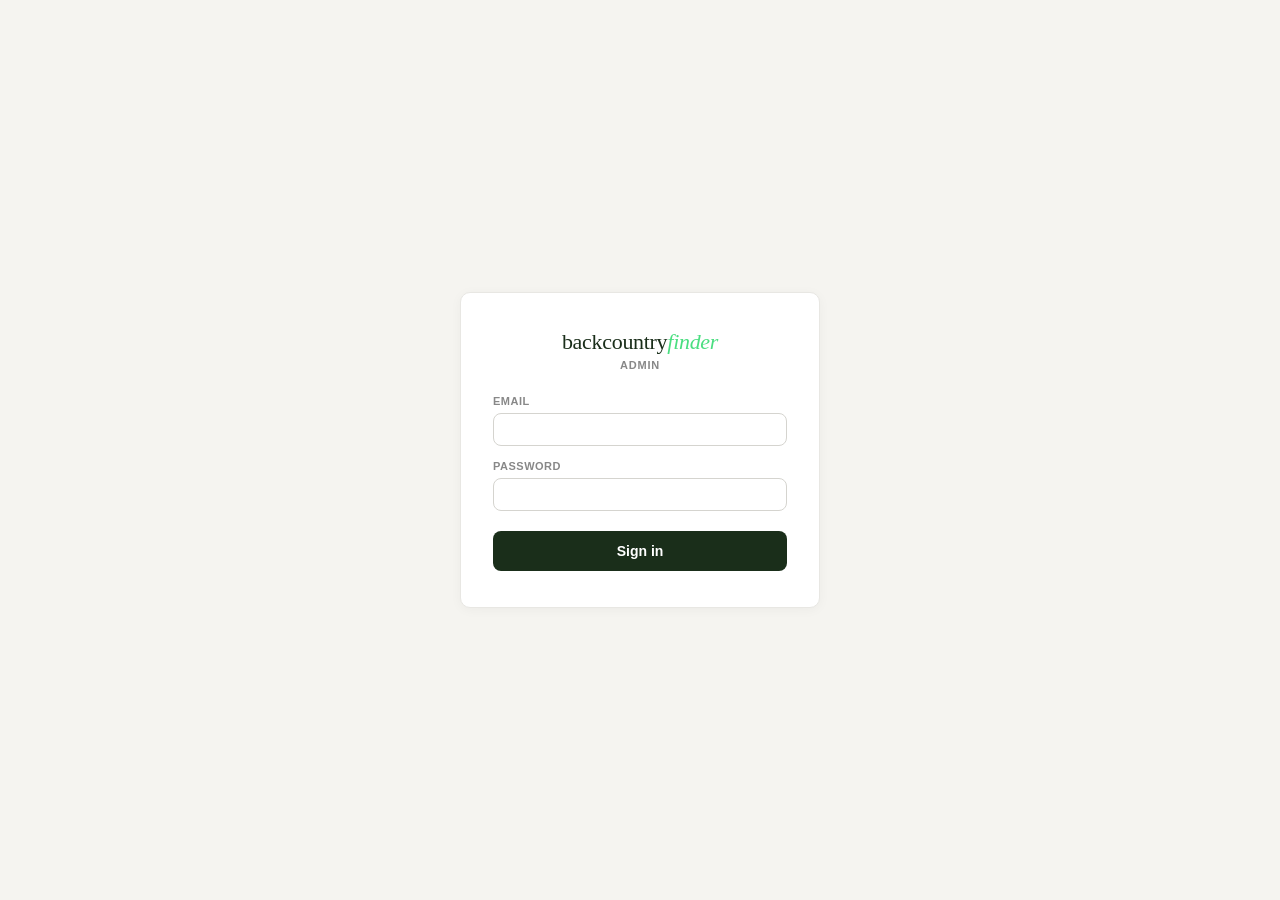
<file: admin.html>
<!DOCTYPE html>
<html lang="en">
<head>
<meta charset="UTF-8">
<meta name="viewport" content="width=device-width, initial-scale=1.0">
<meta name="robots" content="noindex, nofollow">
<title>Admin — BackcountryFinder</title>
<style>
  :root {
    --font: -apple-system, BlinkMacSystemFont, "Segoe UI", Roboto, Oxygen, Ubuntu, Cantarell, sans-serif;
    --bg: #f5f4f0;
    --bg-card: #ffffff;
    --text-primary: #1a1a1a;
    --text-secondary: #555;
    --text-tertiary: #888;
    --border: #e8e7e3;
    --border-mid: #d5d4cf;
    --green-dark: #1a2e1a;
    --green-accent: #4ade80;
    --green-light: #eaf3de;
    --red: #a32d2d;
    --red-light: #fde8e8;
    --amber: #854f0b;
    --amber-light: #faeeda;
    --radius: 10px;
    --radius-sm: 8px;
    --radius-pill: 20px;
  }
  * { box-sizing: border-box; }
  body { font-family: var(--font); background: var(--bg); color: var(--text-primary); margin: 0; -webkit-font-smoothing: antialiased; }

  /* Topnav */
  .topnav { background: #fff; border-bottom: 1px solid var(--border); padding: 0 36px; height: 60px; display: flex; align-items: center; justify-content: space-between; position: sticky; top: 0; z-index: 100; }
  .topnav-logo { font-size: 18px; font-family: Georgia, serif; color: var(--green-dark); letter-spacing: -0.3px; }
  .topnav-logo em { color: var(--green-accent); font-style: italic; }
  .topnav-right { display: flex; align-items: center; gap: 16px; font-size: 12px; color: var(--text-tertiary); }
  .signout-btn { font-size: 12px; font-weight: 600; color: var(--red); background: none; border: 1px solid var(--border-mid); padding: 6px 14px; border-radius: var(--radius-pill); cursor: pointer; font-family: var(--font); }
  .signout-btn:hover { background: var(--red-light); border-color: var(--red); }

  /* Tabs */
  .tabs { background: #fff; border-bottom: 1px solid var(--border); padding: 0 36px; display: flex; gap: 4px; }
  .tab { padding: 14px 18px; font-size: 13px; font-weight: 600; color: var(--text-secondary); cursor: pointer; border-bottom: 2px solid transparent; }
  .tab.active { color: var(--green-dark); border-bottom-color: var(--green-accent); }
  .tab:hover:not(.active) { color: var(--green-dark); }

  /* Main */
  .main { max-width: 1200px; margin: 0 auto; padding: 28px 36px 120px; }
  h2 { font-size: 20px; font-weight: 700; margin: 0 0 16px; letter-spacing: -0.3px; }
  h3 { font-size: 15px; font-weight: 700; margin: 24px 0 10px; color: var(--text-secondary); text-transform: uppercase; letter-spacing: 0.5px; }

  /* Cards / sections */
  .section { background: #fff; border: 1px solid var(--border); border-radius: var(--radius); padding: 18px 20px; margin-bottom: 16px; }
  .stats-row { display: grid; grid-template-columns: repeat(4, 1fr); gap: 12px; margin-bottom: 20px; }
  .stat-card { background: #fff; border: 1px solid var(--border); border-radius: var(--radius); padding: 16px 18px; }
  .stat-label { font-size: 10px; font-weight: 700; text-transform: uppercase; letter-spacing: 0.6px; color: var(--text-tertiary); margin-bottom: 6px; }
  .stat-value { font-size: 26px; font-weight: 800; color: var(--text-primary); letter-spacing: -0.5px; }

  /* Tables */
  table { width: 100%; border-collapse: collapse; font-size: 13px; }
  th { text-align: left; padding: 10px 12px; background: #faf9f5; color: var(--text-secondary); font-weight: 700; border-bottom: 1px solid var(--border); font-size: 11px; text-transform: uppercase; letter-spacing: 0.4px; }
  td { padding: 10px 12px; border-bottom: 1px solid #f5f4ef; vertical-align: top; }
  tr:hover td { background: #fbfaf6; }

  /* Badges */
  .badge { display: inline-block; font-size: 10px; font-weight: 700; text-transform: uppercase; letter-spacing: 0.3px; padding: 3px 9px; border-radius: var(--radius-pill); }
  .badge-green { background: var(--green-light); color: #2d6a11; }
  .badge-amber { background: var(--amber-light); color: var(--amber); }
  .badge-red { background: var(--red-light); color: var(--red); }
  .badge-grey { background: #f0efeb; color: var(--text-tertiary); }
  .badge-blue { background: #dceaf7; color: #1e4a7a; }
  .badge-yellow { background: #fbefc6; color: #7a5a09; }
  .badge-faded { background: #f0efeb; color: #bcb8ae; }

  /* Buttons */
  .btn { font-family: var(--font); font-size: 12px; font-weight: 600; padding: 6px 14px; border-radius: var(--radius-pill); border: 1px solid var(--border-mid); background: #fff; color: var(--text-primary); cursor: pointer; white-space: nowrap; }
  .btn:hover { border-color: var(--green-dark); }
  .btn-primary { background: var(--green-dark); color: #fff; border-color: var(--green-dark); }
  .btn-primary:hover { background: #0f1f0f; }
  .btn-danger { background: #fff; color: var(--red); border-color: #f5c6cb; }
  .btn-danger:hover { background: var(--red-light); }
  .btn-small { font-size: 11px; padding: 4px 10px; }

  /* Toggle */
  .toggle { position: relative; display: inline-block; width: 38px; height: 20px; }
  .toggle input { display: none; }
  .toggle-slider { position: absolute; inset: 0; background: #ccc; border-radius: 20px; cursor: pointer; transition: 0.2s; }
  .toggle-slider::before { content: ""; position: absolute; width: 14px; height: 14px; left: 3px; top: 3px; background: #fff; border-radius: 50%; transition: 0.2s; }
  .toggle input:checked + .toggle-slider { background: var(--green-accent); }
  .toggle input:checked + .toggle-slider::before { transform: translateX(18px); }

  /* Inputs */
  input[type="text"], input[type="email"], input[type="password"], select, textarea {
    font-family: var(--font); font-size: 13px; padding: 8px 12px; border: 1px solid var(--border-mid); border-radius: var(--radius-sm); background: #fff; width: 100%;
  }
  input:focus, select:focus, textarea:focus { outline: none; border-color: var(--green-dark); }
  textarea { resize: vertical; min-height: 60px; font-family: var(--font); line-height: 1.5; }

  /* Login */
  .login-wrap { min-height: 100vh; display: flex; align-items: center; justify-content: center; background: var(--bg); }
  .login-card { background: #fff; border: 1px solid var(--border); border-radius: var(--radius); padding: 36px 32px; width: 100%; max-width: 360px; box-shadow: 0 2px 12px rgba(0,0,0,0.04); }
  .login-logo { font-size: 22px; font-family: Georgia, serif; color: var(--green-dark); text-align: center; margin-bottom: 24px; letter-spacing: -0.3px; }
  .login-logo em { color: var(--green-accent); font-style: italic; }
  .login-logo .admin-tag { display: block; font-family: var(--font); font-size: 11px; text-transform: uppercase; letter-spacing: 0.8px; color: var(--text-tertiary); font-weight: 700; margin-top: 4px; }
  .field { margin-bottom: 14px; }
  .field label { display: block; font-size: 11px; font-weight: 700; text-transform: uppercase; letter-spacing: 0.5px; color: var(--text-tertiary); margin-bottom: 6px; }
  .login-btn { width: 100%; background: var(--green-dark); color: #fff; border: none; padding: 12px; border-radius: var(--radius-sm); font-family: var(--font); font-size: 14px; font-weight: 700; cursor: pointer; margin-top: 6px; }
  .login-btn:hover { background: #0f1f0f; }
  .login-btn:disabled { opacity: 0.5; cursor: default; }
  .login-error { background: var(--red-light); color: var(--red); font-size: 12px; padding: 10px 12px; border-radius: var(--radius-sm); margin-top: 12px; display: none; }

  /* Instruction box */
  .instructions { background: #faf9f5; border: 1px solid var(--border); border-radius: var(--radius-sm); padding: 0 14px; margin-bottom: 16px; overflow: hidden; }
  .instructions summary { list-style: none; cursor: pointer; padding: 10px 0; font-size: 12px; font-weight: 600; color: var(--text-secondary); display: flex; align-items: center; gap: 6px; user-select: none; }
  .instructions summary::-webkit-details-marker { display: none; }
  .instructions summary::after { content: "▾"; font-size: 10px; color: var(--text-tertiary); margin-left: auto; transition: transform 0.2s; }
  .instructions[open] summary::after { transform: rotate(180deg); }
  .instructions p { font-size: 13px; color: var(--text-secondary); line-height: 1.6; margin: 0 0 12px; }

  /* Hidden helper */
  .hidden { display: none !important; }

  /* Loading */
  .loading { text-align: center; color: var(--text-tertiary); font-size: 13px; padding: 28px; }
  .spinner { display: inline-block; width: 14px; height: 14px; border: 2px solid #ddd; border-top-color: var(--green-dark); border-radius: 50%; animation: spin 0.7s linear infinite; vertical-align: middle; margin-right: 6px; }
  @keyframes spin { to { transform: rotate(360deg); } }

  /* Toast */
  .toast { position: fixed; bottom: 24px; left: 50%; transform: translateX(-50%) translateY(12px); background: var(--green-dark); color: #fff; border-radius: var(--radius-sm); padding: 12px 20px; font-size: 13px; font-weight: 600; opacity: 0; pointer-events: none; transition: all 0.25s; z-index: 200; }
  .toast.show { opacity: 1; transform: translateX(-50%) translateY(0); }
  .toast.error { background: var(--red); }

  /* Modal / confirm */
  .modal-overlay { position: fixed; inset: 0; background: rgba(0,0,0,0.4); display: none; align-items: center; justify-content: center; z-index: 300; }
  .modal-overlay.show { display: flex; }
  .modal { background: #fff; border-radius: var(--radius); padding: 24px 28px; max-width: 420px; width: 100%; }
  .modal h3 { margin: 0 0 8px; font-size: 16px; text-transform: none; letter-spacing: normal; color: var(--text-primary); }
  .modal p { font-size: 13px; color: var(--text-secondary); margin: 0 0 20px; line-height: 1.6; }
  .modal-actions { display: flex; gap: 8px; justify-content: flex-end; }

  /* Rows with actions */
  .row-actions { display: flex; gap: 6px; flex-wrap: wrap; }

  /* Search */
  .search-row { display: flex; gap: 10px; margin-bottom: 12px; }
  .search-row input { flex: 1; }

  .detail-snippet { font-size: 12px; color: var(--text-tertiary); max-width: 340px; line-height: 1.4; }
  .meta-line { font-size: 11px; color: var(--text-tertiary); margin-top: 2px; }
  code { background: #f0efeb; padding: 2px 6px; border-radius: 4px; font-size: 11px; font-family: ui-monospace, monospace; }
</style>
</head>
<body>

<!-- LOGIN SCREEN -->
<div id="login-screen" class="login-wrap">
  <div class="login-card">
    <div class="login-logo">backcountry<em>finder</em><span class="admin-tag">admin</span></div>
    <form id="login-form">
      <div class="field">
        <label for="login-email">Email</label>
        <input type="email" id="login-email" required>
      </div>
      <div class="field">
        <label for="login-password">Password</label>
        <input type="password" id="login-password" required>
      </div>
      <button type="submit" class="login-btn" id="login-submit">Sign in</button>
      <div class="login-error" id="login-error"></div>
    </form>
  </div>
</div>

<!-- ADMIN UI -->
<div id="admin-ui" class="hidden">
  <nav class="topnav">
    <div class="topnav-logo">backcountry<em>finder</em> · admin</div>
    <div class="topnav-right">
      <span id="next-scrape-countdown"></span>
      <span id="user-email-display"></span>
      <button class="signout-btn" onclick="signOut()">Sign out</button>
    </div>
  </nav>

  <div class="tabs">
    <div class="tab active" data-tab="providers">Providers</div>
    <div class="tab" data-tab="location">Location Mappings</div>
    <div class="tab" data-tab="summaries">Summary Review</div>
    <div class="tab" data-tab="flags">Flags</div>
    <div class="tab" data-tab="audit">Audit Log</div>
    <div class="tab" data-tab="pipeline">Pipeline</div>
    <div class="tab" data-tab="activity">Activity Tracking</div>
    <div class="tab" data-tab="settings">Settings</div>
  </div>

  <div class="main">
    <!-- TAB: PROVIDERS -->
    <div class="tab-panel" id="panel-providers">
      <details class="instructions"><summary>How to use this tab</summary><p>Toggle a provider off to hide all their courses from the site. Toggling the active switch (in either direction) automatically dispatches the <code>sync-algolia.yml</code> workflow so the frontend Search grid updates within ~30 seconds instead of waiting for the next 6-hour cron. Click Run to trigger a fresh scrape for that provider. Click Validate to run the validator — use this after fixing a mapping or summary to confirm the flag is resolved without waiting for the next cron run. <strong>Scraper</strong> shows the booking platform we detected for that provider (<code>rezdy</code> / <code>checkfront</code> / <code>zaui</code> / <code>wordpress</code> / <code>unknown</code> etc.) — informational only, no implication about whether scraper code is shared. Dash if no scraper run has been recorded yet. <strong>Type</strong> indicates whether the scraper imports from a platform-specific shared helpers file. <strong>Shared utils</strong> (green) means the scraper writes a <code>shared_utils_module</code> value on its provider row at scrape time — today only <code>scraper_zaui_utils</code> qualifies, used by the 5 Zaui scrapers. <strong>Unique</strong> (amber) means the scraper is fully bespoke even when other providers happen to be on the same booking platform (e.g. Checkfront's three providers all have unique scrapers). The classification is data-driven from <code>providers.shared_utils_module</code> and updates automatically as new shared utils files land — no admin code change required. Last run shows the most recent scraper execution per provider. A yellow <strong>⚠ drop ↗</strong> badge appears on the status cell when the last scrape returned &gt;30% fewer courses than the previous run — click it to jump to the GitHub Actions workflow for that provider and investigate the scraper run (Initiative 7). Use Validate after Run to confirm fixes were applied. Validate alone is useful after fixing summaries — for mapping or scraper fixes, always Run first then Validate. Run all triggers a full scrape of all providers — expect 45-60 minutes. <strong>Date added</strong> shows when the provider was first inserted into the <code>providers</code> table (ISO date YYYY-MM-DD) — useful for spotting recent onboarding work or sorting newest-first to QA new providers. Column headers are clickable to sort ascending or descending — Provider, Scraper, Type, Last run, Courses, Status, and Date added are all sortable.</p></details>
      <div class="stats-row" id="stats-row">
        <div class="stat-card"><div class="stat-label">Providers</div><div class="stat-value" id="stat-providers">—</div></div>
        <div class="stat-card"><div class="stat-label">Courses</div><div class="stat-value" id="stat-courses">—</div></div>
        <div class="stat-card"><div class="stat-label">Auto-hidden</div><div class="stat-value" id="stat-auto-hidden">—</div></div>
        <div class="stat-card"><div class="stat-label">User flags</div><div class="stat-value" id="stat-user-flags">—</div></div>
      </div>

      <div class="section">
        <div style="display:flex;justify-content:space-between;align-items:center;margin-bottom:12px;">
          <h2 style="margin:0;">Providers</h2>
          <button class="btn btn-primary" onclick="triggerScraper('scraper-all.yml')">Run all</button>
        </div>
        <div id="providers-table-wrap"><div class="loading"><span class="spinner"></span>Loading…</div></div>
      </div>
    </div>

    <!-- TAB: LOCATION MAPPINGS -->
    <div class="tab-panel hidden" id="panel-location">
      <details class="instructions"><summary>How to use this tab</summary><p>Pending location mappings are Haiku suggestions waiting for your review. Approve Haiku's suggested canonical or correct it before approving. Use <strong>Add mapping</strong> to insert a raw → canonical pair directly without waiting for a pending suggestion. Editing an approved mapping cascades instantly to all matching course rows on the site. Column headers are clickable to sort ascending or descending.</p></details>
      <div class="section">
        <h2>Pending location mappings</h2>
        <div id="pending-locations-wrap"><div class="loading"><span class="spinner"></span>Loading…</div></div>
      </div>
      <div class="section">
        <div style="display:flex;justify-content:space-between;align-items:center;margin-bottom:12px;gap:8px;flex-wrap:wrap;">
          <h2 style="margin:0;">Approved location mappings</h2>
          <div style="display:flex;gap:8px;">
            <button class="btn" id="location-counts-btn" onclick="loadLocationCounts()">Load counts</button>
            <button class="btn btn-primary" onclick="window.showAddLocationMapping()">Add mapping</button>
          </div>
        </div>
        <div id="add-location-mapping-form" class="hidden" style="background:#faf9f5;border:1px solid var(--border);border-radius:var(--radius-sm);padding:12px;margin-bottom:12px;">
          <div style="display:flex;gap:10px;align-items:flex-end;flex-wrap:wrap;">
            <div style="flex:1;min-width:200px;"><label style="font-size:10px;font-weight:700;text-transform:uppercase;color:var(--text-tertiary);display:block;margin-bottom:4px;">Location raw</label><input type="text" id="new-lm-raw" placeholder="e.g. Canmore AB"></div>
            <div style="flex:1;min-width:200px;"><label style="font-size:10px;font-weight:700;text-transform:uppercase;color:var(--text-tertiary);display:block;margin-bottom:4px;">Location canonical</label><input type="text" id="new-lm-canon" placeholder="e.g. Canmore, AB"></div>
            <button class="btn btn-small btn-primary" onclick="window.saveNewLocationMapping()">Save</button>
            <button class="btn btn-small" onclick="window.hideAddLocationMapping()">Cancel</button>
          </div>
        </div>
        <div class="search-row"><input type="text" id="location-search" placeholder="Search locations…" oninput="renderLocationMappings()"></div>
        <div id="location-mappings-wrap"><div class="loading"><span class="spinner"></span>Loading…</div></div>
      </div>
    </div>

    <!-- TAB: SUMMARIES -->
    <div class="tab-panel hidden" id="panel-summaries">
      <details class="instructions"><summary>How to use this tab</summary><p>Exception inbox — summaries go live automatically. Only three cases land here: (1) <strong>summary bleed</strong> — the validator detected identical text on two different course titles and auto-hid the second occurrence, (2) <strong>generation failed</strong> — the validator's inline backfill could not produce a summary for a course with null text (visible card, blank summary), (3) <strong>user bad_description reports</strong> — someone flagged the description as bad. Edit the <strong>Card description</strong> textarea (shown on cards) as needed, then click <strong>Save</strong>. Save writes the text, clears any auto-flag or user flag on the course, and records an exception so the validator does not re-flag the same summary text on future runs. Click <strong>Regenerate</strong> for a fresh Haiku pass if you want a different starting point. The <strong>Search document</strong> is keyword text for Algolia and is not shown to users.</p></details>
      <div class="section">
        <h2>Exceptions</h2>
        <div id="summaries-wrap"><div class="loading"><span class="spinner"></span>Loading…</div></div>
      </div>
    </div>

    <!-- TAB: FLAGS -->
    <div class="tab-panel hidden" id="panel-flags">
      <details class="instructions"><summary>How to use this tab</summary><p>Auto-hidden courses are hidden from the site until the flag is resolved. Summary-related issues (bleed, user bad_description reports, generation failures) go to the Summary Review tab — this tab surfaces duplicates, date escalations, price escalations, and availability warnings. <strong>Duplicates</strong> are always scraper bugs (Initiative 6) — each group shows a read-only <strong>scraper_&lt;provider_id&gt;.py ↗</strong> link directly to the offending file on GitHub; open it, fix the iteration logic, re-run the scraper, and the duplicates clear on the next validate. Use Clear all only if you need to suppress a title pattern that cannot be fixed provider-side. <strong>Date escalations</strong> appear 24 hours after a past-date or far-future (&gt;2&nbsp;yr) course is first flagged — copy the email body, send to the provider, then Clear to suppress that course_id permanently. <strong>Price escalations</strong> appear 24 hours after a course with a zero or negative price is first detected (same copy-email-then-Clear pattern). Warnings are courses still visible on the site but with availability gaps. Scraper count-drop alerts moved to the Providers tab as a yellow badge on the status cell (Initiative 7). Click Re-validate all to refresh flags and warnings after making fixes.</p></details>
      <div class="stats-row" style="grid-template-columns:repeat(3,1fr);">
        <div class="stat-card"><div class="stat-label">User reports</div><div class="stat-value" id="stat-flags-user">—</div></div>
        <div class="stat-card"><div class="stat-label">Auto-hidden</div><div class="stat-value" id="stat-flags-auto" style="color:var(--red);">—</div></div>
        <div class="stat-card"><div class="stat-label">Warnings</div><div class="stat-value" id="stat-flags-warnings" style="color:var(--amber);">—</div></div>
      </div>
      <div class="section">
        <div style="display:flex;justify-content:space-between;align-items:center;margin-bottom:12px;gap:8px;flex-wrap:wrap;">
          <h2 style="margin:0;">Flags</h2>
          <div style="display:flex;gap:8px;flex-wrap:wrap;">
            <button class="btn" id="reload-flags-btn" onclick="window.reloadFlags()">Reload flags</button>
            <button class="btn" id="revalidate-all-btn" onclick="window.revalidateAll()">Re-validate all ↗</button>
            <button class="btn btn-primary" onclick="copyFixablePrompt()">Copy fixable flags prompt</button>
          </div>
        </div>
        <h3>User reports</h3>
        <div id="user-flags-wrap"><div class="loading"><span class="spinner"></span>Loading…</div></div>
        <h3>Validator auto-flags</h3>
        <div id="auto-flags-wrap"><div class="loading"><span class="spinner"></span>Loading…</div></div>
        <h3>Date escalations</h3>
        <p style="font-size:12px;color:var(--text-tertiary);margin:-4px 0 10px;">Past-dated or far-future (&gt;2&nbsp;yr) courses that have been in the bad state for 24+ hours. Already hidden from the frontend. Copy the email body, send to the provider, then click Clear.</p>
        <div id="date-escalations-wrap"><div class="loading"><span class="spinner"></span>Loading…</div></div>
        <h3>Price escalations</h3>
        <p style="font-size:12px;color:var(--text-tertiary);margin:-4px 0 10px;">Courses with a zero or negative price that have been in the bad state for 24+ hours. Already hidden from the frontend. Copy the email body, send to the provider, then click Clear.</p>
        <div id="price-escalations-wrap"><div class="loading"><span class="spinner"></span>Loading…</div></div>
        <h3>Warnings</h3>
        <p style="font-size:12px;color:var(--text-tertiary);margin:-4px 0 10px;">Courses still visible but with data quality issues.</p>
        <div id="warnings-wrap"><div class="loading"><span class="spinner"></span>Loading…</div></div>
      </div>
    </div>

    <!-- TAB: AUDIT -->
    <div class="tab-panel hidden" id="panel-audit">
      <details class="instructions"><summary>How to use this tab</summary><p>A record of all admin actions. Use this to trace when a mapping was approved, a flag was resolved, or a scraper was triggered.</p></details>
      <div class="section">
        <h2>Audit log</h2>
        <div class="search-row"><input type="text" id="audit-search" placeholder="Search actions or detail…" oninput="renderAuditLog()"></div>
        <div id="audit-wrap"><div class="loading"><span class="spinner"></span>Loading…</div></div>
      </div>
    </div>

    <!-- TAB: PIPELINE -->
    <div class="tab-panel hidden" id="panel-pipeline">
      <details class="instructions"><summary>How to use this tab</summary><p><strong>Discovery Cloud</strong> (top) controls the search terms the weekly <code>refresh_discovery_cloud.py</code> + <code>discover_providers.py</code> cron uses to find new providers. Activity terms come from course-title bigrams across 2+ providers; location terms come from provider locations + location mappings. Add a manual term to search for niches not yet in your data. Click <strong>Remove</strong> to block a term — it stays in the table greyed out and the refresh script will not re-add it on its next run. Click <strong>Restore</strong> to un-block. <strong>Quality</strong> shows "X found / Y skipped" — &gt;80% skip rate (with 5+ total) gets a warning.</p>
      <p><strong>Provider pipeline</strong> (middle): providers already live in the Providers tab are auto-hidden. This list shows candidates still to be onboarded. Click <strong>Add provider</strong> to paste a URL — Claude Haiku fetches the site and pre-fills name, location, platform, complexity, priority, plus Google Places rating. Click the small <strong>Detect</strong> button in the Platform column to re-run signature detection (fetches the homepage, matches against <code>PLATFORM_SIGNATURES</code>) — useful for rows Haiku guessed wrong. Click <strong>Copy prompt ↗</strong> on any row to copy a Claude Code instruction for building the scraper. The rightmost <strong>Date added</strong> column shows when the prospect was first inserted into <code>provider_pipeline</code> (ISO date YYYY-MM-DD) — useful for triaging recent finds vs. stale candidates. Column headers for Name, Platform, Status, Priority, and Date added are clickable to sort. Click Edit to change status/platform/priority/notes inline.</p>
      <p><strong>URL drift</strong> (bottom): for scrapers with hardcoded URL lists (currently <code>scraper_yamnuska.py</code> and <code>scraper_cloud_nine_guides.py</code>), each run probes the provider homepage for program URLs not in the hardcoded list and surfaces them here. Click <strong>Add</strong> to copy the URL with paste instructions for the scraper file (mark reviewed=added). Click <strong>Reject</strong> to mark the URL as not-a-program (won't resurface). Auto-discovery scrapers don't appear here — they pick up new URLs automatically.</p></details>

      <!-- Discovery Cloud -->
      <div class="section">
        <div style="display:flex;justify-content:space-between;align-items:center;margin-bottom:12px;">
          <h2 style="margin:0;">Discovery Cloud — Activity Terms</h2>
          <button class="btn btn-primary" onclick="showAddCloudTerm('activity')">Add term</button>
        </div>
        <div id="add-cloud-activity-form" class="hidden" style="background:#faf9f5;border:1px solid var(--border);border-radius:var(--radius-sm);padding:12px;margin-bottom:12px;">
          <div style="display:flex;gap:8px;align-items:flex-end;">
            <div style="flex:1;"><label style="font-size:10px;font-weight:700;text-transform:uppercase;color:var(--text-tertiary);display:block;margin-bottom:4px;">Term</label><input type="text" id="new-cloud-activity-term" placeholder="backcountry skiing"></div>
            <button class="btn btn-small btn-primary" onclick="addCloudTerm('activity')">Add</button>
            <button class="btn btn-small" onclick="hideAddCloudTerm('activity')">Cancel</button>
          </div>
        </div>
        <div id="cloud-activity-wrap"><div class="loading"><span class="spinner"></span>Loading…</div></div>
      </div>

      <div class="section">
        <div style="display:flex;justify-content:space-between;align-items:center;margin-bottom:12px;">
          <h2 style="margin:0;">Discovery Cloud — Location Terms</h2>
          <button class="btn btn-primary" onclick="showAddCloudTerm('location')">Add term</button>
        </div>
        <div id="add-cloud-location-form" class="hidden" style="background:#faf9f5;border:1px solid var(--border);border-radius:var(--radius-sm);padding:12px;margin-bottom:12px;">
          <div style="display:flex;gap:8px;align-items:flex-end;">
            <div style="flex:1;"><label style="font-size:10px;font-weight:700;text-transform:uppercase;color:var(--text-tertiary);display:block;margin-bottom:4px;">Term</label><input type="text" id="new-cloud-location-term" placeholder="Yukon"></div>
            <button class="btn btn-small btn-primary" onclick="addCloudTerm('location')">Add</button>
            <button class="btn btn-small" onclick="hideAddCloudTerm('location')">Cancel</button>
          </div>
        </div>
        <div id="cloud-location-wrap"><div class="loading"><span class="spinner"></span>Loading…</div></div>
      </div>

      <div style="display:flex;justify-content:flex-end;margin-bottom:12px;">
        <button class="btn btn-primary" id="add-provider-btn" onclick="window.showAddProvider()">Add provider</button>
      </div>
      <div id="add-provider-form" class="hidden" style="background:#faf9f5;border:1px solid var(--border);border-radius:var(--radius-sm);padding:14px 16px;margin-bottom:16px;">
        <div style="display:flex;gap:10px;align-items:flex-end;flex-wrap:wrap;">
          <div style="flex:1;min-width:260px;">
            <label style="font-size:10px;font-weight:700;text-transform:uppercase;color:var(--text-tertiary);display:block;margin-bottom:4px;">Website URL</label>
            <input type="text" id="new-provider-url" placeholder="https://...">
          </div>
          <button class="btn btn-small btn-primary" id="analyse-provider-btn" onclick="window.addAndAnalyseProvider()">Add &amp; Analyse</button>
          <button class="btn btn-small" onclick="window.hideAddProvider()">Cancel</button>
        </div>
      </div>
      <div class="section">
        <h2>Provider pipeline</h2>
        <div id="pipeline-table-wrap"><div class="loading"><span class="spinner"></span>Loading…</div></div>
      </div>
      <div class="section">
        <h2>URL drift</h2>
        <p style="font-size:12px;color:var(--text-secondary);margin:0 0 12px;">
          Program URLs detected on a provider homepage that aren't in the scraper's hardcoded list.
          Only applies to scrapers with hardcoded URL lists (yamnuska, cloud-nine-guides).
          <strong>Add</strong> copies the URL with paste instructions; <strong>Reject</strong> marks it as not a real program.
        </p>
        <div id="url-drift-wrap"><div class="loading"><span class="spinner"></span>Loading…</div></div>
      </div>
    </div>

    <!-- TAB: ACTIVITY TRACKING -->
    <div class="tab-panel hidden" id="panel-activity">
      <details class="instructions"><summary>How to use this tab</summary><p>The catalog of every activity any scraper has seen. Each row is one <code>(provider, activity)</code> pair. <strong>Visible</strong> controls whether the scraper scans the activity AND whether it appears on the frontend — flipping a row off stops all work (detail fetch, availability walk, card render). <strong>Tracking mode</strong> is Zaui-only: <code>immediate</code> (short lookahead, default 14 days) vs <code>extended</code> (long lookahead, default 180 days). Non-Zaui rows have this column disabled. Edit the two numeric windows at the top to tune the day counts globally; scrapers read them on next run. Rows never disappear when toggled — the table reflects the admin-facing catalog, not "rows still needing attention". Use the provider dropdown and search box to narrow. Bulk actions act on the currently-filtered set; non-Zaui rows silently skip tracking-mode bulk updates. Columns are sortable. After a batch of Show/Hide toggles, click <strong>Sync Algolia</strong> to refresh the frontend search index (~30s). The DB changes instantly via the cascade, but the search grid reads from Algolia and needs a sync to pick up new hides/shows.</p></details>

      <div class="section">
        <h2 style="margin-top:0;">Lookahead windows (days)</h2>
        <div style="display:flex;gap:16px;align-items:flex-end;flex-wrap:wrap;">
          <label style="display:flex;flex-direction:column;gap:4px;font-size:13px;color:var(--text-secondary);">
            Extended
            <input type="number" id="cfg-extended" min="1" max="730" style="width:110px;padding:6px 10px;border:1px solid var(--border);border-radius:var(--radius-sm);font-size:14px;">
          </label>
          <label style="display:flex;flex-direction:column;gap:4px;font-size:13px;color:var(--text-secondary);">
            Immediate
            <input type="number" id="cfg-immediate" min="1" max="730" style="width:110px;padding:6px 10px;border:1px solid var(--border);border-radius:var(--radius-sm);font-size:14px;">
          </label>
          <button class="btn btn-primary" onclick="window.saveScraperConfig()">Save windows</button>
          <span id="cfg-status" style="font-size:12px;color:var(--text-tertiary);"></span>
        </div>
      </div>

      <div class="section">
        <div style="display:flex;justify-content:space-between;align-items:center;margin-bottom:12px;gap:8px;flex-wrap:wrap;">
          <h2 style="margin:0;">Activity catalog</h2>
          <div style="display:flex;gap:8px;align-items:center;flex-wrap:wrap;">
            <select id="activity-provider-filter" onchange="window.renderActivityTable()" style="padding:6px 10px;border:1px solid var(--border);border-radius:var(--radius-sm);font-size:13px;">
              <option value="">All providers</option>
            </select>
            <input type="search" id="activity-search" placeholder="Search title…" oninput="window.renderActivityTable()" style="padding:6px 10px;border:1px solid var(--border);border-radius:var(--radius-sm);font-size:13px;width:220px;">
            <button class="btn btn-small" onclick="window.syncAlgoliaFromActivity(this)">Sync Algolia</button>
            <button class="btn btn-small" onclick="window.loadActivityTab()">Reload</button>
          </div>
        </div>
        <div id="activity-bulk-bar" class="hidden" style="display:flex;gap:8px;align-items:center;padding:10px 14px;background:#faf9f5;border:1px solid var(--border);border-radius:var(--radius-sm);margin-bottom:12px;flex-wrap:wrap;">
          <span id="activity-bulk-count" style="font-size:13px;color:var(--text-secondary);"></span>
          <button class="btn btn-small" onclick="window.bulkActivity('show')">Show</button>
          <button class="btn btn-small" onclick="window.bulkActivity('hide')">Hide</button>
          <span style="color:var(--text-tertiary);font-size:12px;">· Zaui-only:</span>
          <button class="btn btn-small" onclick="window.bulkActivity('immediate')">→ immediate</button>
          <button class="btn btn-small" onclick="window.bulkActivity('extended')">→ extended</button>
          <button class="btn btn-small" onclick="window.clearActivitySelection()" style="margin-left:auto;">Clear selection</button>
        </div>
        <div id="activity-table-wrap"><div class="loading"><span class="spinner"></span>Loading…</div></div>
      </div>
    </div>

    <!-- TAB: SETTINGS -->
    <div class="tab-panel hidden" id="panel-settings">
      <details class="instructions"><summary>How to use this tab</summary><p>Static reference for the canonical location format.</p></details>
      <div class="section">
        <h2>Canonical location format</h2>
        <p style="font-size:13px;color:var(--text-secondary);line-height:1.6;margin:0 0 12px;">Use <code>"City, Province"</code> for towns and <code>"Area Name, Province"</code> for ranges.</p>
        <ul style="font-size:13px;color:var(--text-secondary);line-height:1.9;margin:0;padding-left:20px;">
          <li><code>Canmore, AB</code></li>
          <li><code>Squamish, BC</code></li>
          <li><code>Rogers Pass, BC</code></li>
          <li><code>Bugaboos, BC</code></li>
        </ul>
      </div>
    </div>
  </div>
</div>

<!-- TOAST -->
<div class="toast" id="toast"></div>

<!-- CONFIRM MODAL -->
<div class="modal-overlay" id="confirm-modal">
  <div class="modal">
    <h3 id="confirm-title">Confirm</h3>
    <p id="confirm-message">Are you sure?</p>
    <div class="modal-actions">
      <button class="btn" onclick="closeConfirm(false)">Cancel</button>
      <button class="btn btn-danger" id="confirm-ok" onclick="closeConfirm(true)">Confirm</button>
    </div>
  </div>
</div>

<script type="module">
/*
  Supabase table prerequisite (run manually in SQL editor if not already present):

  CREATE TABLE IF NOT EXISTS validator_warnings (
    id bigint generated always as identity primary key,
    provider_id text not null,
    course_id text,
    title text,
    check_type text not null,
    reason text not null,
    run_at timestamptz default now()
  );

  GRANT SELECT, INSERT, DELETE ON validator_warnings TO anon, authenticated, service_role;

  -- For the Location Mappings tab "Add mapping" button:
  CREATE POLICY "authenticated can insert location_mappings"
    ON location_mappings FOR INSERT TO authenticated WITH CHECK (true);

  -- For the Pipeline tab "Add provider" form and inline edit:
  CREATE POLICY "authenticated can insert provider_pipeline"
    ON provider_pipeline FOR INSERT TO authenticated WITH CHECK (true);

  CREATE POLICY "authenticated can update provider_pipeline"
    ON provider_pipeline FOR UPDATE TO authenticated USING (true);

  -- Required for the UPDATE path's Prefer: return=representation to echo back
  -- the updated row. Without this, PATCH succeeds but returns [] and the
  -- admin UI surfaces it as "0 rows updated" (by design — prevents silent
  -- RLS blocks from looking like success).
  CREATE POLICY "authenticated can select provider_pipeline"
    ON provider_pipeline FOR SELECT TO authenticated USING (true);

  -- For the Pipeline tab Date added column. Idempotent — no-op if the column
  -- already exists. NOT NULL DEFAULT now() backfills any existing rows with
  -- the moment of the migration (real insert dates aren't recoverable for
  -- pre-migration prospects); new inserts via discover_providers.py and the
  -- "Add provider" form auto-populate going forward.
  ALTER TABLE provider_pipeline
    ADD COLUMN IF NOT EXISTS created_at timestamptz NOT NULL DEFAULT now();

  -- For the Flags tab "Clear all" (admin suppressions — validate_provider.py
  -- consumes this table at start of run and skips flagging matching rows).
  CREATE TABLE IF NOT EXISTS validator_suppressions (
    id bigserial PRIMARY KEY,
    provider_id text,
    title_contains text,
    flag_reason text,
    created_at timestamptz DEFAULT now()
  );

  GRANT SELECT, INSERT ON validator_suppressions TO anon, authenticated, service_role;

  -- Lets authenticated admin update courses from the Flags tab actions.
  CREATE POLICY "authenticated can update courses"
    ON courses FOR UPDATE TO authenticated USING (true);
*/
import { createClient } from 'https://esm.sh/@supabase/supabase-js@2';

const SUPABASE_URL = 'https://owzrztaguehebkatnatc.supabase.co';
const SUPABASE_KEY = 'sb_publishable_lqIyTGAgCn09Yfh1eacSPg_tcs9SJcB';
window.SUPABASE_URL = SUPABASE_URL;
window.SUPABASE_KEY = SUPABASE_KEY;
const ADMIN_EMAIL  = 'luke@backcountryfinder.com';
const IDLE_TIMEOUT_MS = 30 * 60 * 1000;

const WORKFLOW_MAP = {
  altus: 'scraper-altus.yml',
  msaa: 'scraper-msaa.yml',
  cwms: 'scraper-cwms.yml',
  summit: 'scraper-summit.yml',
  iag: 'scraper-iag.yml',
  hvi: 'scraper-hvi.yml',
  srg: 'scraper-srg.yml',
  'skaha-rock-adventures': 'scraper-skaha-rock-adventures.yml',
  aaa: 'scraper-aaa.yml',
  bsa: 'scraper-bsa.yml',
  jht: 'scraper-jht.yml',
  yamnuska: 'scraper-yamnuska.yml',
};

const sb = createClient(SUPABASE_URL, SUPABASE_KEY);
let session = null;
let idleTimer = null;

// State caches for filter searches
let cachedLocationMappings = [];
let cachedAuditLog = [];
let pendingConfirm = null;

// ── Toast ─────────────────────────────────────────
function toast(msg, isError = false) {
  const el = document.getElementById('toast');
  el.textContent = msg;
  el.className = 'toast show' + (isError ? ' error' : '');
  setTimeout(() => { el.className = 'toast' + (isError ? ' error' : ''); }, 2800);
}

// ── Confirm ───────────────────────────────────────
function confirmAction(title, message, onConfirm) {
  document.getElementById('confirm-title').textContent = title;
  document.getElementById('confirm-message').textContent = message;
  pendingConfirm = onConfirm;
  document.getElementById('confirm-modal').classList.add('show');
}
window.closeConfirm = (ok) => {
  document.getElementById('confirm-modal').classList.remove('show');
  if (ok && pendingConfirm) pendingConfirm();
  pendingConfirm = null;
};

// ── Auth ─────────────────────────────────────────
document.getElementById('login-form').addEventListener('submit', async (e) => {
  e.preventDefault();
  const email = document.getElementById('login-email').value.trim();
  const password = document.getElementById('login-password').value;
  const btn = document.getElementById('login-submit');
  const err = document.getElementById('login-error');
  err.style.display = 'none';
  btn.disabled = true;
  btn.textContent = 'Signing in…';
  try {
    const { data, error } = await sb.auth.signInWithPassword({ email, password });
    if (error) throw error;
    if (data.user?.email !== ADMIN_EMAIL) {
      await sb.auth.signOut();
      throw new Error('Unauthorized account');
    }
    session = data.session;
    enterAdmin();
  } catch (e) {
    err.textContent = e.message || 'Sign in failed';
    err.style.display = 'block';
  } finally {
    btn.disabled = false;
    btn.textContent = 'Sign in';
  }
});

async function checkSession() {
  const { data } = await sb.auth.getSession();
  if (data.session && data.session.user?.email === ADMIN_EMAIL) {
    session = data.session;
    enterAdmin();
  }
}

function enterAdmin() {
  document.getElementById('login-screen').classList.add('hidden');
  document.getElementById('admin-ui').classList.remove('hidden');
  document.getElementById('user-email-display').textContent = session.user.email;
  resetIdleTimer();
  loadProvidersTab();
}

window.signOut = async () => {
  await sb.auth.signOut();
  session = null;
  window.location.reload();
};

function resetIdleTimer() {
  if (idleTimer) clearTimeout(idleTimer);
  idleTimer = setTimeout(() => {
    toast('Signed out due to inactivity', false);
    signOut();
  }, IDLE_TIMEOUT_MS);
}
['click', 'keydown', 'mousemove', 'scroll'].forEach(ev => {
  document.addEventListener(ev, () => { if (session) resetIdleTimer(); });
});

// ── Edge function caller ─────────────────────────
async function callEdge(name, body) {
  const res = await fetch(`${SUPABASE_URL}/functions/v1/${name}`, {
    method: 'POST',
    headers: {
      'Content-Type': 'application/json',
      'Authorization': `Bearer ${session.access_token}`,
    },
    body: JSON.stringify(body),
  });
  const data = await res.json().catch(() => ({}));
  if (!res.ok || data.error) {
    throw new Error(data.error || `HTTP ${res.status}`);
  }
  return data;
}

// ── Supabase read helper (uses anon key) ─────────
async function sbSelect(table, opts = {}) {
  let q = sb.from(table).select(opts.select || '*');
  if (opts.eq) for (const [k, v] of Object.entries(opts.eq)) q = q.eq(k, v);
  if (opts.order) q = q.order(opts.order.col, { ascending: opts.order.ascending ?? true });
  if (opts.limit) q = q.limit(opts.limit);
  const { data, error } = await q;
  if (error) throw error;
  return data || [];
}

// ── Tab switching ────────────────────────────────
document.querySelectorAll('.tab').forEach(t => {
  t.addEventListener('click', () => {
    document.querySelectorAll('.tab').forEach(x => x.classList.remove('active'));
    document.querySelectorAll('.tab-panel').forEach(x => x.classList.add('hidden'));
    t.classList.add('active');
    document.getElementById(`panel-${t.dataset.tab}`).classList.remove('hidden');
    const loaders = {
      providers: loadProvidersTab,
      location:  loadLocationTab,
      summaries: loadSummariesTab,
      flags:     loadFlagsTab,
      audit:     loadAuditTab,
      pipeline:  loadPipelineTab,
      activity:  loadActivityTab,
      settings:  loadSettingsTab,
    };
    loaders[t.dataset.tab]?.();
  });
});

// ── Helpers ──────────────────────────────────────
function esc(s) { return String(s ?? '').replace(/[<>&"']/g, c => ({'<':'&lt;','>':'&gt;','&':'&amp;','"':'&quot;',"'":'&#39;'}[c])); }
function fmt(d) { if (!d) return '—'; const dt = new Date(d); return dt.toLocaleString('en-CA', { year: 'numeric', month: 'short', day: '2-digit', hour: '2-digit', minute: '2-digit' }); }

// ── Tab 1: Providers ─────────────────────────────
// Generic sort helpers — nulls always sink to the bottom regardless of direction
function isNullish(v) { return v === null || v === undefined || v === ''; }
function cmpValues(av, bv, dir) {
  const an = isNullish(av), bn = isNullish(bv);
  if (an && bn) return 0;
  if (an) return 1;
  if (bn) return -1;
  let c;
  if (typeof av === 'number' && typeof bv === 'number') c = av - bv;
  else c = String(av).toLowerCase().localeCompare(String(bv).toLowerCase());
  return dir === 'desc' ? -c : c;
}
function sortIndicator(state, col) {
  if (state.col !== col) return '';
  return state.dir === 'asc' ? ' ↑' : ' ↓';
}
function sortableHeader(state, col, label, onclick) {
  const activeColor = state.col === col ? 'color:var(--green-dark);' : '';
  return `<th style="cursor:pointer;user-select:none;white-space:nowrap;${activeColor}" onclick="${onclick}">${esc(label)}${sortIndicator(state, col)}</th>`;
}
function toggleSortState(state, col) {
  if (state.col === col) state.dir = state.dir === 'asc' ? 'desc' : 'asc';
  else { state.col = col; state.dir = 'asc'; }
}

// Efficient row counter using Prefer: count=exact + limit=0
// Returns the total row count matching the given query filters without transferring any rows.
async function countRows(table, filterQuery = '') {
  const url = `${SUPABASE_URL}/rest/v1/${table}?select=id&limit=0${filterQuery ? '&' + filterQuery : ''}`;
  const res = await fetch(url, {
    headers: {
      'apikey': SUPABASE_KEY,
      'Authorization': `Bearer ${SUPABASE_KEY}`,
      'Prefer': 'count=exact',
    },
  });
  const cr = res.headers.get('content-range') || '';
  const total = parseInt(cr.split('/')[1]);
  return Number.isFinite(total) ? total : 0;
}

// Providers table state
// Per-row enrichment: {id, name, active, created_at, lastRun, prevRun, visible,
//   af, uf, scraperPlatform: booking_platform shown in the Scraper column,
//   scraperType: 'shared' | 'unique' | '' — drives the Type column}
let cachedProviders = [];
let providersSort = { col: 'name', dir: 'asc' };

// The Type column is data-driven from `providers.shared_utils_module`.
// Each scraper writes that field at run start via
// `update_provider_shared_utils(PROVIDER["id"], PROVIDER.get("shared_utils_module"))`
// (see scraper_utils.py). Today only `scraper_zaui_utils` qualifies — it's
// shared across the 5 Zaui scrapers. When a new shared utils file lands,
// the consuming scrapers add `shared_utils_module: 'scraper_<x>_utils'` to
// their PROVIDER dict and the Type column flips to "Shared utils" on the
// next scrape — no admin code change required.

async function fetchRunLog() {
  // Direct REST (anon key) — resilient against the JS client's RLS quirks.
  // PREREQUISITE: scraper_run_log needs an anon SELECT policy. Run once in Supabase SQL editor:
  //   ALTER TABLE scraper_run_log ENABLE ROW LEVEL SECURITY;
  //   CREATE POLICY anon_read ON scraper_run_log FOR SELECT TO anon, authenticated USING (true);
  // (Or if RLS is already disabled and reads work, this is a no-op.)
  const url = `${SUPABASE_URL}/rest/v1/scraper_run_log?select=provider_id,run_at,course_count&order=run_at.desc&limit=2000`;
  const res = await fetch(url, {
    headers: {
      'apikey': SUPABASE_KEY,
      'Authorization': `Bearer ${SUPABASE_KEY}`,
      'Content-Type': 'application/json',
    },
  });
  if (!res.ok) {
    console.error('scraper_run_log fetch failed', res.status, await res.text());
    return [];
  }
  return res.json();
}

async function loadProvidersTab() {
  try {
    // Fetch the lightweight per-row dataset we need to compute unique-course
    // counts client-side. Each Supabase row is a (course, date) tuple — title
    // hash is the last 8 chars of the V2 stable id `{provider}-{date}-{hash}`
    // or `{provider}-flex-{hash}`. Deduping by `(provider_id, title_hash)`
    // gives us the same unique-course count the live frontend sees post-PR-#43
    // Algolia dedup. Paginated 1000-at-a-time so the table can grow past 50k
    // without breaking.
    const courseRows = [];
    let page = 0;
    const PAGE_SIZE = 1000;
    while (true) {
      const offset = page * PAGE_SIZE;
      const r = await fetch(
        `${SUPABASE_URL}/rest/v1/courses?select=id,provider_id,active,flagged,auto_flagged&limit=${PAGE_SIZE}&offset=${offset}&order=id`,
        { headers: { apikey: SUPABASE_KEY, Authorization: `Bearer ${SUPABASE_KEY}` } }
      );
      if (!r.ok) throw new Error(`Supabase ${r.status} fetching courses`);
      const chunk = await r.json();
      courseRows.push(...chunk);
      if (chunk.length < PAGE_SIZE) break;
      page += 1;
      if (page > 200) break;  // 200k-row safety stop
    }

    const providers = await sbSelect('providers', { select: 'id,name,active,booking_platform,shared_utils_module,created_at' });
    const runs = await fetchRunLog();

    // Dedup by (provider_id, title_hash). Track sets per provider for the
    // table, plus global sets for the stat row.
    const allCourseHashes  = new Set();
    const autoHiddenHashes = new Set();
    const userFlagHashes   = new Set();
    const perProviderHashes = {};  // provider_id → { visible: Set, af: Set, uf: Set }
    for (const row of courseRows) {
      if (!row.id || row.id.length < 8) continue;
      const th = row.id.slice(-8);
      const pid = row.provider_id || '';
      const key = `${pid}::${th}`;
      allCourseHashes.add(key);
      if (row.auto_flagged) autoHiddenHashes.add(key);
      if (row.flagged)      userFlagHashes.add(key);
      if (!perProviderHashes[pid]) {
        perProviderHashes[pid] = { visible: new Set(), af: new Set(), uf: new Set() };
      }
      if (row.active && !row.flagged && !row.auto_flagged) {
        perProviderHashes[pid].visible.add(th);
      }
      if (row.auto_flagged) perProviderHashes[pid].af.add(th);
      if (row.flagged)      perProviderHashes[pid].uf.add(th);
    }

    document.getElementById('stat-providers').textContent = providers.length;
    document.getElementById('stat-courses').textContent = allCourseHashes.size;
    document.getElementById('stat-auto-hidden').textContent = autoHiddenHashes.size;
    document.getElementById('stat-user-flags').textContent = userFlagHashes.size;

    // Initiative 7: track the last two runs per provider to compute a
    // client-side count-drop signal. `runs` is ordered by run_at desc so
    // the first hit per provider is the latest, the second is the previous.
    const lastRunByProvider = {};
    const prevRunByProvider = {};
    for (const r of runs) {
      if (!lastRunByProvider[r.provider_id]) { lastRunByProvider[r.provider_id] = r; continue; }
      if (!prevRunByProvider[r.provider_id]) { prevRunByProvider[r.provider_id] = r; }
    }

    const perProvider = providers.map(p => {
      const buckets = perProviderHashes[p.id] || { visible: new Set(), af: new Set(), uf: new Set() };
      // Two orthogonal signals:
      //   scraperPlatform — the booking_platform value as-is (rezdy / checkfront
      //     / zaui / wordpress / unknown / ''). Shown in the Scraper column.
      //     Empty string until the scraper has actually run for the first time.
      //   scraperType — 'shared' if shared_utils_module is set on the row,
      //     'unique' if not, '' if the scraper has never run. Shown in the
      //     Type column. Driven by what the scraper writes via
      //     update_provider_shared_utils(); admin.html stays out of the
      //     classification entirely so adding a new shared utils file doesn't
      //     need an admin code change.
      const lastRun = lastRunByProvider[p.id] || null;
      const platform = (p.booking_platform || '').toLowerCase();
      const sharedModule = (p.shared_utils_module || '').trim();
      const scraperPlatform = lastRun ? platform : '';
      const scraperType = !lastRun ? '' : (sharedModule ? 'shared' : 'unique');
      return {
        ...p,
        visible: buckets.visible.size,
        af:      buckets.af.size,
        uf:      buckets.uf.size,
        lastRun,
        prevRun: prevRunByProvider[p.id] || null,
        scraperPlatform,
        scraperType,
      };
    });
    cachedProviders = perProvider;
    renderProvidersTable();
  } catch (e) {
    document.getElementById('providers-table-wrap').innerHTML = `<div class="loading">Error: ${esc(e.message)}</div>`;
  }
}

function providerSortValue(p, col) {
  switch (col) {
    case 'name':     return p.name;
    // Sort alphabetically by the displayed platform name. Empty (no scraper
    // run yet) sinks to the bottom via cmpValues' null-sink.
    case 'scraper':  return p.scraperPlatform || null;
    // 'shared' < 'unique' alphabetically — empty (no run yet) sinks.
    case 'type':     return p.scraperType || null;
    case 'courses':  return Number(p.visible) || 0;
    case 'status':   return (p.af > 0) ? 1 : 0; // 0 clean, 1 hidden (amber user-flag sits with clean for this sort)
    case 'last_run': return p.lastRun ? p.lastRun.run_at : null;
    case 'created_at': return p.created_at || null;
    default:         return null;
  }
}

function renderProvidersTable() {
  const sorted = cachedProviders.slice().sort((a, b) =>
    cmpValues(providerSortValue(a, providersSort.col), providerSortValue(b, providersSort.col), providersSort.dir)
  );
  const rows = sorted.map(p => {
    let badge = '<span class="badge badge-green">clean</span>';
    if (p.af > 0) badge = `<span class="badge badge-red">${p.af} hidden</span>`;
    else if (p.uf > 0) badge = `<span class="badge badge-amber">${p.uf} user flag${p.uf>1?'s':''}</span>`;

    // Initiative 7: scraper health signal — count drop >30% between the last
    // two scraper_run_log rows surfaces as a yellow warning badge linking
    // directly to the GitHub Actions scraper workflow. Replaces the retired
    // `count_drop` validator_warnings type.
    let dropBadge = '';
    if (p.lastRun && p.prevRun) {
      const curr = Number(p.lastRun.course_count) || 0;
      const prev = Number(p.prevRun.course_count) || 0;
      if (prev > 0 && curr < prev * 0.7) {
        const dropPct = Math.round(((prev - curr) / prev) * 100);
        const wfFile = WORKFLOW_MAP[p.id] || `scraper-${p.id}.yml`;
        const actionsUrl = `https://github.com/lukeram-3420/backcountryfinder/actions/workflows/${wfFile}`;
        dropBadge = ` <a href="${esc(actionsUrl)}" target="_blank" rel="noopener" title="Course count dropped ${dropPct}% (${prev} → ${curr}) — check scraper run" style="text-decoration:none;"><span class="badge badge-amber">⚠ ${dropPct}% drop ↗</span></a>`;
      }
    }

    const wf = WORKFLOW_MAP[p.id] || `scraper-${p.id}.yml`;
    const runBtn = `<button class="btn btn-small" onclick="window.triggerScraper('${wf}')">Run</button>`;
    const validateBtn = `<button class="btn btn-small" id="validate-btn-${esc(p.id)}" onclick="window.triggerValidate('${esc(p.id)}')">Validate</button>`;
    // Scraper cell — neutral display of the booking_platform value. No bespoke/
    // reusable color split anymore; the Type column carries that signal.
    const scraperCell = p.scraperPlatform
      ? `<code>${esc(p.scraperPlatform)}</code>`
      : '<span style="color:var(--text-tertiary);">—</span>';
    let typeCell;
    if (p.scraperType === 'shared') {
      typeCell = '<span class="badge badge-green">Shared utils</span>';
    } else if (p.scraperType === 'unique') {
      typeCell = '<span class="badge badge-amber">Unique</span>';
    } else {
      typeCell = '<span style="color:var(--text-tertiary);">—</span>';
    }
    const createdIso = p.created_at ? String(p.created_at).slice(0, 10) : '—';
    return `<tr>
      <td><strong>${esc(p.name)}</strong><div class="meta-line"><code>${esc(p.id)}</code></div></td>
      <td>${scraperCell}</td>
      <td>${typeCell}</td>
      <td><label class="toggle"><input type="checkbox" ${p.active ? 'checked' : ''} onchange="window.toggleProvider('${esc(p.id)}', this.checked)"><span class="toggle-slider"></span></label></td>
      <td>${p.lastRun ? fmt(p.lastRun.run_at) : '—'}</td>
      <td>${p.visible || 0}</td>
      <td>${badge}${dropBadge}</td>
      <td><div class="row-actions">${runBtn} ${validateBtn}</div></td>
      <td>${esc(createdIso)}</td>
    </tr>`;
  }).join('');

  const h = (col, label) => sortableHeader(providersSort, col, label, `window.sortProviders('${col}')`);
  document.getElementById('providers-table-wrap').innerHTML = `
    <table><thead><tr>${h('name','Provider')}${h('scraper','Scraper')}${h('type','Type')}<th>Active</th>${h('last_run','Last run')}${h('courses','Courses')}${h('status','Status')}<th>Actions</th>${h('created_at','Date added')}</tr></thead><tbody>${rows}</tbody></table>`;
}

window.sortProviders = (col) => {
  toggleSortState(providersSort, col);
  renderProvidersTable();
};

window.toggleProvider = async (id, active) => {
  try {
    await callEdge('admin-toggle-provider', { provider_id: id, active });
    // Auto-trigger Algolia sync so the frontend Search grid reflects the
    // change without a 6-hour cron wait. Fire-and-forget — if the dispatch
    // fails we still consider the toggle a success; admin can re-run the
    // sync manually from the Actions tab. Applies to both directions:
    //   ON  → courses need to appear in courses_v2
    //   OFF → stale records need to be removed from courses_v2
    // (algolia_sync.py uses replace_all_objects so OFF sync drops them.)
    let syncNote = '';
    try {
      await callEdge('admin-trigger-scraper', { workflow_id: 'sync-algolia.yml' });
      syncNote = ' — Algolia sync running (~30s)';
    } catch (syncErr) {
      console.warn('Algolia sync dispatch failed:', syncErr);
      syncNote = ' — Algolia sync dispatch failed, run sync-algolia.yml manually';
    }
    toast(`Provider ${id} ${active ? 'enabled' : 'disabled'}${syncNote}`);
  } catch (e) {
    toast('Failed: ' + e.message, true);
    loadProvidersTab();
  }
};

// Shared by both tabs. `table` is 'providers' or 'provider_pipeline', `id` is
// the row's id column value. Resolves the website URL from the matching cache
// entry (so the caller only has to pass the id), calls admin-detect-platform,
// which PATCHes booking_platform server-side, then refreshes the local cache
// so the UI reflects the new value without a full page reload.
async function runDetectPlatform(table, id, btnId) {
  const source = table === 'providers' ? cachedProviders : cachedPipeline;
  const row = source.find(r => String(r.id) === String(id));
  const url = row && (row.website || (table === 'providers' ? null : row.website));
  if (!url) { toast('No website on row', true); return; }
  const btn = btnId ? document.getElementById(btnId) : null;
  if (btn) { btn.disabled = true; btn.textContent = '…'; }
  try {
    const data = await callEdge('admin-detect-platform', { table, id, url });
    toast(`Platform: ${data.platform}`);
    if (table === 'providers') loadProvidersTab(); else loadPipelineTab();
  } catch (e) {
    toast('Failed: ' + e.message, true);
    if (btn) { btn.disabled = false; btn.textContent = 'Detect'; }
  }
}
window.detectProviderPlatform = (table, id) =>
  runDetectPlatform(table, id, `detect-btn-${table === 'providers' ? 'provider' : 'pipeline'}-${id}`);

window.triggerScraper = (workflow_id) => {
  confirmAction('Run scraper', `Trigger ${workflow_id}?`, async () => {
    try {
      await callEdge('admin-trigger-scraper', { workflow_id });
      toast('Scraper triggered');
    } catch (e) { toast('Failed: ' + e.message, true); }
  });
};

async function triggerValidateForProvider(provider_id) {
  return callEdge('admin-trigger-scraper', {
    workflow_id: 'validate-provider.yml',
    inputs: { provider_id },
  });
}

function flashBtn(btn, text, colour, ms = 3000) {
  if (!btn) return;
  const orig = btn.innerHTML;
  const origColor = btn.style.color;
  btn.innerHTML = text;
  if (colour) btn.style.color = colour;
  btn.disabled = true;
  setTimeout(() => {
    btn.innerHTML = orig;
    btn.style.color = origColor;
    btn.disabled = false;
  }, ms);
}

async function pollRunLogForCompletion(provider_id, triggeredAt) {
  const url = `${SUPABASE_URL}/rest/v1/scraper_run_log`
    + `?provider_id=eq.${encodeURIComponent(provider_id)}`
    + `&run_at=gt.${encodeURIComponent(triggeredAt)}`
    + `&select=run_at,course_count`
    + `&limit=1`
    + `&order=run_at.desc`;
  const res = await fetch(url, {
    headers: {
      'apikey': SUPABASE_KEY,
      'Authorization': `Bearer ${SUPABASE_KEY}`,
      'Content-Type': 'application/json',
    },
  });
  if (!res.ok) throw new Error(`poll ${res.status}`);
  const rows = await res.json();
  return Array.isArray(rows) && rows.length ? rows[0] : null;
}

function resetValidateBtn(btn) {
  if (!btn) return;
  btn.innerHTML = 'Validate';
  btn.style.color = '';
  btn.disabled = false;
}

window.triggerValidate = async (provider_id) => {
  const btn = document.getElementById(`validate-btn-${provider_id}`);
  if (btn) { btn.disabled = true; btn.innerHTML = '<span class="spinner"></span>Validating…'; }
  try {
    await triggerValidateForProvider(provider_id);
  } catch (e) {
    if (btn) { btn.innerHTML = 'Failed'; btn.style.color = 'var(--red)'; }
    setTimeout(() => resetValidateBtn(btn), 3000);
    toast('Validate failed: ' + e.message, true);
    return;
  }
  // Polling phase — look for a new scraper_run_log row newer than this moment
  const triggeredAt = new Date().toISOString();
  const MAX_POLLS = 36; // 36 × 5s = 3 minutes
  let poll = 0;
  const interval = setInterval(async () => {
    poll++;
    try {
      const row = await pollRunLogForCompletion(provider_id, triggeredAt);
      if (row) {
        clearInterval(interval);
        if (btn) { btn.innerHTML = 'Done ✓'; btn.style.color = ''; }
        setTimeout(() => resetValidateBtn(btn), 3000);
        toast(`Validation complete — ${row.course_count} courses. Reload Flags tab to see results.`);
        return;
      }
    } catch (e) {
      // Transient polling error — keep trying until timeout
      console.error('poll error', e);
    }
    if (poll >= MAX_POLLS) {
      clearInterval(interval);
      resetValidateBtn(btn);
      toast('Validation triggered — check Flags tab in a minute');
    }
  }, 5000);
};

let editingLocationMappingId = null;

// ── Tab 2: Location Mappings ─────────────────────
async function loadLocationTab() {
  await Promise.all([loadPendingLocations(), loadLocationMappings()]);
}

async function loadPendingLocations() {
  try {
    const rows = await sbSelect('pending_location_mappings', { eq: { reviewed: false }, order: { col: 'created_at', ascending: false } });
    if (!rows.length) {
      document.getElementById('pending-locations-wrap').innerHTML = '<div class="loading">No pending locations</div>';
      return;
    }
    document.getElementById('pending-locations-wrap').innerHTML = `
      <table><thead><tr><th>Raw</th><th>Canonical (editable)</th><th></th></tr></thead><tbody>${
        rows.map(r => `<tr>
          <td><code>${esc(r.location_raw)}</code></td>
          <td><input type="text" id="pl-${r.id}" value="${esc(r.suggested_canonical || r.location_canonical || '')}"></td>
          <td class="row-actions">
            <button class="btn btn-small btn-primary" onclick="window.approveLocation(${r.id}, '${esc(r.location_raw)}')">Approve</button>
            <button class="btn btn-small btn-danger" onclick="window.rejectLocation(${r.id})">Reject</button>
          </td>
        </tr>`).join('')
      }</tbody></table>`;
  } catch (e) {
    document.getElementById('pending-locations-wrap').innerHTML = `<div class="loading">Error: ${esc(e.message)}</div>`;
  }
}
window.approveLocation = async (id, location_raw) => {
  const canonical = document.getElementById(`pl-${id}`).value.trim();
  if (!canonical) { toast('Canonical required', true); return; }
  try { await callEdge('admin-approve-location', { id, location_raw, canonical }); toast('Location approved'); loadLocationTab(); }
  catch (e) { toast('Failed: ' + e.message, true); }
};
window.rejectLocation = (id) => {
  confirmAction('Reject location', 'This will mark the pending location as reviewed.', async () => {
    try { await callEdge('admin-reject-location', { id }); toast('Rejected'); loadLocationTab(); } catch (e) { toast('Failed: ' + e.message, true); }
  });
};

window.showAddLocationMapping = () => {
  document.getElementById('new-lm-raw').value = '';
  document.getElementById('new-lm-canon').value = '';
  document.getElementById('add-location-mapping-form').classList.remove('hidden');
};
window.hideAddLocationMapping = () => {
  document.getElementById('add-location-mapping-form').classList.add('hidden');
};
window.saveNewLocationMapping = async () => {
  const location_raw = document.getElementById('new-lm-raw').value.trim();
  const location_canonical = document.getElementById('new-lm-canon').value.trim();
  if (!location_raw || !location_canonical) { toast('Both fields required', true); return; }
  try {
    const res = await fetch(`${SUPABASE_URL}/rest/v1/location_mappings`, {
      method: 'POST',
      headers: {
        'apikey': SUPABASE_KEY,
        'Authorization': `Bearer ${session.access_token}`,
        'Content-Type': 'application/json',
        'Prefer': 'return=minimal',
      },
      body: JSON.stringify([{ location_raw, location_canonical }]),
    });
    if (!res.ok) throw new Error(`POST ${res.status}: ${await res.text()}`);
    toast('Mapping saved');
    window.hideAddLocationMapping();
    loadLocationMappings();
  } catch (e) { toast('Failed: ' + e.message, true); }
};

// Per-row location course counts keyed by location_raw. Session-cached.
let locationMappingCounts = {}; // { location_canonical: count }
let locationCountsLoaded = false;

async function loadLocationMappings() {
  try {
    cachedLocationMappings = await sbSelect('location_mappings', { order: { col: 'created_at', ascending: false } });
    window.renderLocationMappings();
  } catch (e) {
    document.getElementById('location-mappings-wrap').innerHTML = `<div class="loading">Error: ${esc(e.message)}</div>`;
  }
}

window.loadLocationCounts = async () => {
  const btn = document.getElementById('location-counts-btn');
  if (locationCountsLoaded) {
    window.renderLocationMappings();
    return;
  }
  btn.disabled = true;
  btn.innerHTML = '<span class="spinner"></span>Loading…';
  try {
    // One count=exact query per unique location_canonical, fired in parallel
    const uniqueCanonicals = [...new Set(cachedLocationMappings.map(m => m.location_canonical).filter(Boolean))];
    const results = await Promise.all(uniqueCanonicals.map(async canonical => {
      const count = await countRows(
        'courses',
        `location_canonical=eq.${encodeURIComponent(canonical)}&active=eq.true&flagged=not.is.true&auto_flagged=not.is.true`
      );
      return [canonical, count];
    }));
    for (const [canonical, count] of results) {
      locationMappingCounts[canonical] = count;
    }
    locationCountsLoaded = true;
    btn.disabled = false;
    btn.textContent = 'Counts loaded ✓';
    window.renderLocationMappings();
  } catch (e) {
    btn.disabled = false;
    btn.textContent = 'Load counts';
    toast('Failed to load counts: ' + e.message, true);
  }
};

let locationSort = { col: 'location_raw', dir: 'asc' };
function locationMappingSortValue(m, col) {
  switch (col) {
    case 'location_raw':       return m.location_raw;
    case 'location_canonical': return m.location_canonical;
    case 'courses':            return locationCountsLoaded ? (Number(locationMappingCounts[m.location_canonical]) || 0) : null;
    case 'created_at':         return m.created_at;
    default:                   return null;
  }
}
window.sortLocationMappings = (col) => {
  if (col === 'courses' && !locationCountsLoaded) return;
  toggleSortState(locationSort, col);
  window.renderLocationMappings();
};

window.renderLocationMappings = () => {
  const q = (document.getElementById('location-search')?.value || '').toLowerCase();
  const filtered = cachedLocationMappings
    .filter(m => !q || (m.location_raw || '').toLowerCase().includes(q) || (m.location_canonical || '').toLowerCase().includes(q))
    .slice()
    .sort((a, b) => cmpValues(locationMappingSortValue(a, locationSort.col), locationMappingSortValue(b, locationSort.col), locationSort.dir));
  if (!filtered.length) { document.getElementById('location-mappings-wrap').innerHTML = '<div class="loading">No locations</div>'; return; }
  const h = (col, label) => sortableHeader(locationSort, col, label, `window.sortLocationMappings('${col}')`);
  document.getElementById('location-mappings-wrap').innerHTML = `
    <table><thead><tr>${h('location_raw','Raw')}${h('location_canonical','Canonical')}${h('courses','Courses')}${h('created_at','Created')}<th></th></tr></thead><tbody>${
      filtered.map(m => {
        const editing = editingLocationMappingId === m.id;
        let countBadge;
        if (!locationCountsLoaded) {
          countBadge = `<span class="badge badge-grey">—</span>`;
        } else {
          const count = locationMappingCounts[m.location_canonical] || 0;
          countBadge = count > 0
            ? `<span class="badge badge-green">${count} course${count === 1 ? '' : 's'}</span>`
            : `<span class="badge badge-grey">0 courses</span>`;
        }
        if (editing) {
          return `<tr>
            <td><input type="text" id="lm-raw-${m.id}" value="${esc(m.location_raw)}"></td>
            <td><input type="text" id="lm-canon-${m.id}" value="${esc(m.location_canonical)}"></td>
            <td>${countBadge}</td>
            <td class="meta-line">${fmt(m.created_at)}</td>
            <td class="row-actions">
              <button class="btn btn-small btn-primary" onclick="window.saveLocationMapping(${m.id})">Save</button>
              <button class="btn btn-small" onclick="window.cancelEditLocationMapping()">Cancel</button>
            </td>
          </tr>`;
        }
        return `<tr>
          <td><code>${esc(m.location_raw)}</code></td>
          <td><span class="badge badge-green">${esc(m.location_canonical)}</span></td>
          <td>${countBadge}</td>
          <td class="meta-line">${fmt(m.created_at)}</td>
          <td class="row-actions">
            <button class="btn btn-small" onclick="window.editLocationMapping(${m.id})">Edit</button>
            <button class="btn btn-small btn-danger" onclick="window.deleteLocationMapping(${m.id}, '${esc(m.location_raw).replace(/'/g, "&#39;")}')">Delete</button>
          </td>
        </tr>`;
      }).join('')
    }</tbody></table>`;
};
window.deleteLocationMapping = (id, location_raw) => {
  const raw = location_raw.replace(/&#39;/g, "'");
  confirmAction('Delete mapping', `Delete mapping for ${raw}?`, async () => {
    try {
      await callEdge('admin-delete-location', { id });
      toast('Mapping deleted');
      loadLocationMappings();
    } catch (e) { toast('Failed: ' + e.message, true); }
  });
};
window.editLocationMapping = (id) => { editingLocationMappingId = id; window.renderLocationMappings(); };
window.cancelEditLocationMapping = () => { editingLocationMappingId = null; window.renderLocationMappings(); };
window.saveLocationMapping = async (id) => {
  const location_raw = document.getElementById(`lm-raw-${id}`).value.trim();
  const location_canonical = document.getElementById(`lm-canon-${id}`).value.trim();
  if (!location_raw || !location_canonical) { toast('Both fields required', true); return; }
  try {
    await callEdge('admin-update-location', { id, location_raw, location_canonical });
    toast('Location updated');
    editingLocationMappingId = null;
    loadLocationMappings();
  } catch (e) { toast('Failed: ' + e.message, true); }
};

// ── Tab 3: Summary Review (Initiative 3 — exception inbox) ──────
// Three row sources merged client-side: summary bleed auto-flags,
// bad_description user reports, and null-summary generation failures.
let cachedSummaryExceptions = [];

function sumKey(course_id) { return btoa(String(course_id)).replace(/[^A-Za-z0-9]/g, ''); }

async function loadSummariesTab() {
  const target = document.getElementById('summaries-wrap');
  target.innerHTML = '<div class="loading"><span class="spinner"></span>Loading…</div>';
  try {
    const [bleed, userFlagged, nullSummary] = await Promise.all([
      sb.from('courses')
        .select('id,provider_id,title,summary,search_document,flag_reason')
        .eq('auto_flagged', true)
        .like('flag_reason', 'summary_bleed%')
        .limit(500),
      sb.from('courses')
        .select('id,provider_id,title,summary,search_document,flagged_reason,flagged_note')
        .eq('flagged', true)
        .eq('flagged_reason', 'bad_description')
        .limit(500),
      sb.from('courses')
        .select('id,provider_id,title,summary,search_document')
        .is('summary', null)
        .eq('active', true)
        .limit(500),
    ]);

    const merged = new Map();
    (bleed.data || []).forEach(r => merged.set(r.id, { ...r, _reason: 'summary_bleed', _label: 'Bleed', _note: r.flag_reason || '' }));
    (userFlagged.data || []).forEach(r => {
      if (!merged.has(r.id)) merged.set(r.id, { ...r, _reason: 'bad_description', _label: 'User flag', _note: r.flagged_note || '' });
    });
    (nullSummary.data || []).forEach(r => {
      if (!merged.has(r.id)) merged.set(r.id, { ...r, _reason: 'generation_failed', _label: 'Generation failed', _note: '' });
    });

    cachedSummaryExceptions = [...merged.values()];
    if (!cachedSummaryExceptions.length) {
      target.innerHTML = '<div class="loading">No exceptions — summary queue is clean ✓</div>';
      return;
    }

    target.innerHTML = cachedSummaryExceptions.map(r => {
      const key = sumKey(r.id);
      const badgeClass = r._reason === 'summary_bleed' ? 'badge-amber'
        : r._reason === 'bad_description' ? 'badge-red' : 'badge-grey';
      const noteLine = r._note ? `<div class="meta-line" style="margin-top:4px;">${esc(r._note)}</div>` : '';
      return `
      <div style="border:1px solid var(--border);border-radius:var(--radius-sm);padding:14px 16px;margin-bottom:12px;">
        <div style="display:flex;justify-content:space-between;align-items:baseline;margin-bottom:6px;gap:10px;flex-wrap:wrap;">
          <strong>${esc(r.title)}</strong>
          <div style="display:flex;gap:6px;align-items:center;">
            <code>${esc(r.provider_id)}</code>
            <span class="badge ${badgeClass}">${esc(r._label)}</span>
          </div>
        </div>
        ${noteLine}
        <label style="font-size:12px;color:var(--text-muted);margin:8px 0 4px;display:block;">Card description (editable)</label>
        <textarea id="sum-${key}">${esc(r.summary || '')}</textarea>
        <label style="font-size:12px;color:var(--text-muted);margin:8px 0 4px;display:block;">Search document (read-only)</label>
        <textarea id="sd-${key}" readonly style="background:var(--bg-alt);opacity:0.8;cursor:default;">${esc(r.search_document || '')}</textarea>
        <div class="row-actions" style="margin-top:10px;">
          <button class="btn btn-small btn-primary" onclick="window.saveSummary('${esc(r.id)}')">Save</button>
          <button class="btn btn-small" onclick="window.regenerateExceptionSummary('${esc(r.id)}')">Regenerate</button>
        </div>
      </div>`;
    }).join('');
  } catch (e) {
    target.innerHTML = `<div class="loading">Error: ${esc(e.message)}</div>`;
  }
}

window.saveSummary = async (course_id) => {
  const row = cachedSummaryExceptions.find(r => r.id === course_id);
  if (!row) { toast('Row not found in cache', true); return; }
  const key = sumKey(course_id);
  const summary = document.getElementById('sum-' + key).value.trim();
  if (!summary) { toast('Summary cannot be empty', true); return; }
  const search_document = document.getElementById('sd-' + key).value;
  try {
    await callEdge('admin-save-summary', {
      course_id,
      summary,
      search_document,
      reason: row._reason,
    });
    toast('Saved · flag cleared · exception recorded');
    // Optimistic removal — row drops from the tab immediately
    cachedSummaryExceptions = cachedSummaryExceptions.filter(r => r.id !== course_id);
    loadSummariesTab();
  } catch (e) { toast('Failed: ' + e.message, true); }
};

window.regenerateExceptionSummary = async (course_id) => {
  const row = cachedSummaryExceptions.find(r => r.id === course_id);
  if (!row) { toast('Row not found in cache', true); return; }
  const key = sumKey(course_id);
  try {
    // Scrapers strip description before upsert, so Haiku falls back to
    // the title as the description seed — same as the validator backfill.
    const res = await callEdge('admin-regenerate-summary', {
      provider_id: row.provider_id,
      title: row.title,
      description: row.title,
    });
    if (res?.summary) {
      const el = document.getElementById('sum-' + key);
      if (el) el.value = res.summary;
    }
    if (res?.search_document) {
      const el = document.getElementById('sd-' + key);
      if (el) el.value = res.search_document;
    }
    toast('Regenerated — click Save to commit');
  } catch (e) { toast('Failed: ' + e.message, true); }
};

// ── Tab 4: Flags ─────────────────────────────────
async function loadFlagsTab() {
  loadFlagsStats();
  await Promise.all([loadUserFlags(), loadAutoFlags(), loadDateEscalations(), loadPriceEscalations(), loadWarnings()]);
}

async function loadFlagsStats() {
  try {
    const [u, a, w] = await Promise.all([
      countRows('courses', 'flagged=eq.true'),
      countRows('courses', 'auto_flagged=eq.true'),
      countRows('validator_warnings'),
    ]);
    document.getElementById('stat-flags-user').textContent = u;
    document.getElementById('stat-flags-auto').textContent = a;
    document.getElementById('stat-flags-warnings').textContent = w;
  } catch (e) {
    // Silent failure — the individual sections show errors
  }
}
let cachedUserFlags = [];
let userFlagSort = { col: 'title', dir: 'asc' };

function userFlagSortValue(r, col) {
  switch (col) {
    case 'title':  return r.title;
    case 'reason': return r.flagged_reason;
    default:       return null;
  }
}

window.sortUserFlags = (col) => {
  toggleSortState(userFlagSort, col);
  renderUserFlags();
};

function renderUserFlags() {
  if (!cachedUserFlags.length) {
    document.getElementById('user-flags-wrap').innerHTML = '<div class="loading">No user flags</div>';
    return;
  }
  const sorted = cachedUserFlags.slice().sort((a, b) =>
    cmpValues(userFlagSortValue(a, userFlagSort.col), userFlagSortValue(b, userFlagSort.col), userFlagSort.dir)
  );
  const h = (col, label) => sortableHeader(userFlagSort, col, label, `window.sortUserFlags('${col}')`);
  document.getElementById('user-flags-wrap').innerHTML = `
    <table><thead><tr>${h('title','Course')}${h('reason','Reason')}<th>Note</th><th></th></tr></thead><tbody>${
      sorted.map(r => {
        const canResolve = r.flagged_reason === 'button_broken' || r.flagged_reason === 'other';
        const resolveBtn = canResolve ? `<button class="btn btn-small" onclick="window.resolveFlag('${esc(r.id)}')">Mark resolved</button>` : '';
        const viewBtn = r.booking_url ? `<a class="btn btn-small" href="${esc(r.booking_url)}" target="_blank">View</a>` : '';
        return `<tr>
          <td><strong>${esc(r.title)}</strong><div class="meta-line"><code>${esc(r.provider_id)}</code></div></td>
          <td><span class="badge badge-amber">${esc(r.flagged_reason || '—')}</span></td>
          <td class="detail-snippet">${esc(r.flagged_note || '')}</td>
          <td class="row-actions">${resolveBtn}${viewBtn}</td>
        </tr>`;
      }).join('')
    }</tbody></table>`;
}

async function loadUserFlags() {
  try {
    const { data } = await sb.from('courses').select('id,title,provider_id,flagged_reason,flagged_note,booking_url').eq('flagged', true).order('scraped_at', { ascending: false });
    cachedUserFlags = data || [];
    renderUserFlags();
  } catch (e) {
    document.getElementById('user-flags-wrap').innerHTML = `<div class="loading">Error: ${esc(e.message)}</div>`;
  }
}
// Auto-flags grouped by (title, flag_reason) — Initiative 6: duplicate rows
// are read-only scraper-signals with a GitHub link per provider_id. No
// Diagnose/Whitelist/Copy-fix actions — resolution is always "fix the scraper".
let autoFlagGroups = [];
let autoFlagSort = { col: 'occurrences', dir: 'desc' };

function autoFlagSortValue(g, col) {
  switch (col) {
    case 'title':       return g.title;
    case 'reason':      return g.flag_reason;
    case 'occurrences': return Number(g.occurrences) || 0;
    default:            return null;
  }
}

window.sortAutoFlags = (col) => {
  toggleSortState(autoFlagSort, col);
  renderAutoFlags();
};

function prettyReason(reason) {
  if (!reason) return '—';
  if (/^duplicate/i.test(reason)) return 'Duplicate: same title and date as another row';
  if (/^past date/i.test(reason)) return 'Past date but still active';
  return reason;
}

function scraperFileLink(providerId) {
  return `https://github.com/lukeram-3420/backcountryfinder/blob/main/scraper_${providerId}.py`;
}

async function loadAutoFlags() {
  try {
    const { data } = await sb.from('courses').select('id,title,provider_id,flag_reason,booking_url').eq('auto_flagged', true).limit(2000);
    // summary_bleed → Summary Review tab. past_date_escalated / future_date_escalated → Date escalations sub-section below.
    // invalid_price_escalated → Price escalations sub-section below.
    // past_date / future_date / invalid_price (pre-escalation) stay hidden — admin doesn't need to see them until 24h old.
    const rows = (data || []).filter(r => {
      const fr = r.flag_reason || '';
      if (fr.startsWith('summary_bleed')) return false;
      if (fr === 'past_date' || fr === 'future_date' || fr === 'invalid_price') return false;
      if (fr.endsWith('_escalated')) return false;
      return true;
    });
    if (!rows.length) {
      autoFlagGroups = [];
      document.getElementById('auto-flags-wrap').innerHTML = '<div class="loading">No auto-flags</div>';
      return;
    }
    const groupMap = new Map();
    for (const r of rows) {
      const key = `${r.title}|||${r.flag_reason || ''}`;
      let g = groupMap.get(key);
      if (!g) {
        g = { key, title: r.title, flag_reason: r.flag_reason || '', providerIds: new Set(), courseIds: [], booking_url: r.booking_url };
        groupMap.set(key, g);
      }
      g.providerIds.add(r.provider_id);
      g.courseIds.push(r.id);
      if (!g.booking_url && r.booking_url) g.booking_url = r.booking_url;
    }
    autoFlagGroups = [...groupMap.values()].map(g => ({
      ...g,
      providerIds: [...g.providerIds],
      occurrences: g.courseIds.length,
      isDuplicate: /^duplicate/i.test(g.flag_reason || ''),
    }));
    renderAutoFlags();
  } catch (e) {
    document.getElementById('auto-flags-wrap').innerHTML = `<div class="loading">Error: ${esc(e.message)}</div>`;
  }
}

function safeKeyOf(key) { return btoa(unescape(encodeURIComponent(key))).replace(/[^A-Za-z0-9]/g, ''); }
function findAutoFlagGroup(key) { return autoFlagGroups.find(g => g.key === key); }

function renderAutoFlags() {
  if (!autoFlagGroups.length) {
    document.getElementById('auto-flags-wrap').innerHTML = '<div class="loading">No auto-flags</div>';
    return;
  }
  const sorted = autoFlagGroups.slice().sort((a, b) =>
    cmpValues(autoFlagSortValue(a, autoFlagSort.col), autoFlagSortValue(b, autoFlagSort.col), autoFlagSort.dir)
  );
  const html = sorted.map(g => {
    const sk = safeKeyOf(g.key);
    const providersLabel = g.providerIds.length === 1 ? g.providerIds[0] : `${g.providerIds.length} providers`;
    const viewBtn = g.booking_url ? `<a class="btn btn-small" href="${esc(g.booking_url)}" target="_blank">View</a>` : '';
    // Initiative 6: duplicates get one scraper-file link per provider_id.
    // No Diagnose / Whitelist buttons — the only resolution is fixing the scraper.
    const scraperLinks = g.isDuplicate
      ? g.providerIds.map(pid => `<a class="btn btn-small" href="${esc(scraperFileLink(pid))}" target="_blank" rel="noopener">scraper_${esc(pid)}.py ↗</a>`).join('')
      : '';
    const note = g.isDuplicate
      ? `<div class="meta-line" style="color:var(--text-tertiary);margin-top:4px;">Duplicate rows are always scraper bugs — open the scraper file and fix the iteration logic, then re-run.</div>`
      : '';
    return `<tr>
      <td><strong>${esc(g.title)}</strong><div class="meta-line"><code>${esc(providersLabel)}</code></div>${note}</td>
      <td class="detail-snippet">${esc(prettyReason(g.flag_reason))}</td>
      <td><span class="badge ${g.occurrences > 1 ? 'badge-amber' : 'badge-grey'}">${g.occurrences} occurrence${g.occurrences === 1 ? '' : 's'}</span></td>
      <td class="row-actions">
        ${scraperLinks}
        <button class="btn btn-small" onclick="window.clearGroup('${sk}')">Clear all</button>
        ${viewBtn}
      </td>
    </tr>`;
  }).join('');
  const h = (col, label) => sortableHeader(autoFlagSort, col, label, `window.sortAutoFlags('${col}')`);
  document.getElementById('auto-flags-wrap').innerHTML = `
    <table><thead><tr>${h('title','Course')}${h('reason','Reason')}${h('occurrences','Occurrences')}<th></th></tr></thead><tbody>${html}</tbody></table>`;
}

function findGroupBySafeKey(sk) { return autoFlagGroups.find(g => safeKeyOf(g.key) === sk); }

function removeAutoFlagGroup(key) {
  autoFlagGroups = autoFlagGroups.filter(g => g.key !== key);
  renderAutoFlags();
}

async function clearGroupCourseIds(courseIds) {
  for (const id of courseIds) {
    await callEdge('admin-clear-auto-flag', { course_id: id });
  }
}

window.resolveFlag = (course_id) => {
  confirmAction('Resolve flag', 'Clear this user report flag?', async () => {
    try { await callEdge('admin-resolve-flag', { course_id }); toast('Flag resolved'); loadFlagsTab(); }
    catch (e) { toast('Failed: ' + e.message, true); }
  });
};

async function insertSuppressions(g) {
  // One row per provider in the group
  const rows = (g.providerIds && g.providerIds.length ? g.providerIds : [null]).map(pid => ({
    provider_id: pid || null,
    title_contains: g.title,
    flag_reason: g.flag_reason || '',
  }));
  const res = await fetch(`${SUPABASE_URL}/rest/v1/validator_suppressions`, {
    method: 'POST',
    headers: {
      'apikey': SUPABASE_KEY,
      'Authorization': `Bearer ${session.access_token}`,
      'Content-Type': 'application/json',
      'Prefer': 'return=minimal',
    },
    body: JSON.stringify(rows),
  });
  if (!res.ok) throw new Error(`Suppression insert ${res.status}: ${await res.text()}`);
}

window.clearGroup = (sk) => {
  const g = findGroupBySafeKey(sk); if (!g) return;
  confirmAction(
    'Clear flags',
    `Clear auto-flag on ${g.occurrences} course${g.occurrences === 1 ? '' : 's'} and suppress this (title + reason) permanently?`,
    async () => {
      try {
        await insertSuppressions(g);
        await clearGroupCourseIds(g.courseIds);
        toast(`Cleared ${g.occurrences} · suppression recorded`);
        removeAutoFlagGroup(g.key);
        loadFlagsStats();
      } catch (e) { toast('Failed: ' + e.message, true); }
    }
  );
};

// ── Warnings (email-only validator issues persisted to validator_warnings) ───
let warningGroups = [];

function prettyWarning(check_type, reason) {
  switch (check_type) {
    case 'null_avail':     return 'Missing availability';
    case 'all_sold':       return 'All dates sold out';
    default:               return reason || check_type;
  }
}

// ── Date escalations (Initiative 5) ──────────────
let dateEscalations = [];

async function loadDateEscalations() {
  const target = document.getElementById('date-escalations-wrap');
  target.innerHTML = '<div class="loading"><span class="spinner"></span>Loading…</div>';
  try {
    const { data } = await sb
      .from('courses')
      .select('id,title,provider_id,flag_reason,booking_url,date_display,date_sort')
      .eq('auto_flagged', true)
      .or('flag_reason.eq.past_date_escalated,flag_reason.eq.future_date_escalated')
      .limit(500);
    dateEscalations = data || [];
    if (!dateEscalations.length) {
      target.innerHTML = '<div class="loading">No date escalations ✓</div>';
      return;
    }
    target.innerHTML = dateEscalations.map(r => {
      const isPast = r.flag_reason === 'past_date_escalated';
      const badge = isPast
        ? '<span class="badge badge-red">Past date</span>'
        : '<span class="badge badge-amber">Far future</span>';
      const issueLine = isPast
        ? `Listing date <strong>${esc(r.date_display || r.date_sort || '')}</strong> is in the past; your page still shows the course as bookable.`
        : `Listing date <strong>${esc(r.date_display || r.date_sort || '')}</strong> is more than two years in the future — this is usually a typo or a scraper parse error.`;
      const bookingHref = r.booking_url || '#';
      const body = isPast
        ? `Hi — we're a listing aggregator at backcountryfinder.com. One of your courses appears to have an out-of-date listing date:\n\n  ${r.title}\n  Listed date: ${r.date_display || r.date_sort}\n  Direct link to your listing: ${bookingHref}\n\nWould you be able to update the date to the next scheduled occurrence? Once you do, our scraper will pick up the fresh date on the next run.\n\nThanks!`
        : `Hi — we're a listing aggregator at backcountryfinder.com. One of your courses appears to have an unusual listing date:\n\n  ${r.title}\n  Listed date: ${r.date_display || r.date_sort}\n  Direct link to your listing: ${bookingHref}\n\nThis date is more than two years out, which is usually a typo. Would you be able to check it?\n\nThanks!`;
      return `
      <div style="border:1px solid var(--border);border-radius:var(--radius-sm);padding:14px 16px;margin-bottom:12px;">
        <div style="display:flex;justify-content:space-between;align-items:baseline;margin-bottom:6px;gap:10px;flex-wrap:wrap;">
          <strong>${esc(r.title)}</strong>
          <div style="display:flex;gap:6px;align-items:center;">
            <code>${esc(r.provider_id)}</code>
            ${badge}
          </div>
        </div>
        <div class="meta-line" style="margin-bottom:8px;">${issueLine}</div>
        <label style="font-size:12px;color:var(--text-muted);margin:6px 0 4px;display:block;">Provider email body (copy and send)</label>
        <textarea id="de-body-${esc(r.id)}" readonly style="min-height:140px;">${esc(body)}</textarea>
        <div class="row-actions" style="margin-top:10px;gap:8px;">
          <a class="btn btn-small" href="${esc(bookingHref)}" target="_blank" rel="noopener">Open listing ↗</a>
          <button class="btn btn-small" onclick="window.copyEscalationBody('${esc(r.id)}')">Copy email</button>
          <button class="btn btn-small btn-primary" onclick="window.clearDateEscalation('${esc(r.id)}')">Clear (suppress)</button>
        </div>
      </div>`;
    }).join('');
  } catch (e) {
    target.innerHTML = `<div class="loading">Error: ${esc(e.message)}</div>`;
  }
}

window.copyEscalationBody = async (course_id) => {
  const el = document.getElementById('de-body-' + course_id);
  if (!el) return;
  try {
    await navigator.clipboard.writeText(el.value);
    toast('Email body copied');
  } catch (e) { toast('Copy failed: ' + e.message, true); }
};

window.clearDateEscalation = (course_id) => {
  const row = dateEscalations.find(r => r.id === course_id);
  if (!row) return;
  const reasonCat = (row.flag_reason || '').startsWith('past_date') ? 'past_date' : 'future_date';
  confirmAction(
    'Clear escalation',
    `Record a permanent suppression for this course_id so the validator stops re-escalating? Use this after you've contacted the provider — the course stays auto-hidden, but you won't see it in this list again.`,
    async () => {
      try {
        // Write a course-id-scoped suppression. is_suppressed() in
        // validate_provider.py short-circuits this course's date check on
        // the next run, so reset_flags + re-evaluate no longer re-flags it.
        const res = await fetch(`${SUPABASE_URL}/rest/v1/validator_suppressions`, {
          method: 'POST',
          headers: {
            'apikey': SUPABASE_KEY,
            'Authorization': `Bearer ${session.access_token}`,
            'Content-Type': 'application/json',
            'Prefer': 'return=minimal',
          },
          body: JSON.stringify([{
            provider_id: row.provider_id,
            course_id,
            title_contains: row.title,
            flag_reason: reasonCat,
          }]),
        });
        if (!res.ok) throw new Error(`POST ${res.status}: ${await res.text()}`);
        // Clear the auto_flag on the row right now so the list updates without waiting for next validate run.
        await callEdge('admin-clear-auto-flag', { course_id });
        toast('Cleared · suppression recorded');
        dateEscalations = dateEscalations.filter(r => r.id !== course_id);
        loadDateEscalations();
        loadFlagsStats();
      } catch (e) { toast('Failed: ' + e.message, true); }
    }
  );
};

// ── Price escalations (Initiative 4) ──────────────
let priceEscalations = [];

async function loadPriceEscalations() {
  const target = document.getElementById('price-escalations-wrap');
  target.innerHTML = '<div class="loading"><span class="spinner"></span>Loading…</div>';
  try {
    const { data } = await sb
      .from('courses')
      .select('id,title,provider_id,flag_reason,booking_url,price,currency')
      .eq('auto_flagged', true)
      .eq('flag_reason', 'invalid_price_escalated')
      .limit(500);
    priceEscalations = data || [];
    if (!priceEscalations.length) {
      target.innerHTML = '<div class="loading">No price escalations ✓</div>';
      return;
    }
    target.innerHTML = priceEscalations.map(r => {
      const priceLabel = (r.price === null || r.price === undefined) ? '—' : `${r.currency || 'CAD'} ${r.price}`;
      const bookingHref = r.booking_url || '#';
      const body = `Hi — we're a listing aggregator at backcountryfinder.com. One of your listings appears to have an incorrect price:\n\n  ${r.title}\n  Listed price: ${priceLabel}\n  Direct link to your listing: ${bookingHref}\n\nThe price is showing as $0 or negative, which is almost always a typo or a platform parse issue. Would you be able to check it? Once you update, our scraper will pick up the corrected price on the next run.\n\nThanks!`;
      return `
      <div style="border:1px solid var(--border);border-radius:var(--radius-sm);padding:14px 16px;margin-bottom:12px;">
        <div style="display:flex;justify-content:space-between;align-items:baseline;margin-bottom:6px;gap:10px;flex-wrap:wrap;">
          <strong>${esc(r.title)}</strong>
          <div style="display:flex;gap:6px;align-items:center;">
            <code>${esc(r.provider_id)}</code>
            <span class="badge badge-red">Invalid price</span>
          </div>
        </div>
        <div class="meta-line" style="margin-bottom:8px;">Listing price <strong>${esc(priceLabel)}</strong> is zero or negative; your page still shows the course as bookable at this value.</div>
        <label style="font-size:12px;color:var(--text-muted);margin:6px 0 4px;display:block;">Provider email body (copy and send)</label>
        <textarea id="pe-body-${esc(r.id)}" readonly style="min-height:140px;">${esc(body)}</textarea>
        <div class="row-actions" style="margin-top:10px;gap:8px;">
          <a class="btn btn-small" href="${esc(bookingHref)}" target="_blank" rel="noopener">Open listing ↗</a>
          <button class="btn btn-small" onclick="window.copyPriceEscalationBody('${esc(r.id)}')">Copy email</button>
          <button class="btn btn-small btn-primary" onclick="window.clearPriceEscalation('${esc(r.id)}')">Clear (suppress)</button>
        </div>
      </div>`;
    }).join('');
  } catch (e) {
    target.innerHTML = `<div class="loading">Error: ${esc(e.message)}</div>`;
  }
}

window.copyPriceEscalationBody = async (course_id) => {
  const el = document.getElementById('pe-body-' + course_id);
  if (!el) return;
  try {
    await navigator.clipboard.writeText(el.value);
    toast('Email body copied');
  } catch (e) { toast('Copy failed: ' + e.message, true); }
};

window.clearPriceEscalation = (course_id) => {
  const row = priceEscalations.find(r => r.id === course_id);
  if (!row) return;
  confirmAction(
    'Clear escalation',
    `Record a permanent suppression for this course_id so the validator stops re-escalating? Use this after you've contacted the provider — the course stays auto-hidden, but you won't see it in this list again.`,
    async () => {
      try {
        const res = await fetch(`${SUPABASE_URL}/rest/v1/validator_suppressions`, {
          method: 'POST',
          headers: {
            'apikey': SUPABASE_KEY,
            'Authorization': `Bearer ${session.access_token}`,
            'Content-Type': 'application/json',
            'Prefer': 'return=minimal',
          },
          body: JSON.stringify([{
            provider_id: row.provider_id,
            course_id,
            title_contains: row.title,
            flag_reason: 'invalid_price',
          }]),
        });
        if (!res.ok) throw new Error(`POST ${res.status}: ${await res.text()}`);
        await callEdge('admin-clear-auto-flag', { course_id });
        toast('Cleared · suppression recorded');
        priceEscalations = priceEscalations.filter(r => r.id !== course_id);
        loadPriceEscalations();
        loadFlagsStats();
      } catch (e) { toast('Failed: ' + e.message, true); }
    }
  );
};

async function loadWarnings() {
  try {
    const url = `${SUPABASE_URL}/rest/v1/validator_warnings?select=*&order=run_at.desc&limit=2000`;
    const res = await fetch(url, {
      headers: {
        'apikey': SUPABASE_KEY,
        'Authorization': `Bearer ${SUPABASE_KEY}`,
        'Content-Type': 'application/json',
      },
    });
    if (!res.ok) throw new Error(`GET ${res.status}: ${await res.text()}`);
    const rows = await res.json();
    if (!rows.length) {
      warningGroups = [];
      document.getElementById('warnings-wrap').innerHTML = '<div class="loading">No warnings from last validation run.</div>';
      return;
    }
    const groupMap = new Map();
    for (const r of rows) {
      const key = `${r.title}|||${r.check_type}`;
      let g = groupMap.get(key);
      if (!g) {
        g = { key, title: r.title, check_type: r.check_type, reason: r.reason, providerIds: new Set(), courseIds: [], warningIds: [] };
        groupMap.set(key, g);
      }
      g.providerIds.add(r.provider_id);
      if (r.course_id) g.courseIds.push(r.course_id);
      g.warningIds.push(r.id);
      if (!g.reason && r.reason) g.reason = r.reason;
    }
    warningGroups = [...groupMap.values()].map(g => ({
      ...g,
      providerIds: [...g.providerIds],
      occurrences: g.warningIds.length,
    })).sort((a, b) => {
      const c = (a.check_type || '').localeCompare(b.check_type || '');
      return c !== 0 ? c : (a.title || '').localeCompare(b.title || '');
    });
    renderWarnings();
  } catch (e) {
    document.getElementById('warnings-wrap').innerHTML = `<div class="loading">Error: ${esc(e.message)}</div>`;
  }
}

function findWarningGroupBySafeKey(sk) { return warningGroups.find(g => safeKeyOf(g.key) === sk); }

function removeWarningGroup(key) {
  warningGroups = warningGroups.filter(g => g.key !== key);
  renderWarnings();
}

function renderWarnings() {
  if (!warningGroups.length) {
    document.getElementById('warnings-wrap').innerHTML = '<div class="loading">No warnings from last validation run.</div>';
    return;
  }
  const html = warningGroups.map(g => {
    const sk = safeKeyOf(g.key);
    const providersLabel = g.providerIds.length === 1 ? g.providerIds[0] : `${g.providerIds.length} providers`;
    let actionBtn = '';
    let note = '';
    if (g.check_type === 'null_avail') {
      actionBtn = `<button class="btn btn-small" onclick="window.warningView('${sk}')">View</button>`;
    } else if (g.check_type === 'all_sold') {
      note = `<div class="meta-line" style="color:var(--text-tertiary);margin-top:4px;">All dates currently sold out — monitor for new availability.</div>`;
    }
    return `<tr>
      <td><strong>${esc(g.title)}</strong><div class="meta-line"><code>${esc(providersLabel)}</code></div>${note}</td>
      <td class="detail-snippet">${esc(prettyWarning(g.check_type, g.reason))}</td>
      <td><span class="badge ${g.occurrences > 1 ? 'badge-amber' : 'badge-grey'}">${g.occurrences} occurrence${g.occurrences === 1 ? '' : 's'}</span></td>
      <td class="row-actions">${actionBtn}</td>
    </tr>`;
  }).join('');
  document.getElementById('warnings-wrap').innerHTML = `
    <table><thead><tr><th>Course</th><th>Reason</th><th>Occurrences</th><th></th></tr></thead><tbody>${html}</tbody></table>`;
}

window.warningView = async (sk) => {
  const g = findWarningGroupBySafeKey(sk); if (!g) return;
  const id = g.courseIds[0];
  if (!id) { toast('No course to view', true); return; }
  try {
    const { data } = await sb.from('courses').select('booking_url').eq('id', id).limit(1);
    const url = data?.[0]?.booking_url;
    if (url) window.open(url, '_blank');
    else toast('No booking URL on this course', true);
  } catch (e) { toast('Failed: ' + e.message, true); }
};

window.copyFixablePrompt = async () => {
  try {
    const fixableReasons = ['wrong_price', 'wrong_date', 'bad_description', 'sold_out'];
    const { data } = await sb.from('courses')
      .select('id,title,provider_id,flagged_reason,flagged_note,price,date_sort,avail,summary,booking_url')
      .eq('flagged', true);
    const rows = (data || []).filter(r => fixableReasons.includes(r.flagged_reason));
    if (!rows.length) { toast('No fixable flags', true); return; }
    const lines = rows.map(r =>
      `- [${r.flagged_reason}] ${r.title} (${r.provider_id})\n` +
      `  id: ${r.id}\n` +
      `  price: ${r.price ?? 'null'} · date: ${r.date_sort ?? 'null'} · avail: ${r.avail ?? 'null'}\n` +
      `  note: ${r.flagged_note || ''}\n` +
      `  url: ${r.booking_url || ''}`
    ).join('\n\n');
    const prompt = `The following courses on backcountryfinder.com have user-reported issues. For each one, investigate the source site and fix the scraper logic if needed. Report back what you find and propose a fix.\n\n${lines}`;
    await navigator.clipboard.writeText(prompt);
    toast(`Copied prompt for ${rows.length} flags`);
  } catch (e) { toast('Failed: ' + e.message, true); }
};

window.reloadFlags = async () => {
  const btn = document.getElementById('reload-flags-btn');
  if (btn) { btn.disabled = true; btn.innerHTML = '<span class="spinner"></span>Reloading…'; }
  try {
    await loadFlagsTab();
    flashBtn(btn, 'Reloaded ✓', '', 2000);
  } catch (e) {
    flashBtn(btn, 'Failed', 'var(--red)', 2500);
    toast('Reload failed: ' + e.message, true);
  }
};

window.revalidateAll = () => {
  const btn = document.getElementById('revalidate-all-btn');
  confirmAction(
    'Re-validate all',
    'Trigger validation for all active providers? This will refresh all warnings and auto-flags.',
    async () => {
      try {
        const providers = await sbSelect('providers', { select: 'id', eq: { active: true } });
        const ids = (providers || []).map(p => p.id).filter(Boolean);
        if (!ids.length) { toast('No active providers', true); return; }
        if (btn) btn.disabled = true;
        let done = 0;
        for (const id of ids) {
          if (btn) btn.innerHTML = `<span class="spinner"></span>Triggering… (${done}/${ids.length})`;
          try { await triggerValidateForProvider(id); } catch (e) { console.error('Validate trigger failed for', id, e); }
          done++;
          await new Promise(r => setTimeout(r, 500));
        }
        flashBtn(btn, 'All providers queued ✓', '', 3000);
      } catch (e) {
        flashBtn(btn, 'Failed', 'var(--red)', 3000);
        toast('Re-validate all failed: ' + e.message, true);
      }
    }
  );
};

// ── Tab 5: Audit log ─────────────────────────────
async function loadAuditTab() {
  try {
    cachedAuditLog = await sbSelect('admin_log', { order: { col: 'created_at', ascending: false }, limit: 100 });
    window.renderAuditLog();
  } catch (e) {
    document.getElementById('audit-wrap').innerHTML = `<div class="loading">Error: ${esc(e.message)}</div>`;
  }
}
window.renderAuditLog = () => {
  const q = (document.getElementById('audit-search')?.value || '').toLowerCase();
  const filtered = cachedAuditLog.filter(r => !q || (r.action || '').toLowerCase().includes(q) || JSON.stringify(r.detail || {}).toLowerCase().includes(q));
  if (!filtered.length) { document.getElementById('audit-wrap').innerHTML = '<div class="loading">No audit entries</div>'; return; }
  document.getElementById('audit-wrap').innerHTML = `
    <table><thead><tr><th>When</th><th>User</th><th>Action</th><th>Detail</th></tr></thead><tbody>${
      filtered.map(r => `<tr>
        <td class="meta-line">${fmt(r.created_at)}</td>
        <td class="meta-line">${esc(r.user_email || '')}</td>
        <td><span class="badge badge-grey">${esc(r.action)}</span></td>
        <td class="detail-snippet"><code>${esc(JSON.stringify(r.detail || {}))}</code></td>
      </tr>`).join('')
    }</tbody></table>`;
};

// ── Tab 7: Settings ──────────────────────────────
async function loadSettingsTab() {
  // Static reference tab — no dynamic content.
}

// ── Discovery Cloud (rendered at top of Pipeline tab) ───────
let cachedCloud = [];

async function loadDiscoveryCloud() {
  try {
    cachedCloud = await sbSelect('discovery_cloud', { order: { col: 'weight', ascending: false } });
    renderCloudList('activity');
    renderCloudList('location');
  } catch (e) {
    document.getElementById('cloud-activity-wrap').innerHTML = `<div class="loading">Error: ${esc(e.message)}</div>`;
    document.getElementById('cloud-location-wrap').innerHTML = '';
  }
}

function renderCloudList(type) {
  const items = cachedCloud.filter(r => r.type === type);
  const wrapId = `cloud-${type}-wrap`;
  if (!items.length) {
    document.getElementById(wrapId).innerHTML = `<div class="loading">No ${type} terms yet — run refresh_discovery_cloud.py</div>`;
    return;
  }
  const rows = items.map(r => {
    const lastUsed = r.last_used_at ? new Date(r.last_used_at).toLocaleDateString() : '—';
    const weightBar = Math.min(r.weight || 1, 20);
    const weightStyle = `display:inline-block;width:${weightBar * 4}px;height:8px;background:var(--accent);border-radius:3px;opacity:0.5;margin-right:6px;vertical-align:middle;`;
    const activeClass = r.active ? '' : ' style="opacity:0.45;text-decoration:line-through;"';
    const toggleLabel = r.active ? 'Remove' : 'Restore';
    const toggleClass = r.active ? 'btn-small btn-danger' : 'btn-small btn-primary';
    const sourceTag = r.source === 'manual' ? ' <span style="font-size:10px;color:var(--text-tertiary);font-weight:600;">MANUAL</span>' : '';
    // Hit/skip quality indicator
    const hits = r.hit_count || 0;
    const skips = r.skip_count || 0;
    const total = hits + skips;
    let qualityHtml = '';
    if (total > 0) {
      const qualityPct = total > 0 ? Math.round((skips / total) * 100) : 0;
      const isLowQuality = total >= 5 && qualityPct > 80;
      const qualityColor = isLowQuality ? 'color:#c0392b;font-weight:600;' : 'color:var(--text-tertiary);';
      const warn = isLowQuality ? ' ⚠' : '';
      qualityHtml = `<span style="font-size:11px;${qualityColor}">${hits} found / ${skips} skipped${warn}</span>`;
    } else {
      qualityHtml = '<span style="font-size:11px;color:var(--text-tertiary);">—</span>';
    }
    return `<tr${activeClass}>
      <td><span style="${weightStyle}"></span>${esc(r.term)}${sourceTag}</td>
      <td style="text-align:center;font-size:12px;color:var(--text-tertiary);">${r.weight || 1}</td>
      <td style="text-align:center;">${qualityHtml}</td>
      <td style="text-align:center;font-size:12px;color:var(--text-tertiary);">${lastUsed}</td>
      <td class="row-actions">
        <button class="${toggleClass}" onclick="toggleCloudTerm(${r.id}, ${!r.active})">${toggleLabel}</button>
      </td>
    </tr>`;
  }).join('');
  document.getElementById(wrapId).innerHTML = `
    <table><thead><tr><th>Term</th><th style="width:60px;text-align:center;">Weight</th><th style="width:130px;text-align:center;">Quality</th><th style="width:90px;text-align:center;">Last used</th><th style="width:140px;"></th></tr></thead>
    <tbody>${rows}</tbody></table>`;
}

// ── URL drift (Pipeline tab) ───────────────────────────────────────────────

async function loadUrlDrift() {
  const wrap = document.getElementById('url-drift-wrap');
  if (!wrap) return;
  try {
    const rows = await sbSelect('provider_url_drift', {
      eq:    { reviewed: false },
      order: { col: 'detected_at', ascending: false },
      limit: 200,
    });
    renderUrlDrift(rows);
  } catch (e) {
    wrap.innerHTML = `<div class="loading">Error: ${esc(e.message)}</div>`;
  }
}

function renderUrlDrift(rows) {
  const wrap = document.getElementById('url-drift-wrap');
  if (!rows.length) {
    wrap.innerHTML = '<div class="loading">No URL drift detected. Scrapers with hardcoded URL lists are in sync with provider homepages.</div>';
    return;
  }
  // Group by provider_id for readability
  const byProvider = {};
  for (const r of rows) (byProvider[r.provider_id] ||= []).push(r);
  const providerIds = Object.keys(byProvider).sort();

  wrap.innerHTML = providerIds.map(pid => {
    const items = byProvider[pid];
    return `<div style="margin-bottom:18px;">
      <h3 style="font-size:13px;font-weight:600;margin:0 0 8px;">${esc(pid)} <span style="color:var(--text-tertiary);font-weight:400;">(${items.length})</span></h3>
      <table><thead><tr>
        <th>URL</th><th>Link text</th><th>Detected</th><th></th>
      </tr></thead><tbody>${items.map(r => `
        <tr>
          <td><a href="${esc(r.url)}" target="_blank" rel="noopener" style="font-size:12px;word-break:break-all;">${esc(r.url)}</a></td>
          <td style="font-size:12px;color:var(--text-secondary);">${esc(r.link_text || '—')}</td>
          <td style="font-size:11px;color:var(--text-tertiary);white-space:nowrap;">${esc(new Date(r.detected_at).toLocaleDateString())}</td>
          <td style="white-space:nowrap;">
            <button class="btn btn-small btn-primary" onclick="window.urlDriftAdd(${r.id}, '${esc(r.provider_id)}', '${esc(r.url).replace(/'/g, "\\'")}')">Add</button>
            <button class="btn btn-small" onclick="window.urlDriftReject(${r.id})">Reject</button>
          </td>
        </tr>`).join('')}</tbody></table>
    </div>`;
  }).join('');
}

window.urlDriftAdd = async (id, providerId, url) => {
  // "Add" copies the URL with paste instructions to the clipboard. The admin
  // pastes it into the scraper file (yamnuska or cloud-nine) by hand. We mark
  // the row reviewed so it doesn't re-surface.
  const target = providerId === 'yamnuska'
    ? 'PROVIDER["courses"] in scraper_yamnuska.py'
    : providerId === 'cloud-nine-guides'
      ? 'WEBSITE_PROGRAM_URLS in scraper_cloud_nine_guides.py'
      : 'the appropriate URL list';
  try {
    await navigator.clipboard.writeText(`    "${url}",`);
    toast(`URL copied — paste into ${target}, commit, then this row will stay marked added.`);
    await urlDriftPatch(id, { reviewed: true, action: 'added' });
    loadUrlDrift();
  } catch (e) { toast('Failed: ' + e.message, true); }
};

window.urlDriftReject = async (id) => {
  if (!confirm('Mark this URL as not-a-program? It won\u2019t resurface on future scrapes.')) return;
  try {
    await urlDriftPatch(id, { reviewed: true, action: 'rejected' });
    toast('URL rejected');
    loadUrlDrift();
  } catch (e) { toast('Failed: ' + e.message, true); }
};

async function urlDriftPatch(id, payload) {
  const res = await fetch(`${SUPABASE_URL}/rest/v1/provider_url_drift?id=eq.${id}`, {
    method: 'PATCH',
    headers: {
      'apikey': SUPABASE_KEY,
      'Authorization': `Bearer ${session.access_token}`,
      'Content-Type': 'application/json',
      'Prefer': 'return=minimal',
    },
    body: JSON.stringify(payload),
  });
  if (!res.ok) throw new Error(`PATCH ${res.status}`);
}

window.toggleCloudTerm = async (id, active) => {
  try {
    const res = await fetch(`${SUPABASE_URL}/rest/v1/discovery_cloud?id=eq.${id}`, {
      method: 'PATCH',
      headers: {
        'apikey': SUPABASE_KEY,
        'Authorization': `Bearer ${session.access_token}`,
        'Content-Type': 'application/json',
        'Prefer': 'return=minimal',
      },
      body: JSON.stringify({ active }),
    });
    if (!res.ok) throw new Error(`PATCH ${res.status}`);
    toast(active ? 'Term restored' : 'Term removed — blocked from future refreshes');
    loadDiscoveryCloud();
  } catch (e) { toast('Failed: ' + e.message, true); }
};

window.showAddCloudTerm = (type) => {
  document.getElementById(`add-cloud-${type}-form`).classList.remove('hidden');
  document.getElementById(`new-cloud-${type}-term`).value = '';
};
window.hideAddCloudTerm = (type) => {
  document.getElementById(`add-cloud-${type}-form`).classList.add('hidden');
};
window.addCloudTerm = async (type) => {
  const term = document.getElementById(`new-cloud-${type}-term`).value.trim();
  if (!term) { toast('Term is required', true); return; }
  try {
    const res = await fetch(`${SUPABASE_URL}/rest/v1/discovery_cloud`, {
      method: 'POST',
      headers: {
        'apikey': SUPABASE_KEY,
        'Authorization': `Bearer ${session.access_token}`,
        'Content-Type': 'application/json',
        'Prefer': 'return=minimal',
      },
      body: JSON.stringify({ term, type, weight: 1, source: 'manual', active: true }),
    });
    if (res.status === 409) { toast('Term already exists', true); return; }
    if (!res.ok) throw new Error(`POST ${res.status}`);
    toast('Term added');
    window.hideAddCloudTerm(type);
    loadDiscoveryCloud();
  } catch (e) { toast('Failed: ' + e.message, true); }
};

// ── Tab: Pipeline ───────────────────────────────
let cachedPipeline = [];
let pipelineSort = { col: 'priority', dir: 'asc' };
let editingPipelineId = null;

const PIPELINE_STATUSES = ['candidate', 'scouted', 'scraper_built', 'live', 'skip'];
const PIPELINE_STATUS_BADGES = {
  candidate:     'badge-grey',
  scouted:       'badge-blue',
  scraper_built: 'badge-yellow',
  live:          'badge-green',
  skip:          'badge-faded',
};

function domainOf(url) {
  if (!url) return '';
  const norm = (s) => String(s)
    .toLowerCase()
    .replace(/^https?:\/\//, '')
    .replace(/^www\./, '')
    .replace(/\/$/, '');
  try {
    const h = new URL(url).hostname;
    return norm(h);
  } catch {
    return norm(String(url)).split('/')[0];
  }
}

async function pipelinePatch(filterQuery, payload) {
  // Use return=representation so we can check the response body length.
  // With return=minimal, Supabase returns 204 even when 0 rows match — which
  // would silently hide a missing RLS UPDATE policy or a stale id. Explicit
  // length check surfaces the real failure mode.
  const res = await fetch(`${SUPABASE_URL}/rest/v1/provider_pipeline?${filterQuery}`, {
    method: 'PATCH',
    headers: {
      'apikey': SUPABASE_KEY,
      'Authorization': `Bearer ${session.access_token}`,
      'Content-Type': 'application/json',
      'Prefer': 'return=representation',
    },
    body: JSON.stringify(payload),
  });
  if (!res.ok) throw new Error(`PATCH ${res.status}: ${await res.text()}`);
  const rows = await res.json().catch(() => []);
  if (!Array.isArray(rows) || rows.length === 0) {
    throw new Error('0 rows updated — likely missing RLS UPDATE policy on provider_pipeline (see admin.html SQL block)');
  }
  return rows;
}

async function pipelineFetch(query) {
  const url = `${SUPABASE_URL}/rest/v1/provider_pipeline?${query}`;
  const res = await fetch(url, {
    headers: {
      'apikey': SUPABASE_KEY,
      'Authorization': `Bearer ${SUPABASE_KEY}`,
      'Content-Type': 'application/json',
    },
  });
  if (!res.ok) throw new Error(`GET ${url} → ${res.status}: ${await res.text()}`);
  return res.json();
}

async function fetchActiveProviders() {
  const res = await fetch(`${SUPABASE_URL}/rest/v1/providers?active=eq.true&select=id,name,website`, {
    headers: {
      'apikey': SUPABASE_KEY,
      'Authorization': `Bearer ${SUPABASE_KEY}`,
      'Content-Type': 'application/json',
    },
  });
  if (!res.ok) throw new Error(`providers GET ${res.status}: ${await res.text()}`);
  return res.json();
}

// Set of (domain, lowercase-name) keys for active providers — used to hide
// already-live rows from the pipeline display. Rebuilt on every tab load.
let activeProviderKeys = { domains: new Set(), names: new Set() };

async function loadPipelineTab() {
  loadDiscoveryCloud();
  loadUrlDrift();
  try {
    const [activeProviders, pipeline] = await Promise.all([
      fetchActiveProviders(),
      pipelineFetch('select=*&status=neq.skip&order=priority.asc'),
    ]);
    activeProviderKeys = {
      domains: new Set(activeProviders.map(p => domainOf(p.website)).filter(Boolean)),
      names:   new Set(activeProviders.map(p => (p.name || '').toLowerCase().trim()).filter(Boolean)),
    };
    cachedPipeline = pipeline;
    renderPipelineTable();
  } catch (e) {
    document.getElementById('pipeline-table-wrap').innerHTML = `<div class="loading">Error: ${esc(e.message)}</div>`;
  }
}

function pipelineSortValue(r, col) {
  switch (col) {
    case 'name':       return r.name;
    case 'platform':   return r.platform;
    case 'status':     return r.status;
    case 'priority':   return Number(r.priority) || null;
    case 'created_at': return r.created_at || null;
    default:           return null;
  }
}

function renderPipelineTable() {
  const isLiveElsewhere = (r) => {
    const d = domainOf(r.website);
    const n = (r.name || '').toLowerCase().trim();
    return (d && activeProviderKeys.domains.has(d)) || (n && activeProviderKeys.names.has(n));
  };
  const visible = cachedPipeline
    .filter(r => r.status !== 'skip' && !isLiveElsewhere(r))
    .slice()
    .sort((a, b) => {
      const c = cmpValues(pipelineSortValue(a, pipelineSort.col), pipelineSortValue(b, pipelineSort.col), pipelineSort.dir);
      if (c !== 0) return c;
      return cmpValues(a.name, b.name, 'asc');
    });
  if (!visible.length) { document.getElementById('pipeline-table-wrap').innerHTML = '<div class="loading">No rows</div>'; return; }
  const h = (col, label) => sortableHeader(pipelineSort, col, label, `window.sortPipeline('${col}')`);
  const statusBadge = (s) => `<span class="badge ${PIPELINE_STATUS_BADGES[s] || 'badge-grey'}">${esc(s || '—')}</span>`;
  const truncate = (s, n) => !s ? '' : (s.length > n ? s.slice(0, n) + '…' : s);

  const ratingCell = (r) => {
    if (!r.google_place_id) return '<span style="font-size:12px;color:var(--text-tertiary);">—</span>';
    if (r.rating == null) return '<span style="font-size:12px;color:var(--text-secondary);">★ —</span>';
    const cnt = r.review_count != null
      ? ` <span style="color:var(--text-tertiary);">(${r.review_count})</span>`
      : '';
    return `<span style="font-size:12px;">★ ${Number(r.rating).toFixed(1)}${cnt}</span>`;
  };

  document.getElementById('pipeline-table-wrap').innerHTML = `
    <table><thead><tr>${h('name','Name')}<th>Location</th><th>Rating</th>${h('platform','Platform')}<th>Complexity</th>${h('status','Status')}${h('priority','Priority')}<th>Notes</th><th></th>${h('created_at','Date added')}</tr></thead><tbody>${
      visible.map(r => {
        const idArg = `'${esc(String(r.id)).replace(/'/g, "\\'")}'`;
        const createdIso = r.created_at ? String(r.created_at).slice(0, 10) : '—';
        if (editingPipelineId === r.id) {
          const statusOpts = PIPELINE_STATUSES.map(s => `<option value="${s}" ${r.status===s?'selected':''}>${s}</option>`).join('');
          const prioOpts = [1,2,3].map(p => `<option value="${p}" ${Number(r.priority)===p?'selected':''}>${p}</option>`).join('');
          return `<tr>
            <td><strong>${esc(r.name)}</strong></td>
            <td>${esc(r.location || '')}</td>
            <td>${ratingCell(r)}</td>
            <td><input type="text" id="pp-platform-${r.id}" value="${esc(r.platform || '')}"></td>
            <td>${esc(r.complexity || '')}</td>
            <td><select id="pp-status-${r.id}">${statusOpts}</select></td>
            <td><select id="pp-priority-${r.id}">${prioOpts}</select></td>
            <td><textarea id="pp-notes-${r.id}">${esc(r.notes || '')}</textarea></td>
            <td></td>
            <td>${esc(createdIso)}</td>
          </tr>
          <tr><td colspan="10" style="background:#faf9f5;padding:14px 16px;">
            <div style="display:flex;gap:10px;align-items:flex-end;flex-wrap:wrap;">
              <div style="flex:2;min-width:240px;">
                <label style="font-size:10px;font-weight:700;text-transform:uppercase;color:var(--text-tertiary);display:block;margin-bottom:4px;">Google Place ID</label>
                <input type="text" id="pp-placeid-${r.id}" value="${esc(r.google_place_id || '')}">
              </div>
              <div style="width:110px;">
                <label style="font-size:10px;font-weight:700;text-transform:uppercase;color:var(--text-tertiary);display:block;margin-bottom:4px;">Rating</label>
                <input type="number" step="0.1" id="pp-rating-${r.id}" value="${r.rating ?? ''}">
              </div>
              <div style="width:130px;">
                <label style="font-size:10px;font-weight:700;text-transform:uppercase;color:var(--text-tertiary);display:block;margin-bottom:4px;">Review count</label>
                <input type="number" id="pp-reviews-${r.id}" value="${r.review_count ?? ''}">
              </div>
              <button class="btn btn-small btn-primary" onclick="window.savePipelineRow(${idArg})">Save</button>
              <button class="btn btn-small" onclick="window.cancelEditPipeline()">Cancel</button>
            </div>
          </td></tr>`;
        }
        const nameCell = r.website
          ? `<a href="${esc(r.website)}" target="_blank" rel="noopener"><strong>${esc(r.name)}</strong></a>`
          : `<strong>${esc(r.name)}</strong>`;
        const showCopy = ['candidate', 'scouted', 'scraper_built'].includes(r.status);
        const copyBtn = showCopy
          ? `<button class="btn btn-small" id="copy-pp-${r.id}" onclick="window.copyPipelinePrompt(${idArg})">Copy prompt ↗</button>`
          : '';
        const detectBtn = r.website
          ? `<button class="btn btn-small" id="detect-btn-pipeline-${esc(r.id)}" onclick="window.detectProviderPlatform('provider_pipeline',${idArg})" title="Fetch the homepage and re-detect the booking platform">Detect</button>`
          : '';
        const platformCell = (esc(r.platform || '') || '—') + (detectBtn ? ' ' + detectBtn : '');
        return `<tr>
          <td>${nameCell}</td>
          <td>${esc(r.location || '')}</td>
          <td>${ratingCell(r)}</td>
          <td>${platformCell}</td>
          <td>${esc(r.complexity || '') || '—'}</td>
          <td>${statusBadge(r.status)}</td>
          <td>${r.priority ?? '—'}</td>
          <td class="detail-snippet" title="${esc(r.notes || '')}">${esc(truncate(r.notes || '', 60))}</td>
          <td class="row-actions"><button class="btn btn-small" onclick="window.editPipelineRow(${idArg})">Edit</button> ${copyBtn}</td>
          <td>${esc(createdIso)}</td>
        </tr>`;
      }).join('')
    }</tbody></table>`;
}

window.sortPipeline = (col) => { toggleSortState(pipelineSort, col); renderPipelineTable(); };
window.editPipelineRow = (id) => { editingPipelineId = id; renderPipelineTable(); };
window.cancelEditPipeline = () => { editingPipelineId = null; renderPipelineTable(); };
window.savePipelineRow = async (id) => {
  const status = document.getElementById(`pp-status-${id}`).value;
  const platform = document.getElementById(`pp-platform-${id}`).value.trim();
  const priority = Number(document.getElementById(`pp-priority-${id}`).value);
  const notes = document.getElementById(`pp-notes-${id}`).value;
  const placeIdRaw = document.getElementById(`pp-placeid-${id}`)?.value.trim() ?? '';
  const ratingRaw  = document.getElementById(`pp-rating-${id}`)?.value ?? '';
  const reviewsRaw = document.getElementById(`pp-reviews-${id}`)?.value ?? '';
  const payload = {
    status,
    platform: platform || null,
    priority,
    notes,
    google_place_id: placeIdRaw || null,
    rating: ratingRaw === '' ? null : Number(ratingRaw),
    review_count: reviewsRaw === '' ? null : Number(reviewsRaw),
  };
  try {
    await pipelinePatch(`id=eq.${encodeURIComponent(id)}`, payload);
    toast('Pipeline row updated');
    editingPipelineId = null;
    loadPipelineTab();
  } catch (e) { toast('Failed: ' + e.message, true); }
};

window.showAddProvider = () => {
  document.getElementById('new-provider-url').value = '';
  document.getElementById('add-provider-form').classList.remove('hidden');
};
window.hideAddProvider = () => {
  document.getElementById('add-provider-form').classList.add('hidden');
};

function slugify(name) {
  return String(name || '').toLowerCase().replace(/[^a-z0-9]+/g, '-').replace(/^-+|-+$/g, '').slice(0, 40);
}

window.addAndAnalyseProvider = async () => {
  const url = document.getElementById('new-provider-url').value.trim();
  if (!url || !/^https?:\/\//i.test(url)) { toast('Enter a URL starting with http(s)://', true); return; }
  const btn = document.getElementById('analyse-provider-btn');
  const orig = btn.innerHTML;
  btn.disabled = true;
  btn.innerHTML = '<span class="spinner"></span>Analysing…';
  try {
    let analysis;
    try {
      analysis = await callEdge('admin-analyse-provider', { url });
    } catch (e) {
      // Fallback — derive name from URL domain, use safe defaults
      let domain = '';
      try { domain = new URL(url).hostname.replace(/^www\./, ''); } catch { domain = url; }
      const fallbackName = (domain.split('.')[0] || domain);
      analysis = {
        name: fallbackName.charAt(0).toUpperCase() + fallbackName.slice(1),
        location: null, platform: 'unknown', complexity: 'low', priority: 3, notes: '',
        google_place_id: null, rating: null, review_count: null,
      };
      toast('Analyse failed; saving with URL-derived defaults', true);
    }
    const slug = slugify(analysis.name);
    const row = {
      id: slug,
      name: analysis.name,
      website: url,
      location: analysis.location,
      platform: analysis.platform,
      complexity: analysis.complexity,
      priority: analysis.priority,
      status: 'candidate',
      notes: analysis.notes,
      google_place_id: analysis.google_place_id,
      rating: analysis.rating,
      review_count: analysis.review_count,
    };
    const res = await fetch(`${SUPABASE_URL}/rest/v1/provider_pipeline`, {
      method: 'POST',
      headers: {
        'apikey': SUPABASE_KEY,
        'Authorization': `Bearer ${session.access_token}`,
        'Content-Type': 'application/json',
        'Prefer': 'return=minimal',
      },
      body: JSON.stringify([row]),
    });
    if (res.status === 409) {
      toast('A provider with this name already exists in the pipeline', true);
    } else if (!res.ok) {
      throw new Error(`POST ${res.status}: ${await res.text()}`);
    } else {
      toast(`Provider added — ${analysis.name} detected as ${analysis.platform}`);
      window.hideAddProvider();
      loadPipelineTab();
    }
  } catch (e) {
    toast('Failed: ' + e.message, true);
  } finally {
    btn.disabled = false;
    btn.innerHTML = orig;
  }
};

// Signature-matched platforms (authoritative source: PLATFORM_SIGNATURES in
// discover_providers.py). When r.platform is in this set, the Detect button
// or discovery-cron signature match confirmed it — no "verify this" hedge.
const DETECTED_PLATFORMS = new Set([
  'rezdy', 'checkfront', 'zaui', 'fareharbor', 'bokun', 'peek',
  'thinkific', 'shopify', 'wix', 'squarespace', 'woocommerce', 'wordpress',
]);

// Platform → reference scraper(s) mapping. Emitted directly in the prompt so
// Claude Code skips the "re-derive the pattern library" step. Keep in sync
// with CLAUDE.md's Provider-Specific Scrapers table.
const PLATFORM_REFERENCE = {
  rezdy:       { files: ['scraper_altus.py', 'scraper_msaa.py'],             note: 'Rezdy storefront API; JSON catalog.' },
  checkfront:  { files: ['scraper_girth_hitch_guiding.py', 'scraper_checkfront_utils.py'], note: 'Modern Checkfront pattern: shared scraper_checkfront_utils + sampled rated-price (fetch_rated_price_sampled) + flex-row emission for dateless items + 3-strikes circuit breaker. Public API, no credentials needed. Do NOT copy scraper_aaa.py — it stays on the deferred-migration WordPress-hybrid path tracked in issue #110.' },
  zaui:        { files: ['scraper_vanmtnguides.py', 'scraper_zaui_utils.py'], note: 'GROUPED scraper — accepts --group N (0..3). Add all 4 steps to scraper-all.yml or accept a structural ~50% drop-badge on the Providers tab.' },
  woocommerce: { files: ['scraper_cwms.py'],                                  note: 'WooCommerce REST.' },
  squarespace: { files: ['scraper_jht.py'],                                   note: 'Squarespace JSON feed — note site chrome may be Squarespace even when booking is Checkfront.' },
  fareharbor:  { files: ['scraper_vibe_backcountry.py'],                      note: 'FareHarbor External API v1 — unauthenticated JSON items + per-item availability. First FareHarbor adapter; extract scraper_fareharbor_utils.py when a second provider lands.' },
  wordpress:   { files: ['scraper_bsa.py', 'scraper_srg.py', 'scraper_summit.py'], note: 'Custom WordPress / The Events Calendar / custom CPT.' },
};

window.copyPipelinePrompt = async (id) => {
  const r = cachedPipeline.find(x => String(x.id) === String(id));
  if (!r) return;

  // Provider ids use hyphens (canmore-adventures). Python filenames must use
  // underscores — `import canmore-adventures` is a syntax error. Keep both.
  const moduleId = String(r.id).replace(/-/g, '_');
  const rawPlatform = (r.platform || '').toLowerCase().trim();
  const platformDetected = DETECTED_PLATFORMS.has(rawPlatform);
  const platformLine = rawPlatform
    ? `  platform:                ${rawPlatform} ${platformDetected ? '(signature-matched — use the reference scraper below)' : '(NOT detected — fetch the homepage yourself and identify the platform in Step 1)'}`
    : `  platform:                unknown (not set — identify in Step 1)`;

  // Reference scraper block. Only emitted when we have a high-confidence map.
  const ref = platformDetected ? PLATFORM_REFERENCE[rawPlatform] : null;
  const refBlock = ref
    ? [
        '',
        `Reference scraper: ${ref.files.join(' + ')}.`,
        ref.note,
      ]
    : [
        '',
        'Reference scraper: not pre-selected. In Step 1 pick the closest existing scraper_*.py based on what you find on the live site. If the platform is Playwright-required (JS-rendered), follow scraper_yamnuska.py. If static HTML with a hand-curated product list, follow scraper_skaha_rock_adventures.py. If bespoke Rails-ish, see scraper_iag.py / scraper_hvi.py.',
      ];

  // Grouped-scraper hint: only Zaui today (may grow). The `--group N` arg in
  // scraper-all.yml is what the prompt needs to flag explicitly.
  const isGrouped = rawPlatform === 'zaui';
  const runLine = isGrouped
    ? `         run: python scraper_${moduleId}.py --group 0   # grouped scraper: add steps for --group 1/2/3 too, or accept the yellow drop badge`
    : `         run: python scraper_${moduleId}.py`;

  const lines = [
    'Read CLAUDE.md + add-provider-instructions.md + scraper_utils.py in full. Read ONLY the reference scraper(s) named below — do not read the whole scraper_*.py library.',
    '',
    'Provider:',
    `  name:                    ${r.name || ''}`,
    `  id (slug, hyphens):      ${r.id}`,
    `  module (filename):       ${moduleId}   →  scraper_${moduleId}.py`,
    `  website:                 ${r.website || ''}`,
    `  location:                ${r.location || ''}`,
    platformLine,
  ];
  if (r.notes) lines.push(`  notes:                   ${r.notes}`);
  lines.push(...refBlock);

  lines.push(
    '',
    'Required imports from scraper_utils:',
    '    sb_upsert, stable_id_v2, title_hash,',
    '    normalise_location, load_location_mappings,',
    '    generate_summaries_batch,',
    '    log_availability_change, log_price_change,',
    '    update_provider_ratings, update_provider_shared_utils,',
    '    spots_to_avail, append_utm,',
    '    parse_date_sort, is_future,',
    '    activity_key, upsert_activity_control, load_activity_controls,',
    '    UTM',
  );
  if (rawPlatform === 'checkfront') {
    lines.push(
      '',
      'Plus, for Checkfront tenants — also import the shared utils module:',
      '    from scraper_checkfront_utils import (',
      '        fetch_catalog, fetch_calendar, fetch_rated_price_sampled,',
      '        parse_rated_price,',
      '    )',
      '    from scraper_utils import detect_checkfront_spot_counts',
      '',
      'And the PROVIDER dict must include:',
      '    "shared_utils_module": "scraper_checkfront_utils"',
      '',
      "main() calls update_provider_shared_utils(PROVIDER['id'], PROVIDER.get('shared_utils_module'))",
      "right after update_provider_ratings — drives the admin Providers-tab Type column.",
    );
  }
  lines.push(
    '',
    'Course upsert dict (minimum shape):',
    `    id:                stable_id_v2("${r.id}", date_sort, title)`,
    '    title, provider_id, location_raw, date_display, date_sort,',
    '    duration_days, price (int, CAD), currency ("CAD"),',
    '    spots_remaining, avail (spots_to_avail), image_url,',
    '    booking_url (append_utm), active (avail != "sold"),',
    '    booking_mode ("instant" default; "request" for flex / inquiry-only rows),',
    '    custom_dates (bool), summary (""), search_document ("")',
    '    location_canonical: OMIT THE KEY when normalise_location returns None.',
    '                        Never set it to None — merge-duplicates would',
    '                        destroy a previously-resolved canonical.',
    '',
    'Never write: flagged, flagged_reason, flagged_note, auto_flagged,',
    '             flag_reason, activity, activity_raw, badge, badge_canonical.',
    '',
    'After upsert, in order:',
    `  1. generate_summaries_batch(courses, provider_id="${r.id}")`,
    '     — PATCHes summary + search_document. Strip the raw description',
    '       before passing (see scraper_altus.py for the pattern).',
    '  2. For each course: log_availability_change(c) + log_price_change(c)',
    '     — append-only intelligence tables. Safe to call every run.',
    '',
    'Step 1 — Analysis. Before writing code, fetch the site + 2-3 course/booking',
    'pages and produce this report exactly, then wait:',
    '',
    '    platform:            <value>',
    '    confidence:          high (signature match) | medium (HTML inspection) | low (no evidence)',
    '    rendering:           static HTML | JS-rendered | API',
    '    approach:            BeautifulSoup | Playwright | REST API',
    `    reference scraper:   ${ref ? ref.files.join(' + ') : '<chosen from the options above>'}`,
    `    grouped scraper:     ${isGrouped ? 'yes (4 groups)' : 'no'}`,
    '    two-pass:            yes (detail pages) | no',
    '    unknowns:            <one-liners>',
    '',
    'If the site is bot-protected or the homepage returns non-200, say so and stop.',
    '',
    'Step 2 — Deliverables (after Step 1 Go from the user):',
    '',
    `  1. scraper_${moduleId}.py — standalone scraper following the reference file.`,
    `  2. .github/workflows/scraper-${r.id}.yml — workflow_dispatch only,`,
    '     5 standard secrets (SUPABASE_URL, SUPABASE_SERVICE_KEY, RESEND_API_KEY,',
    '     GOOGLE_PLACES_API_KEY, ANTHROPIC_API_KEY), final Validate step with',
    '     continue-on-error: true.',
    '  3. Append to .github/workflows/scraper-all.yml (read it first, APPEND ONLY):',
    '',
    `       - name: ${r.name || ''}`,
    runLine,
    '         continue-on-error: true',
    `       - name: Validate ${r.name || ''}`,
    `         run: python validate_provider.py ${r.id}`,
    '         continue-on-error: true',
    '',
    '  4. Print setup SQL as a code block (NOT a file) for me to paste into the',
    '     Supabase SQL editor. Include:',
    `       INSERT INTO providers (id, name, website, location, booking_platform, active) VALUES`,
    `         ('${r.id}', '${(r.name || '').replace(/'/g, "''")}',`,
    `          '${r.website || ''}', '${r.location || ''}',`,
    `          ${rawPlatform ? `'${rawPlatform}'` : 'null'}, false)`,
    `       ON CONFLICT DO NOTHING;`,
    '     + any location_mappings INSERTs you identified. All ON CONFLICT DO NOTHING.',
    '',
    'Hard constraints:',
    '  • Existing files are READ-ONLY except for (a) the scraper-all.yml append shown above',
    '    and (b) the two new files you create. This rule OVERRIDES CLAUDE.md\'s general',
    '    "never pause to check in" guidance for this narrow case. If you believe you need',
    '    to modify any other existing file (scraper_utils.py, validate_provider.py, CLAUDE.md,',
    '    another scraper_*.py, any other workflow), STOP, describe the change you want to',
    '    make and why, and wait for explicit user approval before proceeding. Do not',
    '    rationalise past this rule — pausing here is correct behaviour.',
    '  • If parsing dates from HTML, scope regex matching to containers whose class/id matches',
    '    (schedule|dates|upcoming|session|availability|calendar), case-insensitive. Never run',
    '    date regex against soup.get_text(). See extract_schedule_text() in scraper_altus.py.',
    '  • Per-title visibility lives in the activity_controls table — admin flips visible=false',
    '    via the Activity Tracking tab. Scrapers call _is_visible() before any expensive work',
    '    (see scraper_girth_hitch_guiding.py for the pattern). Module-level EXCLUDE_CATEGORIES',
    '    still applies for platforms that expose categories (e.g. Checkfront\'s',
    '    {"merchandise", "equipment", "samples"}). The historical EXCLUDE_TITLES constant',
    '    pattern was retired in Initiative 8 — do not introduce a new one.',
    '  • Playwright only if Step 1 says JS-rendered. Follow scraper_yamnuska.py pattern — never',
    '    import Playwright at the top level of scraper_utils.py.',
    '  • Commit + push when Step 2 is complete.',
  );
  const prompt = lines.join('\n');
  try {
    await navigator.clipboard.writeText(prompt);
    const btn = document.getElementById(`copy-pp-${id}`);
    if (btn) {
      const o = btn.textContent;
      btn.textContent = 'Copied!';
      setTimeout(() => { btn.textContent = o; }, 2000);
    }
  } catch (e) { toast('Copy failed: ' + e.message, true); }
};

// ── Next-cron countdown (scraper-all.yml runs at 0 */6 * * * UTC) ─────────
function updateNextScrapeCountdown() {
  const el = document.getElementById('next-scrape-countdown');
  if (!el) return;
  // 1. current time as UTC ms
  const nowMs = Date.now();
  const now = new Date(nowMs);
  // 2. current UTC hour
  const utcHour = now.getUTCHours();
  // 3. next 6-hour UTC boundary; wrap to next day if >= 24
  let nextSlotUTCHour = (Math.floor(utcHour / 6) + 1) * 6;
  let dayOffset = 0;
  if (nextSlotUTCHour >= 24) {
    nextSlotUTCHour = 0;
    dayOffset = 1;
  }
  // 4. build Date for that next UTC slot
  const next = new Date(Date.UTC(
    now.getUTCFullYear(),
    now.getUTCMonth(),
    now.getUTCDate() + dayOffset,
    nextSlotUTCHour, 0, 0, 0,
  ));
  // 5. compute diff and format
  const diffMs = Math.max(0, next.getTime() - nowMs);
  const totalMin = Math.floor(diffMs / 60000);
  const h = Math.floor(totalMin / 60);
  const m = totalMin % 60;
  el.textContent = `Next scrape: ${h}h ${m}m`;
  const vancouverFmt = new Intl.DateTimeFormat('en-US', {
    timeZone: 'America/Vancouver',
    hour: 'numeric',
    minute: '2-digit',
    timeZoneName: 'short',
  }).format(next);
  el.title = `Next run: ${vancouverFmt}`;
}
updateNextScrapeCountdown();
setInterval(updateNextScrapeCountdown, 60000);

// ── Tab: Activity Tracking ──────────────────────
// Replaces the per-scraper hardcoded EXCLUDE_TITLES lists. Every scraper
// upserts (provider_id, activity_key) into activity_controls on run; this
// tab reads that catalog and writes back visible + tracking_mode via the
// admin-toggle-activity-control edge function. Two number fields at top
// write scraper_config via admin-update-scraper-config.

let cachedActivity = [];          // raw rows from activity_controls
let activityProviders = [];       // distinct provider_ids (for filter dropdown)
let activitySort = { col: 'last_seen_at', dir: 'desc' };
let activitySelected = new Set(); // activity_keys marked for bulk action

async function loadActivityTab() {
  const wrap = document.getElementById('activity-table-wrap');
  try {
    // Pull scraper_config and activity_controls in parallel. Both use the
    // anon key — no edge function round-trip for reads. Each response can be
    // either a 200 array or a PostgREST error object (e.g. 404 when the table
    // is missing because the admin hasn't run activity_controls_schema.sql
    // yet). We coerce non-array responses to [] and surface a helpful hint
    // in the table slot instead of crashing the tab.
    const jsonOrEmpty = async (res) => {
      const body = await res.json().catch(() => null);
      if (!res.ok || !Array.isArray(body)) {
        console.warn('activity-tab fetch non-array:', res.status, body);
        return { error: body?.message || `HTTP ${res.status}`, rows: [] };
      }
      return { error: null, rows: body };
    };
    const [cfgRes, actRes, providers] = await Promise.all([
      fetch(`${SUPABASE_URL}/rest/v1/scraper_config?select=key,value&key=in.(extended_lookahead_days,immediate_lookahead_days)`, {
        headers: { apikey: SUPABASE_KEY, Authorization: `Bearer ${SUPABASE_KEY}` },
      }).then(jsonOrEmpty),
      fetch(`${SUPABASE_URL}/rest/v1/activity_controls?select=*&order=last_seen_at.desc&limit=50000`, {
        headers: { apikey: SUPABASE_KEY, Authorization: `Bearer ${SUPABASE_KEY}`, Range: '0-49999' },
      }).then(jsonOrEmpty),
      sbSelect('providers', { select: 'id,name' }),
    ]);

    const missingTable = (actRes.error || cfgRes.error || '').toLowerCase().includes('does not exist') ||
                         (actRes.error || cfgRes.error || '').toLowerCase().includes('relation');

    // Config inputs
    const cfgMap = Object.fromEntries(cfgRes.rows.map(r => [r.key, r.value]));
    document.getElementById('cfg-extended').value  = cfgMap.extended_lookahead_days  || 180;
    document.getElementById('cfg-immediate').value = cfgMap.immediate_lookahead_days || 14;
    document.getElementById('cfg-status').textContent = '';

    cachedActivity = actRes.rows;

    // Populate provider dropdown (sorted by provider name, not id).
    const nameMap = Object.fromEntries((providers || []).map(p => [p.id, p.name]));
    const distinct = Array.from(new Set(cachedActivity.map(r => r.provider_id))).sort(
      (a, b) => (nameMap[a] || a).localeCompare(nameMap[b] || b)
    );
    activityProviders = distinct;
    const sel = document.getElementById('activity-provider-filter');
    const curr = sel.value;
    sel.innerHTML = '<option value="">All providers</option>' +
      distinct.map(pid => `<option value="${esc(pid)}">${esc(nameMap[pid] || pid)}</option>`).join('');
    sel.value = curr;

    activitySelected.clear();
    if (missingTable) {
      wrap.innerHTML = `<div class="loading" style="text-align:left;padding:16px;line-height:1.6;">
        <strong>activity_controls / scraper_config tables are missing.</strong><br>
        Run <code>activity_controls_schema.sql</code> in the Supabase SQL editor, then
        <code>python seed_activity_controls.py</code> to migrate historical EXCLUDE_TITLES entries.
        The tab will populate once the first scraper run after schema setup completes.
      </div>`;
      return;
    }
    if (!cachedActivity.length) {
      wrap.innerHTML = `<div class="loading" style="padding:16px;">
        No activities yet. Run a scraper (or wait for the next 6-hour scraper-all.yml tick)
        — every activity it sees will upsert a row here.
      </div>`;
      return;
    }
    renderActivityTable();
  } catch (e) {
    wrap.innerHTML = `<div class="loading">Error: ${esc(e.message)}</div>`;
  }
}
window.loadActivityTab = loadActivityTab;

function activitySortValue(r, col) {
  switch (col) {
    case 'provider':      return r.provider_id;
    case 'activity_key':  return r.activity_key;
    case 'title':         return (r.title || '').toLowerCase();
    case 'last_seen_at':  return r.last_seen_at;
    case 'visible':       return r.visible ? 1 : 0;
    case 'tracking_mode': return r.tracking_mode;
    default: return null;
  }
}

function renderActivityTable() {
  const wrap = document.getElementById('activity-table-wrap');
  const providerFilter = document.getElementById('activity-provider-filter').value;
  const searchQ = (document.getElementById('activity-search').value || '').trim().toLowerCase();

  // Filter does NOT drop rows from the fetched set — it only controls
  // render. Sort/toggle operates on the fetched set, not the filtered one.
  const filtered = cachedActivity.filter(r => {
    if (providerFilter && r.provider_id !== providerFilter) return false;
    if (searchQ && !(r.title || '').toLowerCase().includes(searchQ)) return false;
    return true;
  });
  filtered.sort((a, b) =>
    cmpValues(activitySortValue(a, activitySort.col), activitySortValue(b, activitySort.col), activitySort.dir)
  );

  if (!filtered.length) {
    wrap.innerHTML = '<div class="loading">No activities match this filter.</div>';
    updateActivityBulkBar();
    return;
  }

  const rowHtml = filtered.map(r => {
    const isZaui = (r.platform === 'zaui') || (r.activity_key || '').startsWith('zaui:');
    const tmDisabled = isZaui ? '' : 'disabled';
    const tmTitle = isZaui ? 'Zaui lookahead' : 'Tracking mode is Zaui-only';
    const checked = activitySelected.has(r.activity_key) ? 'checked' : '';
    const vis = r.visible !== false;
    return `<tr>
      <td><input type="checkbox" ${checked} onchange="window.toggleActivitySelect('${esc(r.activity_key)}', this.checked)"></td>
      <td><code>${esc(r.provider_id)}</code></td>
      <td><code style="font-size:11px;color:var(--text-tertiary);">${esc(r.activity_key)}</code></td>
      <td><strong>${esc(r.title || '')}</strong></td>
      <td style="white-space:nowrap;font-size:12px;color:var(--text-tertiary);">${r.last_seen_at ? fmt(r.last_seen_at) : '—'}</td>
      <td><label class="toggle"><input type="checkbox" ${vis ? 'checked' : ''} onchange="window.toggleActivityVisible('${esc(r.provider_id)}','${esc(r.activity_key)}', this.checked)"><span class="toggle-slider"></span></label></td>
      <td>
        <select ${tmDisabled} title="${esc(tmTitle)}" onchange="window.setActivityTrackingMode('${esc(r.provider_id)}','${esc(r.activity_key)}', this.value)" style="padding:4px 8px;border:1px solid var(--border);border-radius:4px;font-size:12px;${isZaui ? '' : 'opacity:0.45;cursor:not-allowed;'}">
          <option value="immediate" ${r.tracking_mode !== 'extended' ? 'selected' : ''}>immediate</option>
          <option value="extended"  ${r.tracking_mode === 'extended'  ? 'selected' : ''}>extended</option>
        </select>
      </td>
    </tr>`;
  }).join('');

  const h = (col, label) => sortableHeader(activitySort, col, label, `window.sortActivity('${col}')`);
  wrap.innerHTML = `
    <div style="font-size:12px;color:var(--text-tertiary);margin-bottom:8px;">${filtered.length} of ${cachedActivity.length} rows</div>
    <table><thead><tr>
      <th style="width:24px;"><input type="checkbox" onchange="window.selectAllActivity(this.checked)"></th>
      ${h('provider','Provider')}${h('activity_key','Activity key')}${h('title','Title')}${h('last_seen_at','Last seen')}${h('visible','Visible')}${h('tracking_mode','Tracking')}
    </tr></thead><tbody>${rowHtml}</tbody></table>`;
  updateActivityBulkBar();
}
window.renderActivityTable = renderActivityTable;

window.sortActivity = (col) => {
  toggleSortState(activitySort, col);
  renderActivityTable();
};

function updateActivityBulkBar() {
  const bar = document.getElementById('activity-bulk-bar');
  const count = activitySelected.size;
  if (!count) {
    bar.classList.add('hidden');
    return;
  }
  bar.classList.remove('hidden');
  document.getElementById('activity-bulk-count').textContent = `${count} selected`;
}

window.toggleActivitySelect = (key, checked) => {
  if (checked) activitySelected.add(key);
  else activitySelected.delete(key);
  updateActivityBulkBar();
};

window.selectAllActivity = (checked) => {
  const providerFilter = document.getElementById('activity-provider-filter').value;
  const searchQ = (document.getElementById('activity-search').value || '').trim().toLowerCase();
  const filtered = cachedActivity.filter(r => {
    if (providerFilter && r.provider_id !== providerFilter) return false;
    if (searchQ && !(r.title || '').toLowerCase().includes(searchQ)) return false;
    return true;
  });
  if (checked) filtered.forEach(r => activitySelected.add(r.activity_key));
  else filtered.forEach(r => activitySelected.delete(r.activity_key));
  renderActivityTable();
};

window.clearActivitySelection = () => {
  activitySelected.clear();
  renderActivityTable();
};

window.syncAlgoliaFromActivity = async (btn) => {
  if (btn) { btn.disabled = true; btn.textContent = 'Syncing…'; }
  try {
    await callEdge('admin-trigger-scraper', { workflow_id: 'sync-algolia.yml' });
    toast('Algolia sync running (~30s)');
  } catch (e) {
    toast('Sync dispatch failed: ' + e.message, true);
  } finally {
    if (btn) { btn.disabled = false; btn.textContent = 'Sync Algolia'; }
  }
};

window.toggleActivityVisible = async (provider_id, activity_key, visible) => {
  try {
    await callEdge('admin-toggle-activity-control', {
      rows: [{ provider_id, activity_key, visible }],
    });
    // In-place update — rows don't drop out just because the admin toggled them.
    const row = cachedActivity.find(r => r.provider_id === provider_id && r.activity_key === activity_key);
    if (row) row.visible = visible;
    toast(`${activity_key} ${visible ? 'shown' : 'hidden'}`);
  } catch (e) {
    toast('Failed: ' + e.message, true);
    loadActivityTab();
  }
};

window.setActivityTrackingMode = async (provider_id, activity_key, tracking_mode) => {
  try {
    await callEdge('admin-toggle-activity-control', {
      rows: [{ provider_id, activity_key, tracking_mode }],
    });
    const row = cachedActivity.find(r => r.provider_id === provider_id && r.activity_key === activity_key);
    if (row) row.tracking_mode = tracking_mode;
    toast(`${activity_key} → ${tracking_mode}`);
  } catch (e) {
    toast('Failed: ' + e.message, true);
    loadActivityTab();
  }
};

window.bulkActivity = async (action) => {
  if (!activitySelected.size) return;
  const keys = Array.from(activitySelected);
  const isTracking = action === 'immediate' || action === 'extended';
  const rows = [];
  let skipped = 0;
  for (const k of keys) {
    const r = cachedActivity.find(x => x.activity_key === k);
    if (!r) continue;
    const isZaui = (r.platform === 'zaui') || (r.activity_key || '').startsWith('zaui:');
    if (isTracking && !isZaui) { skipped++; continue; }
    const patch = { provider_id: r.provider_id, activity_key: r.activity_key };
    if (action === 'show') patch.visible = true;
    else if (action === 'hide') patch.visible = false;
    else if (isTracking) patch.tracking_mode = action;
    rows.push(patch);
  }
  if (!rows.length) { toast(`Nothing to update (${skipped} non-Zaui skipped)`, true); return; }
  try {
    const res = await callEdge('admin-toggle-activity-control', { rows });
    // Reflect changes in the local cache so the UI updates without a fetch.
    for (const patch of rows) {
      const r = cachedActivity.find(x => x.provider_id === patch.provider_id && x.activity_key === patch.activity_key);
      if (!r) continue;
      if ('visible' in patch) r.visible = patch.visible;
      if ('tracking_mode' in patch) r.tracking_mode = patch.tracking_mode;
    }
    const skipNote = skipped ? ` (${skipped} non-Zaui skipped)` : '';
    toast(`Updated ${res.changed || rows.length}${skipNote}`);
    renderActivityTable();
  } catch (e) {
    toast('Failed: ' + e.message, true);
    loadActivityTab();
  }
};

window.saveScraperConfig = async () => {
  const ext = Number(document.getElementById('cfg-extended').value);
  const imm = Number(document.getElementById('cfg-immediate').value);
  const status = document.getElementById('cfg-status');
  status.textContent = 'Saving…';
  try {
    await callEdge('admin-update-scraper-config', { key: 'extended_lookahead_days', value: ext });
    await callEdge('admin-update-scraper-config', { key: 'immediate_lookahead_days', value: imm });
    status.textContent = 'Saved ✓';
    setTimeout(() => { status.textContent = ''; }, 2500);
  } catch (e) {
    status.textContent = '';
    toast('Failed: ' + e.message, true);
  }
};

// ── Init ─────────────────────────────────────────
checkSession();
</script>

</body>
</html>
</file>
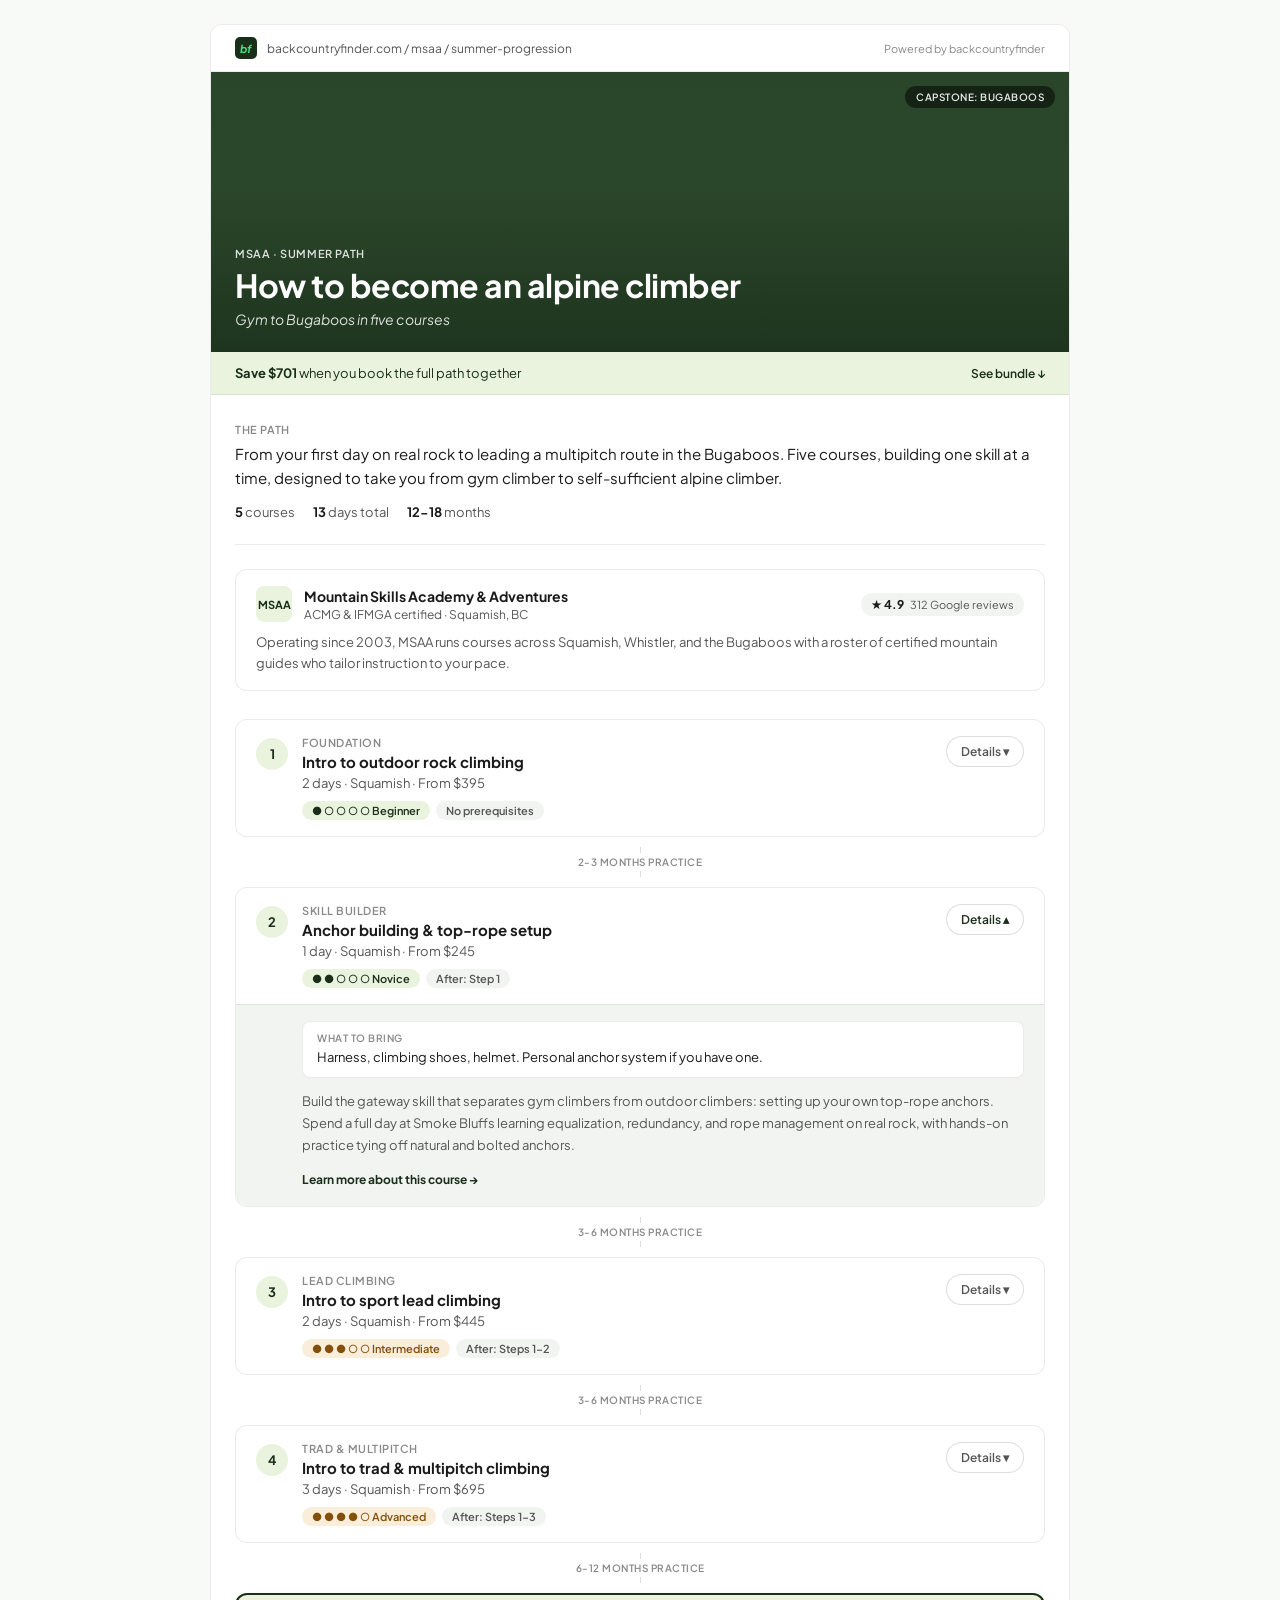
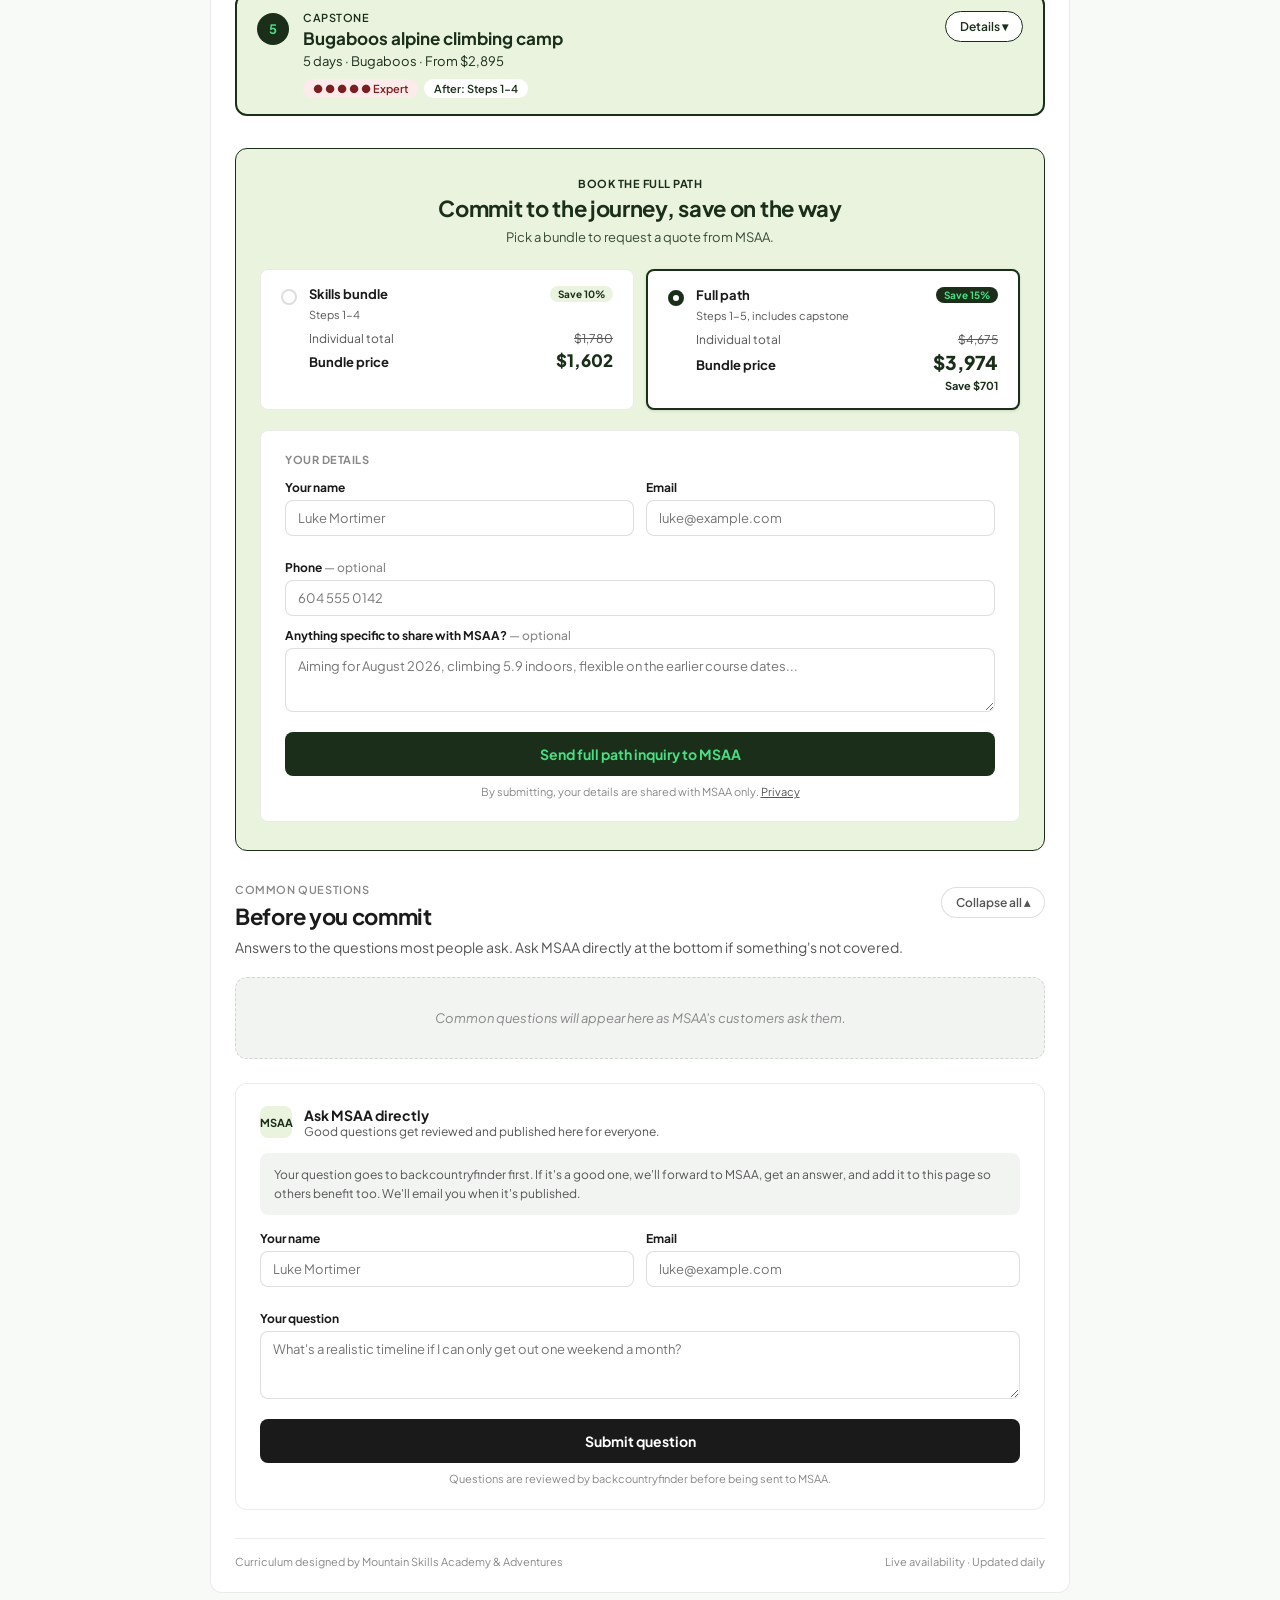
<file: design-spec/progression-desktop.html>
<!DOCTYPE html>
<html lang="en">
<head>
<meta charset="UTF-8">
<meta name="viewport" content="width=device-width, initial-scale=1.0">
<title>How to become an alpine climber — MSAA Summer Progression</title>
<meta name="description" content="From your first day on real rock to leading multipitch in the Bugaboos. Mountain Skills Academy's full curriculum, with live course dates and bundle pricing.">

<!-- Match the existing index.html font + tokens -->
<link rel="preconnect" href="https://fonts.googleapis.com">
<link rel="preconnect" href="https://fonts.gstatic.com" crossorigin>
<link href="https://fonts.googleapis.com/css2?family=Plus+Jakarta+Sans:ital,wght@0,400;0,500;0,600;0,700;0,800;1,700&display=swap" rel="stylesheet">

<style>
  /* ── Global tokens — copied from index.html so this design-spec file is self-contained ── */
  :root {
    --green-dark: #1a2e1a;
    --green-mid: #2d4a2d;
    --green-accent: #4ade80;
    --green-light: #eaf3de;
    --amber-light: #faeeda;
    --amber-dark: #854f0b;
    --text-primary: #1a1a1a;
    --text-secondary: #555;
    --text-tertiary: #888;
    --border: rgba(0,0,0,0.08);
    --border-mid: rgba(0,0,0,0.13);
    --bg: #f8faf8;
    --bg-card: #ffffff;
    --bg-secondary: #f2f4f2;
    --radius: 12px;
    --radius-sm: 8px;
    --radius-pill: 24px;
    --font: 'Plus Jakarta Sans', sans-serif;
  }
  * { box-sizing: border-box; margin: 0; padding: 0; }
  body {
    font-family: var(--font);
    background: var(--bg);
    color: var(--text-primary);
    -webkit-font-smoothing: antialiased;
    padding: 24px;
  }
</style>

<!--
  In production this references the real progression.css file.
  For this self-contained design-spec, the styles are inlined below.
-->
<link rel="stylesheet" href="./progression.css">

<!--
  SCHEMA.ORG MARKUP
  ─────────────────
  Build script must inject these JSON-LD blocks. Empty FAQPage entity at
  this stage — Phase 3b populates it from progression_questions.
-->
<script type="application/ld+json">
{
  "@context": "https://schema.org",
  "@type": "BreadcrumbList",
  "itemListElement": [
    { "@type": "ListItem", "position": 1, "name": "Home", "item": "https://backcountryfinder.com" },
    { "@type": "ListItem", "position": 2, "name": "MSAA", "item": "https://backcountryfinder.com/msaa" },
    { "@type": "ListItem", "position": 3, "name": "Summer Progression", "item": "https://backcountryfinder.com/msaa/summer-progression" }
  ]
}
</script>

<script type="application/ld+json">
{
  "@context": "https://schema.org",
  "@type": "HowTo",
  "name": "How to become an alpine climber — MSAA Summer Progression",
  "description": "From your first day on real rock to leading a multipitch route in the Bugaboos. Five courses, building one skill at a time, designed to take you from gym climber to self-sufficient alpine climber.",
  "totalTime": "P18M",
  "step": [
    { "@type": "HowToStep", "position": 1, "name": "Foundation: Intro to outdoor rock climbing",       "text": "Start on real rock with a guided two-day intro in Squamish." },
    { "@type": "HowToStep", "position": 2, "name": "Skill builder: Anchor building & top-rope setup",  "text": "Learn to set up your own top-rope anchors safely on natural and bolted features." },
    { "@type": "HowToStep", "position": 3, "name": "Lead climbing: Intro to sport lead climbing",       "text": "Move from following to leading sport routes outdoors." },
    { "@type": "HowToStep", "position": 4, "name": "Trad & multipitch: Intro to trad & multipitch",     "text": "Place your own gear and link multiple pitches together on Squamish granite." },
    { "@type": "HowToStep", "position": 5, "name": "Capstone: Bugaboos alpine climbing camp",           "text": "Apply everything on a 5-day alpine climbing camp in the Bugaboos." }
  ]
}
</script>

<script type="application/ld+json">
{
  "@context": "https://schema.org",
  "@type": "FAQPage",
  "mainEntity": []
}
</script>
</head>
<body>

<!--
  ─────────────────────────────────────────────────────────────────────────────
  PROGRESSION PAGE — DESKTOP GROUND TRUTH
  ─────────────────────────────────────────────────────────────────────────────
  This file is the source of truth for the desktop layout. Reproduce visually
  and structurally. Mobile is in progression-mobile.html — same data, adapted
  layout via media query at 480px.

  In production, this content sits inside the existing topnav + body shell from
  index.html. Render the topnav above this <main> exactly as it appears on the
  rest of the site.

  All hardcoded values below are PLACEHOLDER. In production:
    - Hero image src = hero_course.image_url (or capstone step's course)
    - Title / subtitle / blurbs = provider_progressions row
    - Course titles / prices / metadata = courses table (joined via progression_steps)
    - Bundle math = computed live in build script from current course prices
    - "★ 4.9 · 312 Google reviews" = hardcoded for now, real fetch in a later phase
    - FAQ items = empty array until Phase 3b — render placeholder empty state
    - Form submit = inert in Phase 1 (Phase 2 wires it)
-->

<main class="prog-page">

  <!-- URL crumb header -->
  <div class="prog-crumb">
    <div class="prog-crumb-path">
      <div class="prog-crumb-mono">bf</div>
      <span class="prog-crumb-url">backcountryfinder.com / msaa / summer-progression</span>
    </div>
    <span class="prog-crumb-mark">Powered by backcountryfinder</span>
  </div>

  <!-- Hero — image is capstone course's image_url -->
  <div class="prog-hero" style="background-image: url('https://images.unsplash.com/photo-1464822759023-fed622ff2c3b?w=1200&q=80');">
    <div class="prog-hero-overlay"></div>
    <div class="prog-hero-pill">Capstone: Bugaboos</div>
    <div class="prog-hero-content">
      <p class="prog-hero-eyebrow">MSAA · Summer path</p>
      <h1 class="prog-hero-title">How to become an alpine climber</h1>
      <p class="prog-hero-sub">Gym to Bugaboos in five courses</p>
    </div>
  </div>

  <!-- Savings hint banner — anchor to #bundle. Hide entire element if savings <= 0. -->
  <a href="#bundle" class="prog-savings-hint">
    <div class="prog-savings-hint-row">
      <p class="prog-savings-hint-text"><strong>Save $701</strong> when you book the full path together</p>
      <span class="prog-savings-hint-cta">See bundle ↓</span>
    </div>
  </a>

  <div class="prog-body">

    <!-- "The path" intro -->
    <div class="prog-path">
      <p class="prog-eyebrow">The path</p>
      <p class="prog-path-blurb">From your first day on real rock to leading a multipitch route in the Bugaboos. Five courses, building one skill at a time, designed to take you from gym climber to self-sufficient alpine climber.</p>
      <div class="prog-path-stats">
        <span><strong>5</strong> courses</span>
        <span><strong>13</strong> days total</span>
        <span><strong>12-18</strong> months</span>
      </div>
    </div>

    <!-- Provider blurb card -->
    <div class="prog-provider">
      <div class="prog-provider-head">
        <div class="prog-provider-id">
          <div class="prog-provider-tile">MSAA</div>
          <div>
            <p class="prog-provider-name">Mountain Skills Academy &amp; Adventures</p>
            <p class="prog-provider-cert">ACMG &amp; IFMGA certified · Squamish, BC</p>
          </div>
        </div>
        <a href="#" class="prog-provider-rating">
          <span class="prog-provider-rating-stars">★ 4.9</span>
          <span class="prog-provider-rating-count">312 Google reviews</span>
        </a>
      </div>
      <p class="prog-provider-blurb">Operating since 2003, MSAA runs courses across Squamish, Whistler, and the Bugaboos with a roster of certified mountain guides who tailor instruction to your pace.</p>
    </div>

    <!-- Course rungs -->
    <div class="prog-rungs">

      <!-- Rung 1 — Foundation -->
      <div class="prog-rung" data-expanded="false" data-step="1">
        <div class="prog-rung-row">
          <div class="prog-rung-num">1</div>
          <div class="prog-rung-body">
            <p class="prog-rung-label">Foundation</p>
            <p class="prog-rung-title">Intro to outdoor rock climbing</p>
            <p class="prog-rung-meta">2 days · Squamish · From $395</p>
            <div class="prog-rung-badges">
              <span class="prog-badge prog-badge-difficulty-low">● ○ ○ ○ ○ Beginner</span>
              <span class="prog-badge prog-badge-meta">No prerequisites</span>
            </div>
          </div>
          <div class="prog-rung-actions">
            <button class="prog-rung-toggle" aria-expanded="false" data-rung-toggle>Details ▾</button>
          </div>
        </div>
        <div class="prog-rung-detail">
          <div class="prog-rung-gear">
            <p class="prog-rung-gear-label">What to bring</p>
            <p class="prog-rung-gear-text">Climbing shoes — everything else provided.</p>
          </div>
          <p class="prog-rung-summary">Your first day on real rock. Spend two days at Smoke Bluffs in Squamish learning to move on granite, tie in safely, belay outdoors, and read a route. By the end you'll have completed multiple top-rope climbs and know whether outdoor climbing is for you.</p>
          <a href="#" class="prog-rung-learn-more">Learn more about this course →</a>
        </div>
      </div>

      <!-- Practice gap -->
      <div class="prog-gap"><div class="prog-gap-line"></div><span class="prog-gap-text">2-3 MONTHS PRACTICE</span><div class="prog-gap-line"></div></div>

      <!-- Rung 2 — Skill builder (shown EXPANDED so the detail panel is visible in this ground-truth) -->
      <div class="prog-rung" data-expanded="true" data-step="2">
        <div class="prog-rung-row">
          <div class="prog-rung-num">2</div>
          <div class="prog-rung-body">
            <p class="prog-rung-label">Skill builder</p>
            <p class="prog-rung-title">Anchor building &amp; top-rope setup</p>
            <p class="prog-rung-meta">1 day · Squamish · From $245</p>
            <div class="prog-rung-badges">
              <span class="prog-badge prog-badge-difficulty-low">● ● ○ ○ ○ Novice</span>
              <span class="prog-badge prog-badge-meta">After: Step 1</span>
            </div>
          </div>
          <div class="prog-rung-actions">
            <button class="prog-rung-toggle" aria-expanded="true" data-rung-toggle>Details ▴</button>
          </div>
        </div>
        <div class="prog-rung-detail">
          <div class="prog-rung-gear">
            <p class="prog-rung-gear-label">What to bring</p>
            <p class="prog-rung-gear-text">Harness, climbing shoes, helmet. Personal anchor system if you have one.</p>
          </div>
          <p class="prog-rung-summary">Build the gateway skill that separates gym climbers from outdoor climbers: setting up your own top-rope anchors. Spend a full day at Smoke Bluffs learning equalization, redundancy, and rope management on real rock, with hands-on practice tying off natural and bolted anchors.</p>
          <a href="#" class="prog-rung-learn-more">Learn more about this course →</a>
        </div>
      </div>

      <div class="prog-gap"><div class="prog-gap-line"></div><span class="prog-gap-text">3-6 MONTHS PRACTICE</span><div class="prog-gap-line"></div></div>

      <!-- Rung 3 — Lead climbing -->
      <div class="prog-rung" data-expanded="false" data-step="3">
        <div class="prog-rung-row">
          <div class="prog-rung-num">3</div>
          <div class="prog-rung-body">
            <p class="prog-rung-label">Lead climbing</p>
            <p class="prog-rung-title">Intro to sport lead climbing</p>
            <p class="prog-rung-meta">2 days · Squamish · From $445</p>
            <div class="prog-rung-badges">
              <span class="prog-badge prog-badge-difficulty-mid">● ● ● ○ ○ Intermediate</span>
              <span class="prog-badge prog-badge-meta">After: Steps 1-2</span>
            </div>
          </div>
          <div class="prog-rung-actions">
            <button class="prog-rung-toggle" aria-expanded="false" data-rung-toggle>Details ▾</button>
          </div>
        </div>
        <div class="prog-rung-detail">
          <div class="prog-rung-gear">
            <p class="prog-rung-gear-label">What to bring</p>
            <p class="prog-rung-gear-text">Harness, climbing shoes, helmet.</p>
          </div>
          <p class="prog-rung-summary">Move from following to leading. Two days on Squamish sport routes learning clipping technique, fall management, and lead belaying. By the end you'll have led your first outdoor sport routes with a guide watching closely.</p>
          <a href="#" class="prog-rung-learn-more">Learn more about this course →</a>
        </div>
      </div>

      <div class="prog-gap"><div class="prog-gap-line"></div><span class="prog-gap-text">3-6 MONTHS PRACTICE</span><div class="prog-gap-line"></div></div>

      <!-- Rung 4 — Trad & multipitch -->
      <div class="prog-rung" data-expanded="false" data-step="4">
        <div class="prog-rung-row">
          <div class="prog-rung-num">4</div>
          <div class="prog-rung-body">
            <p class="prog-rung-label">Trad &amp; multipitch</p>
            <p class="prog-rung-title">Intro to trad &amp; multipitch climbing</p>
            <p class="prog-rung-meta">3 days · Squamish · From $695</p>
            <div class="prog-rung-badges">
              <span class="prog-badge prog-badge-difficulty-mid">● ● ● ● ○ Advanced</span>
              <span class="prog-badge prog-badge-meta">After: Steps 1-3</span>
            </div>
          </div>
          <div class="prog-rung-actions">
            <button class="prog-rung-toggle" aria-expanded="false" data-rung-toggle>Details ▾</button>
          </div>
        </div>
        <div class="prog-rung-detail">
          <div class="prog-rung-gear">
            <p class="prog-rung-gear-label">What to bring</p>
            <p class="prog-rung-gear-text">Harness, climbing shoes, helmet, trad rack if you have one.</p>
          </div>
          <p class="prog-rung-summary">Place your own protection and link multiple pitches together. Three days learning gear placements, anchor construction at belay stations, route-finding, and rope management for multipitch climbing on Squamish granite.</p>
          <a href="#" class="prog-rung-learn-more">Learn more about this course →</a>
        </div>
      </div>

      <div class="prog-gap"><div class="prog-gap-line"></div><span class="prog-gap-text">6-12 MONTHS PRACTICE</span><div class="prog-gap-line"></div></div>

      <!-- Rung 5 — Capstone -->
      <div class="prog-rung prog-rung-capstone" data-expanded="false" data-step="5" data-is-capstone="true">
        <div class="prog-rung-row">
          <div class="prog-rung-num">5</div>
          <div class="prog-rung-body">
            <p class="prog-rung-label">Capstone</p>
            <p class="prog-rung-title">Bugaboos alpine climbing camp</p>
            <p class="prog-rung-meta">5 days · Bugaboos · From $2,895</p>
            <div class="prog-rung-badges">
              <span class="prog-badge prog-badge-difficulty-high">● ● ● ● ● Expert</span>
              <span class="prog-badge prog-badge-meta">After: Steps 1-4</span>
            </div>
          </div>
          <div class="prog-rung-actions">
            <button class="prog-rung-toggle" aria-expanded="false" data-rung-toggle>Details ▾</button>
          </div>
        </div>
        <div class="prog-rung-detail">
          <div class="prog-rung-gear">
            <p class="prog-rung-gear-label">What to bring</p>
            <p class="prog-rung-gear-text">Full alpine kit. See course page for the complete list — MSAA can also help advise.</p>
          </div>
          <p class="prog-rung-summary">Five days in the Bugaboos applying everything you've learned. Glacier travel, multi-pitch granite, and alpine rock climbing on iconic spires. Pre-trip prep call with your guide to confirm objectives and fitness.</p>
          <a href="#" class="prog-rung-learn-more">Learn more about this course →</a>
        </div>
      </div>

    </div>

    <!-- Bundle section — Phase 1 renders the visual; submit is inert until Phase 2 -->
    <div id="bundle" class="prog-bundle">
      <div class="prog-bundle-header">
        <p class="prog-bundle-eyebrow">Book the full path</p>
        <h2 class="prog-bundle-title">Commit to the journey, save on the way</h2>
        <p class="prog-bundle-sub">Pick a bundle to request a quote from MSAA.</p>
      </div>

      <div class="prog-bundle-options">

        <!-- Skills bundle (NOT selected by default) -->
        <div class="prog-bundle-card" data-selected="false" data-bundle="skills">
          <div class="prog-bundle-card-row">
            <div class="prog-bundle-radio"></div>
            <div class="prog-bundle-card-body">
              <div class="prog-bundle-card-head">
                <p class="prog-bundle-card-name">Skills bundle</p>
                <span class="prog-bundle-discount-pill">Save 10%</span>
              </div>
              <p class="prog-bundle-card-scope">Steps 1-4</p>
              <div class="prog-bundle-row-totals">
                <span>Individual total</span>
                <span class="strike">$1,780</span>
              </div>
              <div class="prog-bundle-row-final">
                <span class="prog-bundle-row-final-label">Bundle price</span>
                <span class="prog-bundle-row-final-price">$1,602</span>
              </div>
            </div>
          </div>
        </div>

        <!-- Full path bundle (SELECTED by default) -->
        <div class="prog-bundle-card" data-selected="true" data-bundle="full">
          <div class="prog-bundle-card-row">
            <div class="prog-bundle-radio"></div>
            <div class="prog-bundle-card-body">
              <div class="prog-bundle-card-head">
                <p class="prog-bundle-card-name">Full path</p>
                <span class="prog-bundle-discount-pill">Save 15%</span>
              </div>
              <p class="prog-bundle-card-scope">Steps 1-5, includes capstone</p>
              <div class="prog-bundle-row-totals">
                <span>Individual total</span>
                <span class="strike">$4,675</span>
              </div>
              <div class="prog-bundle-row-final">
                <span class="prog-bundle-row-final-label">Bundle price</span>
                <span class="prog-bundle-row-final-price">$3,974</span>
              </div>
              <p class="prog-bundle-savings-line">Save $701</p>
            </div>
          </div>
        </div>

      </div>

      <!-- Inline form — RENDER but inert in Phase 1. Phase 2 wires submission. -->
      <form class="prog-form" data-phase="1-stub" onsubmit="return false;">
        <p class="prog-form-eyebrow">Your details</p>

        <div class="prog-form-grid-2">
          <div class="prog-form-field">
            <label for="bundle-name">Your name</label>
            <input id="bundle-name" type="text" placeholder="Luke Mortimer" />
          </div>
          <div class="prog-form-field">
            <label for="bundle-email">Email</label>
            <input id="bundle-email" type="email" placeholder="luke@example.com" />
          </div>
        </div>

        <div class="prog-form-field">
          <label for="bundle-phone">Phone <span class="optional">— optional</span></label>
          <input id="bundle-phone" type="tel" placeholder="604 555 0142" />
        </div>

        <div class="prog-form-field">
          <label for="bundle-notes">Anything specific to share with MSAA? <span class="optional">— optional</span></label>
          <textarea id="bundle-notes" rows="2" placeholder="Aiming for August 2026, climbing 5.9 indoors, flexible on the earlier course dates..."></textarea>
        </div>

        <button type="submit" class="prog-form-submit" data-bundle-submit>Send full path inquiry to MSAA</button>
        <p class="prog-form-fineprint">By submitting, your details are shared with MSAA only. <a href="#">Privacy</a></p>
      </form>

    </div>

    <!--
      FAQ section — Phase 1 renders the SECTION header and Ask MSAA stub.
      Questions array is empty in Phase 1 — show empty state.
      Phase 3b populates questions from `progression_questions` WHERE status='published'.
    -->
    <div class="prog-faq">
      <div class="prog-faq-header">
        <div class="prog-faq-header-text">
          <p class="prog-eyebrow">Common questions</p>
          <h2 class="prog-faq-title">Before you commit</h2>
          <p class="prog-faq-intro">Answers to the questions most people ask. Ask MSAA directly at the bottom if something's not covered.</p>
        </div>
        <button class="prog-faq-collapse-all" data-faq-collapse-all>Collapse all ▴</button>
      </div>

      <div class="prog-faq-list">
        <!-- Phase 1 empty state. In Phase 3b this list is populated from Supabase. -->
        <div class="prog-faq-empty">Common questions will appear here as MSAA's customers ask them.</div>

        <!-- ────────────────────────────────────────────────────────────────────
          PHASE 3b PREVIEW (do NOT render in Phase 1 — included here so Claude
          Code can see how an item is structured later. Comment out, or include
          inside a `{% if false %}`-style flag, when shipping Phase 1.)

        <div class="prog-faq-item" data-expanded="true">
          <div class="prog-faq-q" data-faq-toggle>
            <p class="prog-faq-q-text">How long does it take to go from gym climber to alpine climber?</p>
            <span class="prog-faq-q-icon">−</span>
          </div>
          <div class="prog-faq-a">
            <p>Most people complete this progression over 12 to 18 months…</p>
            <p>MSAA recommends 2 to 3 months top-roping outdoors before anchor building…</p>
          </div>
        </div>

        <div class="prog-faq-item" data-expanded="true">
          <div class="prog-faq-q" data-faq-toggle>
            <p class="prog-faq-q-text">What climbing fitness do I need for the Bugaboos capstone?</p>
            <span class="prog-faq-q-icon">−</span>
          </div>
          <div class="prog-faq-a">
            <p>You'll want to comfortably top-rope 5.8 trad cracks…</p>
          </div>
          <div class="prog-faq-meta">
            <span class="prog-faq-msaa-pill">✓ Answered by MSAA</span>
            <span class="prog-faq-meta-date">Reviewed 14 April 2026</span>
          </div>
        </div>
        ──────────────────────────────────────────────────────────────────── -->
      </div>

      <!-- Ask MSAA card — Phase 1 renders, submit is inert until Phase 3b -->
      <div class="prog-ask">
        <div class="prog-ask-header">
          <div class="prog-ask-tile">MSAA</div>
          <div>
            <p class="prog-ask-title">Ask MSAA directly</p>
            <p class="prog-ask-sub">Good questions get reviewed and published here for everyone.</p>
          </div>
        </div>

        <p class="prog-ask-context">Your question goes to backcountryfinder first. If it's a good one, we'll forward to MSAA, get an answer, and add it to this page so others benefit too. We'll email you when it's published.</p>

        <form data-phase="3b-stub" onsubmit="return false;">
          <div class="prog-form-grid-2">
            <div class="prog-form-field">
              <label for="ask-name">Your name</label>
              <input id="ask-name" type="text" placeholder="Luke Mortimer" />
            </div>
            <div class="prog-form-field">
              <label for="ask-email">Email</label>
              <input id="ask-email" type="email" placeholder="luke@example.com" />
            </div>
          </div>

          <div class="prog-form-field">
            <label for="ask-question">Your question</label>
            <textarea id="ask-question" rows="3" placeholder="What's a realistic timeline if I can only get out one weekend a month?"></textarea>
          </div>

          <button type="submit" class="prog-form-submit prog-form-submit-alt" data-ask-submit>Submit question</button>
          <p class="prog-form-fineprint">Questions are reviewed by backcountryfinder before being sent to MSAA.</p>
        </form>
      </div>

    </div>

    <!-- Footer credit -->
    <div class="prog-credit">
      <p>Curriculum designed by Mountain Skills Academy &amp; Adventures</p>
      <p>Live availability · Updated daily</p>
    </div>

  </div>
</main>

<!--
  ─────────────────────────────────────────────────────────────────────────────
  INTERACTIVE BEHAVIOUR (Phase 1 scope: Details toggle + Bundle radio + Collapse-all)
  ─────────────────────────────────────────────────────────────────────────────
  Vanilla JS. No deps. The bundle radio also rewrites the submit button text.
-->
<script>
(function () {
  // Rung details toggle
  document.querySelectorAll('[data-rung-toggle]').forEach(function (btn) {
    btn.addEventListener('click', function () {
      var rung = btn.closest('.prog-rung');
      var expanded = rung.getAttribute('data-expanded') === 'true';
      rung.setAttribute('data-expanded', !expanded);
      btn.setAttribute('aria-expanded', !expanded);
      btn.textContent = expanded ? 'Details ▾' : 'Details ▴';
    });
  });

  // Bundle radio cards (whole card is the click target)
  var BUNDLE_LABELS = {
    skills: 'Send skills bundle inquiry to MSAA',
    full:   'Send full path inquiry to MSAA'
  };
  function selectBundle(bundle) {
    document.querySelectorAll('.prog-bundle-card').forEach(function (card) {
      card.setAttribute('data-selected', card.getAttribute('data-bundle') === bundle ? 'true' : 'false');
    });
    var submitBtn = document.querySelector('[data-bundle-submit]');
    if (submitBtn) submitBtn.textContent = BUNDLE_LABELS[bundle] || submitBtn.textContent;
  }
  document.querySelectorAll('.prog-bundle-card').forEach(function (card) {
    card.addEventListener('click', function () {
      selectBundle(card.getAttribute('data-bundle'));
    });
  });

  // FAQ collapse-all toggle (Phase 1: no-op since list is empty, but renders the button)
  var collapseBtn = document.querySelector('[data-faq-collapse-all]');
  if (collapseBtn) {
    collapseBtn.addEventListener('click', function () {
      var anyExpanded = !!document.querySelector('.prog-faq-item[data-expanded="true"]');
      document.querySelectorAll('.prog-faq-item').forEach(function (item) {
        item.setAttribute('data-expanded', anyExpanded ? 'false' : 'true');
        var icon = item.querySelector('.prog-faq-q-icon');
        if (icon) icon.textContent = anyExpanded ? '+' : '−';
      });
      collapseBtn.textContent = anyExpanded ? 'Expand all ▾' : 'Collapse all ▴';
    });
  }

  // FAQ per-item toggle (Phase 3b)
  document.querySelectorAll('[data-faq-toggle]').forEach(function (q) {
    q.addEventListener('click', function () {
      var item = q.closest('.prog-faq-item');
      var expanded = item.getAttribute('data-expanded') === 'true';
      item.setAttribute('data-expanded', !expanded);
      var icon = item.querySelector('.prog-faq-q-icon');
      if (icon) icon.textContent = expanded ? '+' : '−';
    });
  });
})();
</script>

</body>
</html>
</file>
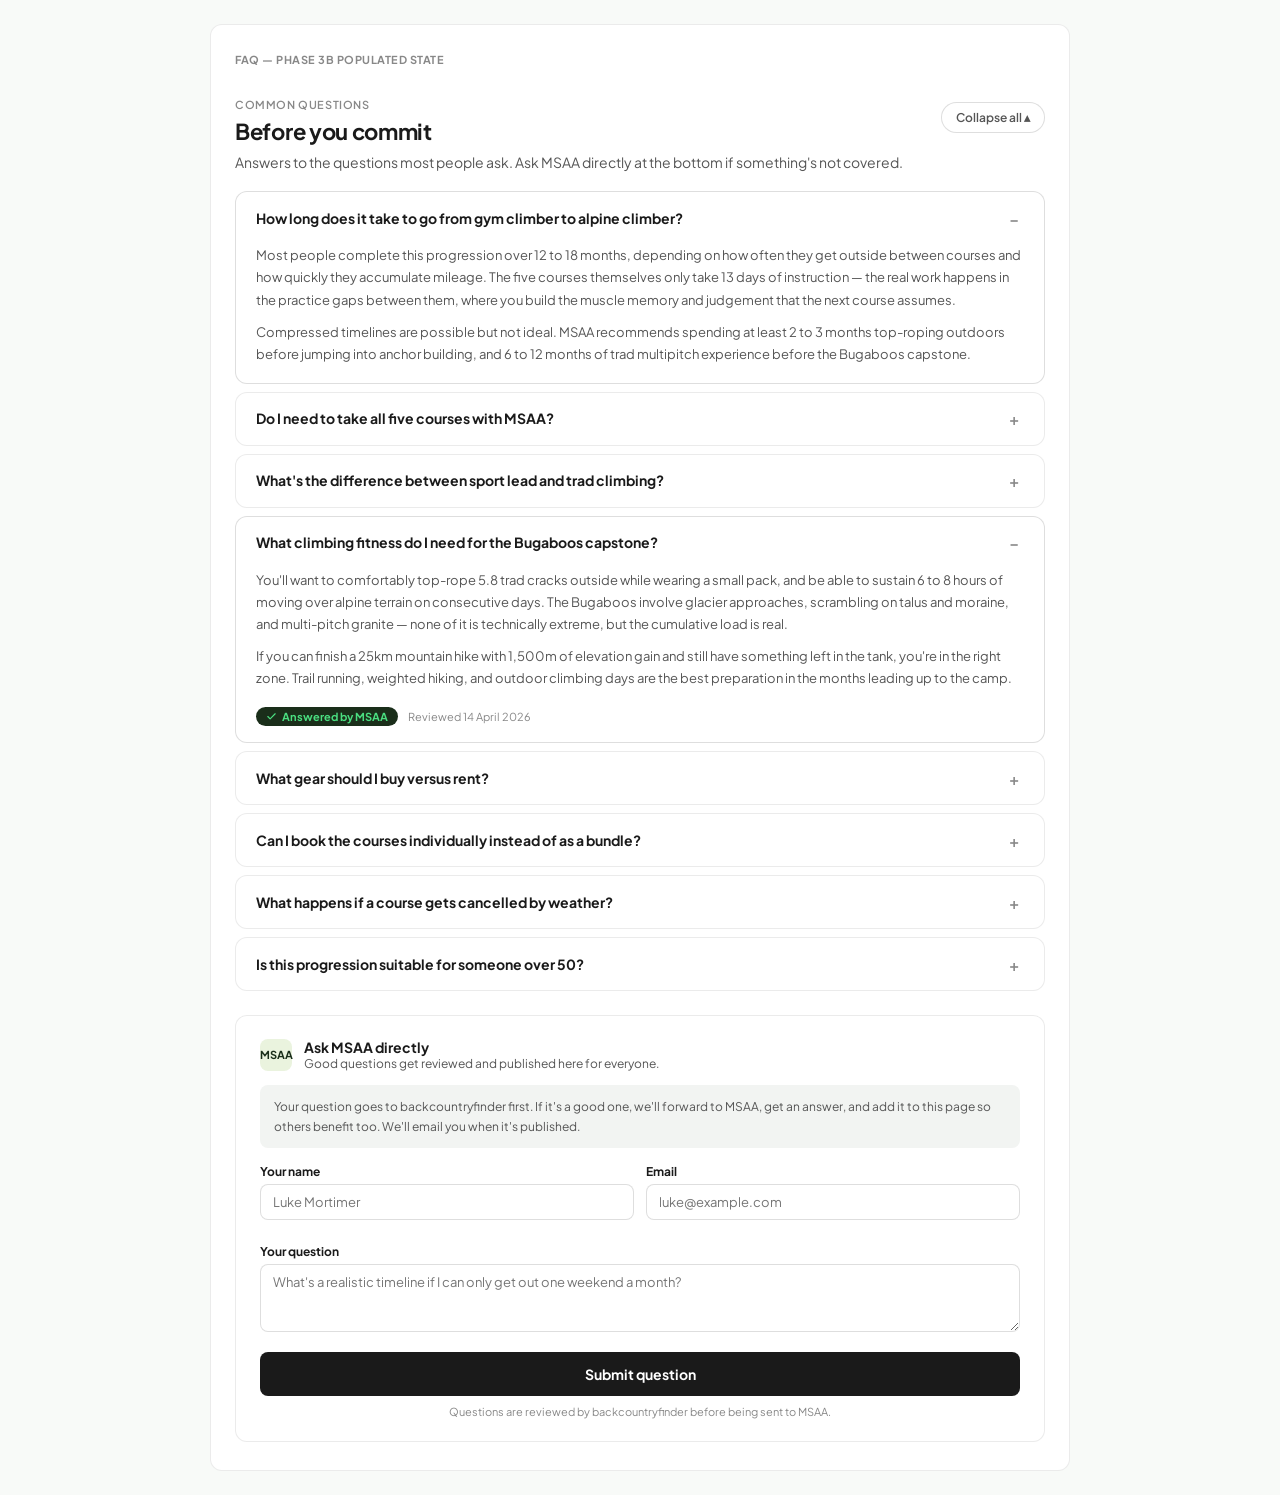
<file: design-spec/progression-faq-populated.html>
<!DOCTYPE html>
<html lang="en">
<head>
<meta charset="UTF-8">
<meta name="viewport" content="width=device-width, initial-scale=1.0">
<title>FAQ section — populated state ground truth</title>

<link rel="preconnect" href="https://fonts.googleapis.com">
<link rel="preconnect" href="https://fonts.gstatic.com" crossorigin>
<link href="https://fonts.googleapis.com/css2?family=Plus+Jakarta+Sans:ital,wght@0,400;0,500;0,600;0,700;0,800;1,700&display=swap" rel="stylesheet">

<style>
  :root {
    --green-dark: #1a2e1a;
    --green-mid: #2d4a2d;
    --green-accent: #4ade80;
    --green-light: #eaf3de;
    --amber-light: #faeeda;
    --amber-dark: #854f0b;
    --text-primary: #1a1a1a;
    --text-secondary: #555;
    --text-tertiary: #888;
    --border: rgba(0,0,0,0.08);
    --border-mid: rgba(0,0,0,0.13);
    --bg: #f8faf8;
    --bg-card: #ffffff;
    --bg-secondary: #f2f4f2;
    --radius: 12px;
    --radius-sm: 8px;
    --radius-pill: 24px;
    --font: 'Plus Jakarta Sans', sans-serif;
  }
  * { box-sizing: border-box; margin: 0; padding: 0; }
  body {
    font-family: var(--font);
    background: var(--bg);
    color: var(--text-primary);
    -webkit-font-smoothing: antialiased;
    padding: 24px;
  }
  .container {
    max-width: 860px;
    margin: 0 auto;
    background: var(--bg-card);
    border: 1px solid var(--border);
    border-radius: var(--radius);
    padding: 28px 24px;
  }
  .label { font-size: 11px; color: var(--text-tertiary); letter-spacing: 0.5px; text-transform: uppercase; font-weight: 700; margin-bottom: 8px; }
</style>
<link rel="stylesheet" href="./progression.css">
</head>
<body>

<!--
  ─────────────────────────────────────────────────────────────────────────────
  FAQ SECTION — POPULATED GROUND TRUTH
  ─────────────────────────────────────────────────────────────────────────────
  This is the FAQ as it should look once Phase 3b populates questions from
  `progression_questions WHERE status='published'`.

  Three patterns shown:
    1. Editorial answer (Q1)         → no MSAA badge, written by Luke
    2. Collapsed question (Q2-Q3)    → only the question line visible
    3. MSAA-answered (Q4)            → green ✓ badge + reviewed date

  In Phase 1 this content is HIDDEN — the FAQ section renders the empty-state
  card instead. This file exists so the styling and JSON-LD shape are
  pre-locked when Phase 3b ships.

  IMPORTANT: All Q&As live in the rendered HTML at page load — Claude Code
  must NOT lazy-load answers via JS-on-click. Crawlers and LLMs need the
  text immediately. Collapsed = visually hidden via display:none, not absent.

  SCHEMA.ORG: Each Q&A becomes a <Question>/<Answer> entity in the FAQPage
  JSON-LD block. MSAA-answered questions get an `author` property pointing
  to the provider's Organization for E-E-A-T signal.
-->

<div class="container">

<p class="label">FAQ — Phase 3b populated state</p>

<div class="prog-faq">
  <div class="prog-faq-header">
    <div class="prog-faq-header-text">
      <p class="prog-eyebrow">Common questions</p>
      <h2 class="prog-faq-title">Before you commit</h2>
      <p class="prog-faq-intro">Answers to the questions most people ask. Ask MSAA directly at the bottom if something's not covered.</p>
    </div>
    <button class="prog-faq-collapse-all" data-faq-collapse-all>Collapse all ▴</button>
  </div>

  <div class="prog-faq-list">

    <!-- Q1 — editorial, expanded by default (most common pattern: first question opens to give crawlers immediate visible content) -->
    <div class="prog-faq-item" data-expanded="true" data-source="editorial">
      <div class="prog-faq-q" data-faq-toggle>
        <p class="prog-faq-q-text">How long does it take to go from gym climber to alpine climber?</p>
        <span class="prog-faq-q-icon">−</span>
      </div>
      <div class="prog-faq-a">
        <p>Most people complete this progression over 12 to 18 months, depending on how often they get outside between courses and how quickly they accumulate mileage. The five courses themselves only take 13 days of instruction — the real work happens in the practice gaps between them, where you build the muscle memory and judgement that the next course assumes.</p>
        <p>Compressed timelines are possible but not ideal. MSAA recommends spending at least 2 to 3 months top-roping outdoors before jumping into anchor building, and 6 to 12 months of trad multipitch experience before the Bugaboos capstone.</p>
      </div>
      <!-- No prog-faq-meta block → no MSAA badge → editorial answer (no author) -->
    </div>

    <!-- Q2 — collapsed -->
    <div class="prog-faq-item" data-expanded="false" data-source="editorial">
      <div class="prog-faq-q" data-faq-toggle>
        <p class="prog-faq-q-text">Do I need to take all five courses with MSAA?</p>
        <span class="prog-faq-q-icon">+</span>
      </div>
      <div class="prog-faq-a">
        <p>No, but there are real benefits to staying with one provider. MSAA's progression is designed so each course assumes the skills and language taught in the previous one — guides build on what the last guide covered, instead of re-teaching baseline material.</p>
        <p>If you do mix providers, expect some overlap on the first day of each course as a new guide assesses your skills. That's not a bad thing — it's just less efficient than a continuous progression.</p>
      </div>
    </div>

    <!-- Q3 — collapsed -->
    <div class="prog-faq-item" data-expanded="false" data-source="editorial">
      <div class="prog-faq-q" data-faq-toggle>
        <p class="prog-faq-q-text">What's the difference between sport lead and trad climbing?</p>
        <span class="prog-faq-q-icon">+</span>
      </div>
      <div class="prog-faq-a">
        <p>Sport lead climbing uses pre-placed bolts in the rock that you clip your rope to as you climb. The protection is fixed; you focus on movement, clipping technique, and managing falls.</p>
        <p>Trad climbing means placing your own removable protection (cams, nuts, slings) into cracks and features as you go. It's a bigger skill set — gear placement, anchor building, route reading — and most outdoor climbing in the BC alpine is trad.</p>
      </div>
    </div>

    <!-- Q4 — Answered by MSAA, expanded for ground-truth visibility -->
    <div class="prog-faq-item" data-expanded="true" data-source="msaa">
      <div class="prog-faq-q" data-faq-toggle>
        <p class="prog-faq-q-text">What climbing fitness do I need for the Bugaboos capstone?</p>
        <span class="prog-faq-q-icon">−</span>
      </div>
      <div class="prog-faq-a">
        <p>You'll want to comfortably top-rope 5.8 trad cracks outside while wearing a small pack, and be able to sustain 6 to 8 hours of moving over alpine terrain on consecutive days. The Bugaboos involve glacier approaches, scrambling on talus and moraine, and multi-pitch granite — none of it is technically extreme, but the cumulative load is real.</p>
        <p>If you can finish a 25km mountain hike with 1,500m of elevation gain and still have something left in the tank, you're in the right zone. Trail running, weighted hiking, and outdoor climbing days are the best preparation in the months leading up to the camp.</p>
      </div>
      <div class="prog-faq-meta">
        <span class="prog-faq-msaa-pill">
          <svg viewBox="0 0 24 24" width="11" height="11" fill="none" stroke="currentColor" stroke-width="2.5" stroke-linecap="round" stroke-linejoin="round"><polyline points="20 6 9 17 4 12"></polyline></svg>
          Answered by MSAA
        </span>
        <span class="prog-faq-meta-date">Reviewed 14 April 2026</span>
      </div>
    </div>

    <!-- Q5-Q8 — collapsed -->
    <div class="prog-faq-item" data-expanded="false" data-source="editorial">
      <div class="prog-faq-q" data-faq-toggle>
        <p class="prog-faq-q-text">What gear should I buy versus rent?</p>
        <span class="prog-faq-q-icon">+</span>
      </div>
      <div class="prog-faq-a"><p>Buy: harness, helmet, climbing shoes — these are personal-fit items you'll use every course. Rent or borrow: trad rack, double ropes, alpine boots, glacier gear — these are expensive and progression-specific.</p></div>
    </div>

    <div class="prog-faq-item" data-expanded="false" data-source="editorial">
      <div class="prog-faq-q" data-faq-toggle>
        <p class="prog-faq-q-text">Can I book the courses individually instead of as a bundle?</p>
        <span class="prog-faq-q-icon">+</span>
      </div>
      <div class="prog-faq-a"><p>Absolutely. Each course is also available as a standalone booking — the bundle just gets you a discount for committing to the full path upfront.</p></div>
    </div>

    <div class="prog-faq-item" data-expanded="false" data-source="msaa">
      <div class="prog-faq-q" data-faq-toggle>
        <p class="prog-faq-q-text">What happens if a course gets cancelled by weather?</p>
        <span class="prog-faq-q-icon">+</span>
      </div>
      <div class="prog-faq-a"><p>MSAA's policy is to either reschedule to the next available date at no charge, or refund in full if rescheduling doesn't work for your timeline.</p></div>
      <!-- Note: meta block lives between answer and rest of card. Currently hidden because data-expanded="false". -->
      <div class="prog-faq-meta">
        <span class="prog-faq-msaa-pill">
          <svg viewBox="0 0 24 24" width="11" height="11" fill="none" stroke="currentColor" stroke-width="2.5" stroke-linecap="round" stroke-linejoin="round"><polyline points="20 6 9 17 4 12"></polyline></svg>
          Answered by MSAA
        </span>
        <span class="prog-faq-meta-date">Reviewed 22 March 2026</span>
      </div>
    </div>

    <div class="prog-faq-item" data-expanded="false" data-source="editorial">
      <div class="prog-faq-q" data-faq-toggle>
        <p class="prog-faq-q-text">Is this progression suitable for someone over 50?</p>
        <span class="prog-faq-q-icon">+</span>
      </div>
      <div class="prog-faq-a"><p>Yes — MSAA regularly works with climbers in their 50s and 60s. Fitness matters more than age, especially for the Bugaboos capstone.</p></div>
    </div>

  </div>

  <!-- Ask MSAA card (same as on the main progression page) -->
  <div class="prog-ask">
    <div class="prog-ask-header">
      <div class="prog-ask-tile">MSAA</div>
      <div>
        <p class="prog-ask-title">Ask MSAA directly</p>
        <p class="prog-ask-sub">Good questions get reviewed and published here for everyone.</p>
      </div>
    </div>

    <p class="prog-ask-context">Your question goes to backcountryfinder first. If it's a good one, we'll forward to MSAA, get an answer, and add it to this page so others benefit too. We'll email you when it's published.</p>

    <form data-phase="3b-stub" onsubmit="return false;">
      <div class="prog-form-grid-2">
        <div class="prog-form-field">
          <label for="ask-name">Your name</label>
          <input id="ask-name" type="text" placeholder="Luke Mortimer" />
        </div>
        <div class="prog-form-field">
          <label for="ask-email">Email</label>
          <input id="ask-email" type="email" placeholder="luke@example.com" />
        </div>
      </div>

      <div class="prog-form-field">
        <label for="ask-question">Your question</label>
        <textarea id="ask-question" rows="3" placeholder="What's a realistic timeline if I can only get out one weekend a month?"></textarea>
      </div>

      <button type="submit" class="prog-form-submit prog-form-submit-alt" data-ask-submit>Submit question</button>
      <p class="prog-form-fineprint">Questions are reviewed by backcountryfinder before being sent to MSAA.</p>
    </form>
  </div>

</div>

</div>

<script>
(function () {
  var collapseBtn = document.querySelector('[data-faq-collapse-all]');
  if (collapseBtn) {
    collapseBtn.addEventListener('click', function () {
      var anyExpanded = !!document.querySelector('.prog-faq-item[data-expanded="true"]');
      document.querySelectorAll('.prog-faq-item').forEach(function (item) {
        item.setAttribute('data-expanded', anyExpanded ? 'false' : 'true');
        var icon = item.querySelector('.prog-faq-q-icon');
        if (icon) icon.textContent = anyExpanded ? '+' : '−';
      });
      collapseBtn.textContent = anyExpanded ? 'Expand all ▾' : 'Collapse all ▴';
    });
  }
  document.querySelectorAll('[data-faq-toggle]').forEach(function (q) {
    q.addEventListener('click', function () {
      var item = q.closest('.prog-faq-item');
      var expanded = item.getAttribute('data-expanded') === 'true';
      item.setAttribute('data-expanded', !expanded);
      var icon = item.querySelector('.prog-faq-q-icon');
      if (icon) icon.textContent = expanded ? '+' : '−';
    });
  });
})();
</script>

</body>
</html>
</file>
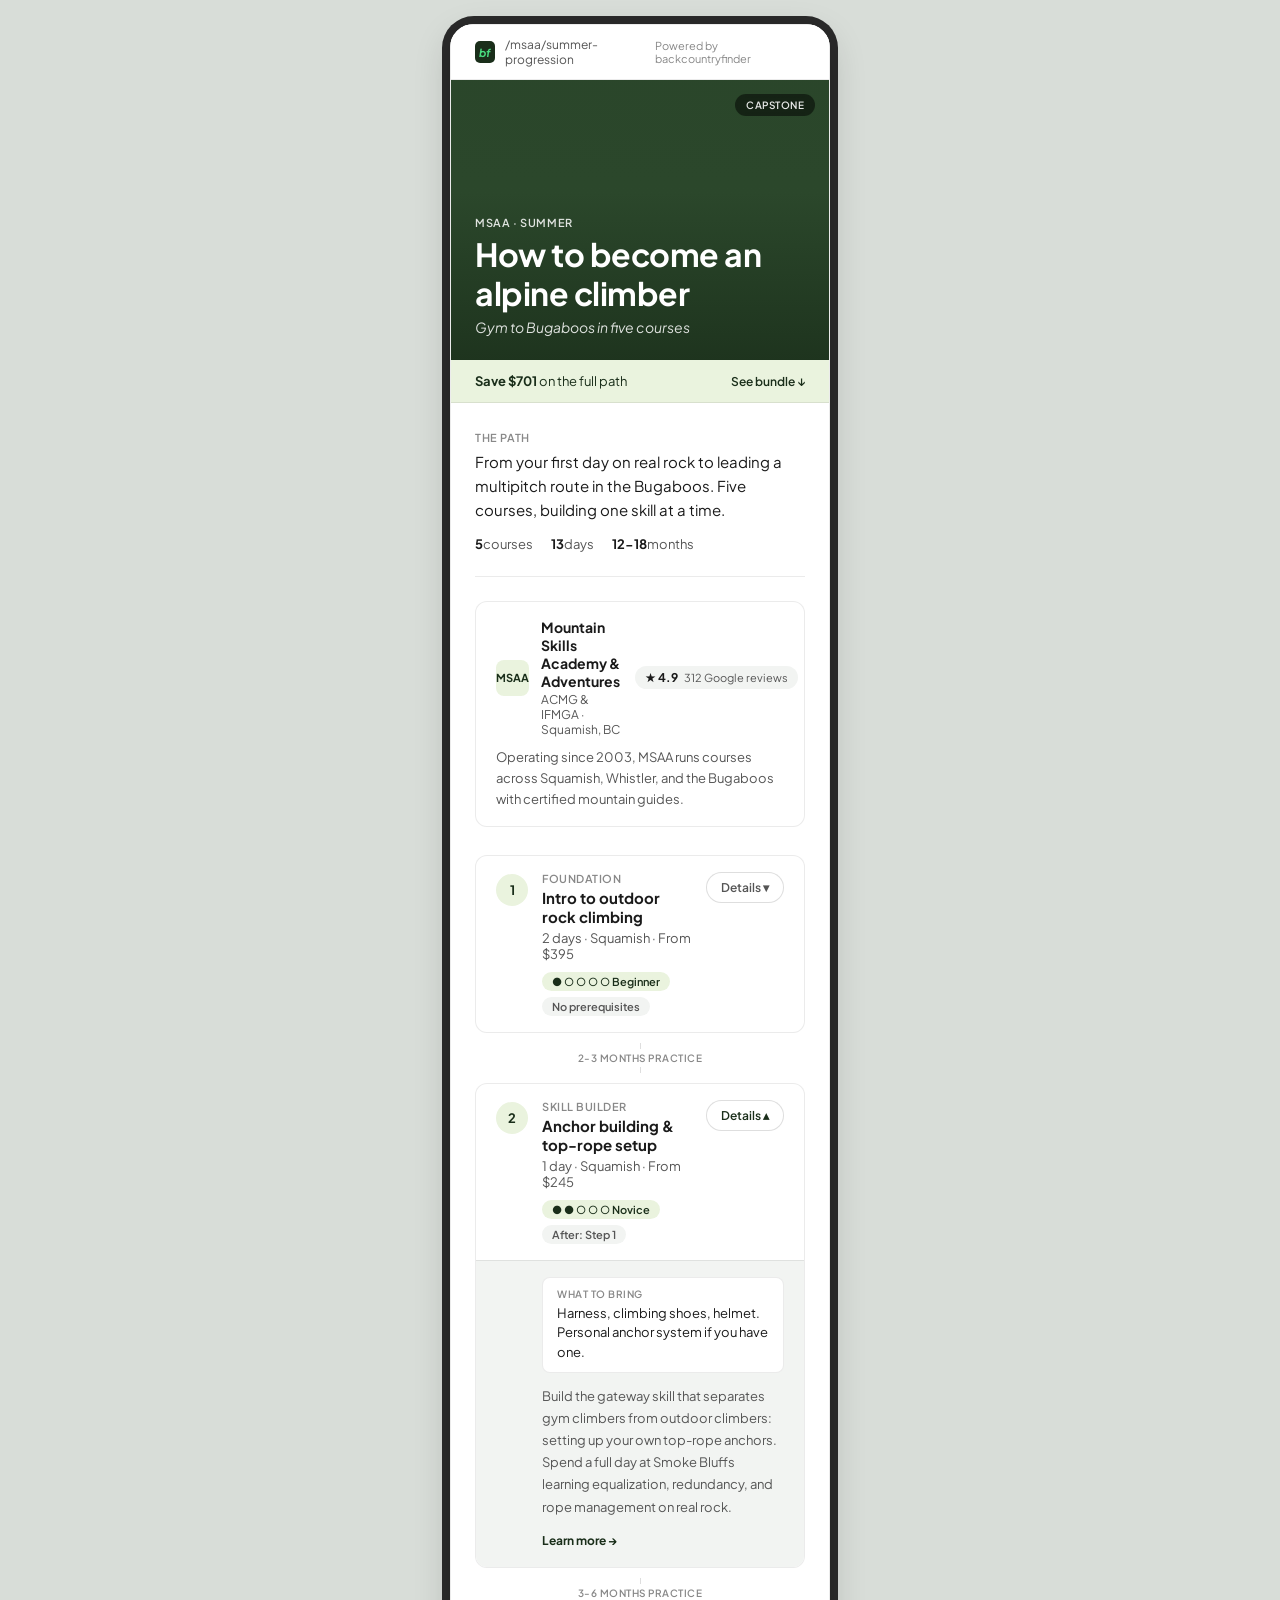
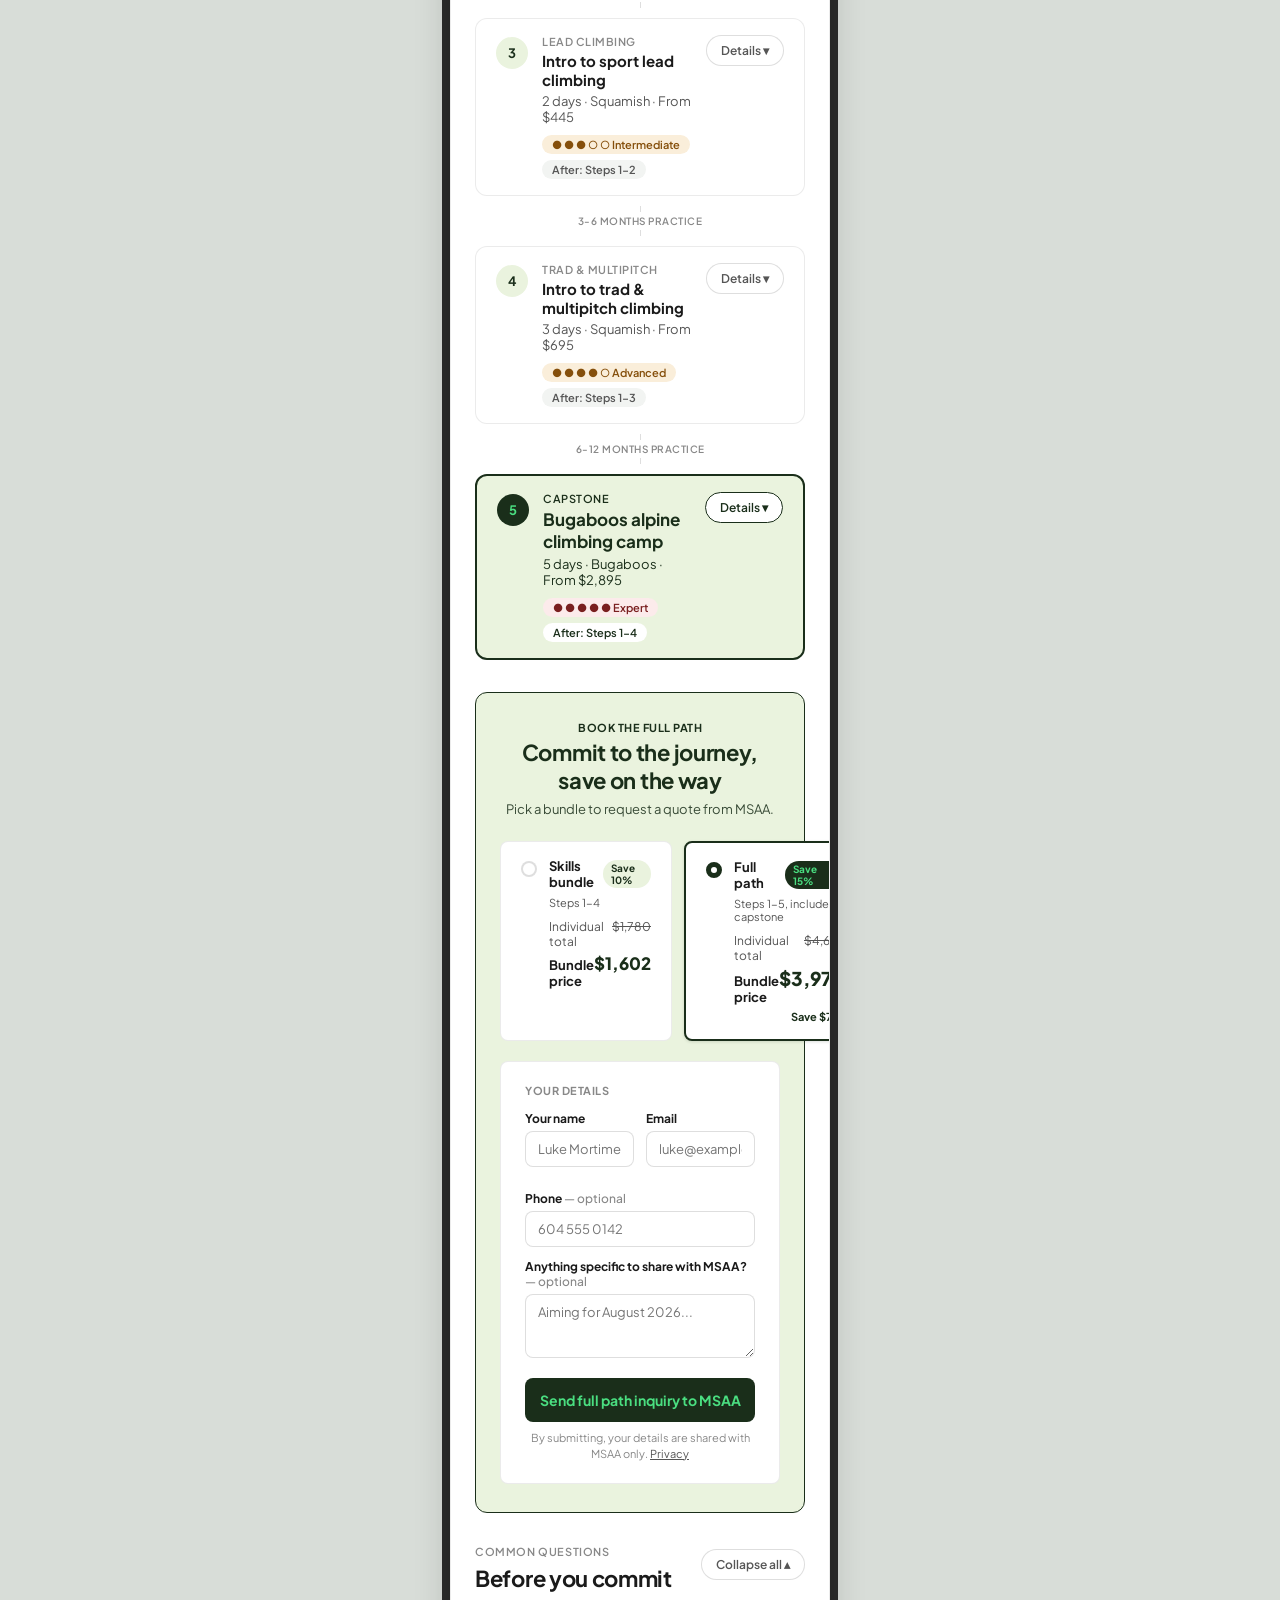
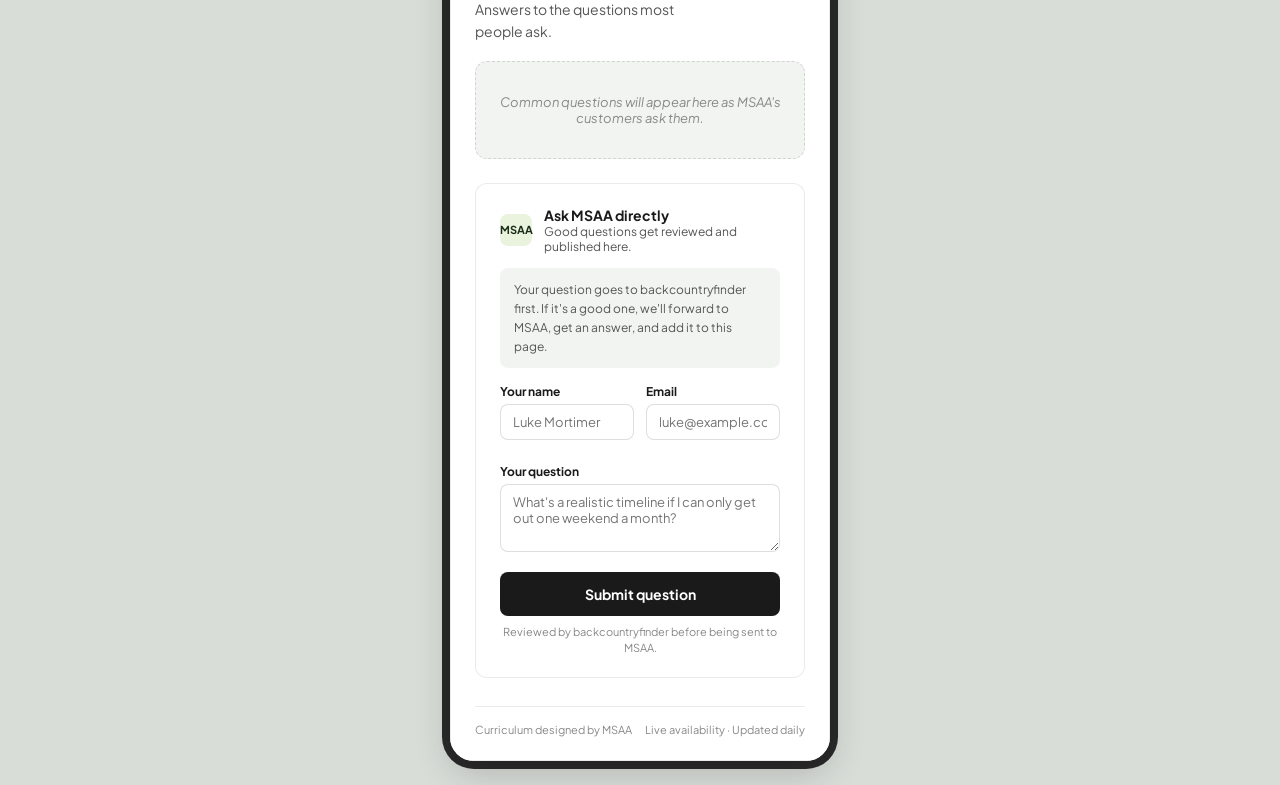
<file: design-spec/progression-mobile.html>
<!DOCTYPE html>
<html lang="en">
<head>
<meta charset="UTF-8">
<meta name="viewport" content="width=device-width, initial-scale=1.0">
<title>Progression page — mobile ground truth</title>

<link rel="preconnect" href="https://fonts.googleapis.com">
<link rel="preconnect" href="https://fonts.gstatic.com" crossorigin>
<link href="https://fonts.googleapis.com/css2?family=Plus+Jakarta+Sans:ital,wght@0,400;0,500;0,600;0,700;0,800;1,700&display=swap" rel="stylesheet">

<style>
  :root {
    --green-dark: #1a2e1a;
    --green-mid: #2d4a2d;
    --green-accent: #4ade80;
    --green-light: #eaf3de;
    --amber-light: #faeeda;
    --amber-dark: #854f0b;
    --text-primary: #1a1a1a;
    --text-secondary: #555;
    --text-tertiary: #888;
    --border: rgba(0,0,0,0.08);
    --border-mid: rgba(0,0,0,0.13);
    --bg: #f8faf8;
    --bg-card: #ffffff;
    --bg-secondary: #f2f4f2;
    --radius: 12px;
    --radius-sm: 8px;
    --radius-pill: 24px;
    --font: 'Plus Jakarta Sans', sans-serif;
  }
  * { box-sizing: border-box; margin: 0; padding: 0; }
  body {
    font-family: var(--font);
    background: #d8ddd8;
    color: var(--text-primary);
    -webkit-font-smoothing: antialiased;
    padding: 24px 0;
    display: flex;
    justify-content: center;
  }

  /*
    The mobile frame mimics a 380px-wide phone viewport so reviewers can see
    exactly how the layout behaves below the 480px breakpoint. The .prog-page
    inside it inherits the same styles from progression.css — but at this
    width, the @media (max-width: 480px) rules apply.
  */
  .device-frame {
    width: 380px;
    max-width: 100%;
    background: var(--bg);
    border-radius: 24px;
    overflow: hidden;
    box-shadow: 0 12px 36px rgba(0,0,0,0.18), 0 0 0 8px #2a2a2a;
  }
</style>

<link rel="stylesheet" href="./progression.css">
</head>
<body>

<!--
  ─────────────────────────────────────────────────────────────────────────────
  PROGRESSION PAGE — MOBILE GROUND TRUTH
  ─────────────────────────────────────────────────────────────────────────────
  Same DOM as progression-desktop.html — the layout differences are CSS-only,
  driven by the @media (max-width: 480px) block in progression.css. This file
  is rendered inside a 380px frame so reviewers can see the breakpoint apply.

  Mobile-specific adaptations (all enforced in CSS, not markup):
    - Page edges go full-width (no rounded corners)
    - Crumb compresses; "Powered by" mark hidden
    - Hero shrinks to 220px, title to 22px
    - "The path" stat row becomes a 3-column card grid
    - Provider rating chip wraps below the name when space is tight
    - Course rungs go full-width, button stacks below the badges
    - Bundle cards stack 1-column instead of 2-column grid
    - Form name+email collapse from 2-column to 1-column
    - FAQ "Collapse all" button drops below the heading instead of right of it

  Note: gear list moves into the expanded Details panel (already true on
  desktop too — this was a design decision earlier in the chat).
-->

<div class="device-frame">
<main class="prog-page">

  <div class="prog-crumb">
    <div class="prog-crumb-path">
      <div class="prog-crumb-mono">bf</div>
      <span class="prog-crumb-url">/msaa/summer-progression</span>
    </div>
    <span class="prog-crumb-mark">Powered by backcountryfinder</span>
  </div>

  <div class="prog-hero" style="background-image: url('https://images.unsplash.com/photo-1464822759023-fed622ff2c3b?w=800&q=80');">
    <div class="prog-hero-overlay"></div>
    <div class="prog-hero-pill">Capstone</div>
    <div class="prog-hero-content">
      <p class="prog-hero-eyebrow">MSAA · Summer</p>
      <h1 class="prog-hero-title">How to become an alpine climber</h1>
      <p class="prog-hero-sub">Gym to Bugaboos in five courses</p>
    </div>
  </div>

  <a href="#bundle" class="prog-savings-hint">
    <div class="prog-savings-hint-row">
      <p class="prog-savings-hint-text"><strong>Save $701</strong> on the full path</p>
      <span class="prog-savings-hint-cta">See bundle ↓</span>
    </div>
  </a>

  <div class="prog-body">

    <div class="prog-path">
      <p class="prog-eyebrow">The path</p>
      <p class="prog-path-blurb">From your first day on real rock to leading a multipitch route in the Bugaboos. Five courses, building one skill at a time.</p>
      <!-- Mobile: 3-card stat grid (CSS handles this with grid-template-columns) -->
      <div class="prog-path-stats">
        <div class="stat-card"><strong>5</strong><span>courses</span></div>
        <div class="stat-card"><strong>13</strong><span>days</span></div>
        <div class="stat-card"><strong>12-18</strong><span>months</span></div>
      </div>
    </div>

    <!--
      Mobile note: in CSS, the prog-path-stats > .stat-card layout only applies
      below 480px. On desktop, those .stat-card divs are styled as inline spans.
      To support both, the markup uses .stat-card containers with <strong> +
      <span> children — the desktop CSS just unwraps them visually.

      Decision: use the SAME markup (.stat-card with strong+span) on both
      breakpoints. Desktop CSS hides the card chrome.
    -->

    <div class="prog-provider">
      <div class="prog-provider-head">
        <div class="prog-provider-id">
          <div class="prog-provider-tile">MSAA</div>
          <div>
            <p class="prog-provider-name">Mountain Skills Academy &amp; Adventures</p>
            <p class="prog-provider-cert">ACMG &amp; IFMGA · Squamish, BC</p>
          </div>
        </div>
        <a href="#" class="prog-provider-rating">
          <span class="prog-provider-rating-stars">★ 4.9</span>
          <span class="prog-provider-rating-count">312 Google reviews</span>
        </a>
      </div>
      <p class="prog-provider-blurb">Operating since 2003, MSAA runs courses across Squamish, Whistler, and the Bugaboos with certified mountain guides.</p>
    </div>

    <!-- Course rungs -->
    <div class="prog-rungs">

      <div class="prog-rung" data-expanded="false" data-step="1">
        <div class="prog-rung-row">
          <div class="prog-rung-num">1</div>
          <div class="prog-rung-body">
            <p class="prog-rung-label">Foundation</p>
            <p class="prog-rung-title">Intro to outdoor rock climbing</p>
            <p class="prog-rung-meta">2 days · Squamish · From $395</p>
            <div class="prog-rung-badges">
              <span class="prog-badge prog-badge-difficulty-low">● ○ ○ ○ ○ Beginner</span>
              <span class="prog-badge prog-badge-meta">No prerequisites</span>
            </div>
          </div>
          <div class="prog-rung-actions">
            <button class="prog-rung-toggle" aria-expanded="false" data-rung-toggle>Details ▾</button>
          </div>
        </div>
        <div class="prog-rung-detail">
          <div class="prog-rung-gear">
            <p class="prog-rung-gear-label">What to bring</p>
            <p class="prog-rung-gear-text">Climbing shoes — everything else provided.</p>
          </div>
          <p class="prog-rung-summary">Your first day on real rock. Spend two days at Smoke Bluffs in Squamish learning to move on granite, tie in safely, belay outdoors, and read a route.</p>
          <a href="#" class="prog-rung-learn-more">Learn more →</a>
        </div>
      </div>

      <div class="prog-gap"><div class="prog-gap-line"></div><span class="prog-gap-text">2-3 MONTHS PRACTICE</span><div class="prog-gap-line"></div></div>

      <!-- Step 2 expanded for ground-truth view -->
      <div class="prog-rung" data-expanded="true" data-step="2">
        <div class="prog-rung-row">
          <div class="prog-rung-num">2</div>
          <div class="prog-rung-body">
            <p class="prog-rung-label">Skill builder</p>
            <p class="prog-rung-title">Anchor building &amp; top-rope setup</p>
            <p class="prog-rung-meta">1 day · Squamish · From $245</p>
            <div class="prog-rung-badges">
              <span class="prog-badge prog-badge-difficulty-low">● ● ○ ○ ○ Novice</span>
              <span class="prog-badge prog-badge-meta">After: Step 1</span>
            </div>
          </div>
          <div class="prog-rung-actions">
            <button class="prog-rung-toggle" aria-expanded="true" data-rung-toggle>Details ▴</button>
          </div>
        </div>
        <div class="prog-rung-detail">
          <div class="prog-rung-gear">
            <p class="prog-rung-gear-label">What to bring</p>
            <p class="prog-rung-gear-text">Harness, climbing shoes, helmet. Personal anchor system if you have one.</p>
          </div>
          <p class="prog-rung-summary">Build the gateway skill that separates gym climbers from outdoor climbers: setting up your own top-rope anchors. Spend a full day at Smoke Bluffs learning equalization, redundancy, and rope management on real rock.</p>
          <a href="#" class="prog-rung-learn-more">Learn more →</a>
        </div>
      </div>

      <div class="prog-gap"><div class="prog-gap-line"></div><span class="prog-gap-text">3-6 MONTHS PRACTICE</span><div class="prog-gap-line"></div></div>

      <div class="prog-rung" data-expanded="false" data-step="3">
        <div class="prog-rung-row">
          <div class="prog-rung-num">3</div>
          <div class="prog-rung-body">
            <p class="prog-rung-label">Lead climbing</p>
            <p class="prog-rung-title">Intro to sport lead climbing</p>
            <p class="prog-rung-meta">2 days · Squamish · From $445</p>
            <div class="prog-rung-badges">
              <span class="prog-badge prog-badge-difficulty-mid">● ● ● ○ ○ Intermediate</span>
              <span class="prog-badge prog-badge-meta">After: Steps 1-2</span>
            </div>
          </div>
          <div class="prog-rung-actions">
            <button class="prog-rung-toggle" aria-expanded="false" data-rung-toggle>Details ▾</button>
          </div>
        </div>
        <div class="prog-rung-detail">
          <div class="prog-rung-gear">
            <p class="prog-rung-gear-label">What to bring</p>
            <p class="prog-rung-gear-text">Harness, climbing shoes, helmet.</p>
          </div>
          <p class="prog-rung-summary">Move from following to leading. Two days on Squamish sport routes learning clipping technique, fall management, and lead belaying.</p>
          <a href="#" class="prog-rung-learn-more">Learn more →</a>
        </div>
      </div>

      <div class="prog-gap"><div class="prog-gap-line"></div><span class="prog-gap-text">3-6 MONTHS PRACTICE</span><div class="prog-gap-line"></div></div>

      <div class="prog-rung" data-expanded="false" data-step="4">
        <div class="prog-rung-row">
          <div class="prog-rung-num">4</div>
          <div class="prog-rung-body">
            <p class="prog-rung-label">Trad &amp; multipitch</p>
            <p class="prog-rung-title">Intro to trad &amp; multipitch climbing</p>
            <p class="prog-rung-meta">3 days · Squamish · From $695</p>
            <div class="prog-rung-badges">
              <span class="prog-badge prog-badge-difficulty-mid">● ● ● ● ○ Advanced</span>
              <span class="prog-badge prog-badge-meta">After: Steps 1-3</span>
            </div>
          </div>
          <div class="prog-rung-actions">
            <button class="prog-rung-toggle" aria-expanded="false" data-rung-toggle>Details ▾</button>
          </div>
        </div>
        <div class="prog-rung-detail">
          <div class="prog-rung-gear">
            <p class="prog-rung-gear-label">What to bring</p>
            <p class="prog-rung-gear-text">Harness, climbing shoes, helmet, trad rack if you have one.</p>
          </div>
          <p class="prog-rung-summary">Place your own protection and link multiple pitches together. Three days learning gear placements, anchor construction at belay stations, route-finding, and rope management.</p>
          <a href="#" class="prog-rung-learn-more">Learn more →</a>
        </div>
      </div>

      <div class="prog-gap"><div class="prog-gap-line"></div><span class="prog-gap-text">6-12 MONTHS PRACTICE</span><div class="prog-gap-line"></div></div>

      <div class="prog-rung prog-rung-capstone" data-expanded="false" data-step="5" data-is-capstone="true">
        <div class="prog-rung-row">
          <div class="prog-rung-num">5</div>
          <div class="prog-rung-body">
            <p class="prog-rung-label">Capstone</p>
            <p class="prog-rung-title">Bugaboos alpine climbing camp</p>
            <p class="prog-rung-meta">5 days · Bugaboos · From $2,895</p>
            <div class="prog-rung-badges">
              <span class="prog-badge prog-badge-difficulty-high">● ● ● ● ● Expert</span>
              <span class="prog-badge prog-badge-meta">After: Steps 1-4</span>
            </div>
          </div>
          <div class="prog-rung-actions">
            <button class="prog-rung-toggle" aria-expanded="false" data-rung-toggle>Details ▾</button>
          </div>
        </div>
        <div class="prog-rung-detail">
          <div class="prog-rung-gear">
            <p class="prog-rung-gear-label">What to bring</p>
            <p class="prog-rung-gear-text">Full alpine kit. See course page for the complete list — MSAA can also help advise.</p>
          </div>
          <p class="prog-rung-summary">Five days in the Bugaboos applying everything you've learned. Glacier travel, multi-pitch granite, and alpine rock climbing on iconic spires.</p>
          <a href="#" class="prog-rung-learn-more">Learn more →</a>
        </div>
      </div>

    </div>

    <!-- Bundle section -->
    <div id="bundle" class="prog-bundle">
      <div class="prog-bundle-header">
        <p class="prog-bundle-eyebrow">Book the full path</p>
        <h2 class="prog-bundle-title">Commit to the journey, save on the way</h2>
        <p class="prog-bundle-sub">Pick a bundle to request a quote from MSAA.</p>
      </div>

      <div class="prog-bundle-options">
        <div class="prog-bundle-card" data-selected="false" data-bundle="skills">
          <div class="prog-bundle-card-row">
            <div class="prog-bundle-radio"></div>
            <div class="prog-bundle-card-body">
              <div class="prog-bundle-card-head">
                <p class="prog-bundle-card-name">Skills bundle</p>
                <span class="prog-bundle-discount-pill">Save 10%</span>
              </div>
              <p class="prog-bundle-card-scope">Steps 1-4</p>
              <div class="prog-bundle-row-totals">
                <span>Individual total</span>
                <span class="strike">$1,780</span>
              </div>
              <div class="prog-bundle-row-final">
                <span class="prog-bundle-row-final-label">Bundle price</span>
                <span class="prog-bundle-row-final-price">$1,602</span>
              </div>
            </div>
          </div>
        </div>

        <div class="prog-bundle-card" data-selected="true" data-bundle="full">
          <div class="prog-bundle-card-row">
            <div class="prog-bundle-radio"></div>
            <div class="prog-bundle-card-body">
              <div class="prog-bundle-card-head">
                <p class="prog-bundle-card-name">Full path</p>
                <span class="prog-bundle-discount-pill">Save 15%</span>
              </div>
              <p class="prog-bundle-card-scope">Steps 1-5, includes capstone</p>
              <div class="prog-bundle-row-totals">
                <span>Individual total</span>
                <span class="strike">$4,675</span>
              </div>
              <div class="prog-bundle-row-final">
                <span class="prog-bundle-row-final-label">Bundle price</span>
                <span class="prog-bundle-row-final-price">$3,974</span>
              </div>
              <p class="prog-bundle-savings-line">Save $701</p>
            </div>
          </div>
        </div>
      </div>

      <form class="prog-form" data-phase="1-stub" onsubmit="return false;">
        <p class="prog-form-eyebrow">Your details</p>

        <div class="prog-form-grid-2">
          <div class="prog-form-field">
            <label for="m-bundle-name">Your name</label>
            <input id="m-bundle-name" type="text" placeholder="Luke Mortimer" />
          </div>
          <div class="prog-form-field">
            <label for="m-bundle-email">Email</label>
            <input id="m-bundle-email" type="email" placeholder="luke@example.com" />
          </div>
        </div>

        <div class="prog-form-field">
          <label for="m-bundle-phone">Phone <span class="optional">— optional</span></label>
          <input id="m-bundle-phone" type="tel" placeholder="604 555 0142" />
        </div>

        <div class="prog-form-field">
          <label for="m-bundle-notes">Anything specific to share with MSAA? <span class="optional">— optional</span></label>
          <textarea id="m-bundle-notes" rows="2" placeholder="Aiming for August 2026..."></textarea>
        </div>

        <button type="submit" class="prog-form-submit" data-bundle-submit>Send full path inquiry to MSAA</button>
        <p class="prog-form-fineprint">By submitting, your details are shared with MSAA only. <a href="#">Privacy</a></p>
      </form>
    </div>

    <!-- FAQ — Phase 1 empty state, Ask MSAA stub -->
    <div class="prog-faq">
      <div class="prog-faq-header">
        <div class="prog-faq-header-text">
          <p class="prog-eyebrow">Common questions</p>
          <h2 class="prog-faq-title">Before you commit</h2>
          <p class="prog-faq-intro">Answers to the questions most people ask.</p>
        </div>
        <button class="prog-faq-collapse-all" data-faq-collapse-all>Collapse all ▴</button>
      </div>

      <div class="prog-faq-list">
        <div class="prog-faq-empty">Common questions will appear here as MSAA's customers ask them.</div>
      </div>

      <div class="prog-ask">
        <div class="prog-ask-header">
          <div class="prog-ask-tile">MSAA</div>
          <div>
            <p class="prog-ask-title">Ask MSAA directly</p>
            <p class="prog-ask-sub">Good questions get reviewed and published here.</p>
          </div>
        </div>

        <p class="prog-ask-context">Your question goes to backcountryfinder first. If it's a good one, we'll forward to MSAA, get an answer, and add it to this page.</p>

        <form data-phase="3b-stub" onsubmit="return false;">
          <div class="prog-form-grid-2">
            <div class="prog-form-field">
              <label for="m-ask-name">Your name</label>
              <input id="m-ask-name" type="text" placeholder="Luke Mortimer" />
            </div>
            <div class="prog-form-field">
              <label for="m-ask-email">Email</label>
              <input id="m-ask-email" type="email" placeholder="luke@example.com" />
            </div>
          </div>

          <div class="prog-form-field">
            <label for="m-ask-question">Your question</label>
            <textarea id="m-ask-question" rows="3" placeholder="What's a realistic timeline if I can only get out one weekend a month?"></textarea>
          </div>

          <button type="submit" class="prog-form-submit prog-form-submit-alt" data-ask-submit>Submit question</button>
          <p class="prog-form-fineprint">Reviewed by backcountryfinder before being sent to MSAA.</p>
        </form>
      </div>
    </div>

    <div class="prog-credit">
      <p>Curriculum designed by MSAA</p>
      <p>Live availability · Updated daily</p>
    </div>

  </div>
</main>
</div>

<script>
(function () {
  document.querySelectorAll('[data-rung-toggle]').forEach(function (btn) {
    btn.addEventListener('click', function () {
      var rung = btn.closest('.prog-rung');
      var expanded = rung.getAttribute('data-expanded') === 'true';
      rung.setAttribute('data-expanded', !expanded);
      btn.setAttribute('aria-expanded', !expanded);
      btn.textContent = expanded ? 'Details ▾' : 'Details ▴';
    });
  });

  var BUNDLE_LABELS = {
    skills: 'Send skills bundle inquiry to MSAA',
    full:   'Send full path inquiry to MSAA'
  };
  function selectBundle(bundle) {
    document.querySelectorAll('.prog-bundle-card').forEach(function (card) {
      card.setAttribute('data-selected', card.getAttribute('data-bundle') === bundle ? 'true' : 'false');
    });
    var submitBtn = document.querySelector('[data-bundle-submit]');
    if (submitBtn) submitBtn.textContent = BUNDLE_LABELS[bundle] || submitBtn.textContent;
  }
  document.querySelectorAll('.prog-bundle-card').forEach(function (card) {
    card.addEventListener('click', function () {
      selectBundle(card.getAttribute('data-bundle'));
    });
  });

  var collapseBtn = document.querySelector('[data-faq-collapse-all]');
  if (collapseBtn) {
    collapseBtn.addEventListener('click', function () {
      var anyExpanded = !!document.querySelector('.prog-faq-item[data-expanded="true"]');
      document.querySelectorAll('.prog-faq-item').forEach(function (item) {
        item.setAttribute('data-expanded', anyExpanded ? 'false' : 'true');
        var icon = item.querySelector('.prog-faq-q-icon');
        if (icon) icon.textContent = anyExpanded ? '+' : '−';
      });
      collapseBtn.textContent = anyExpanded ? 'Expand all ▾' : 'Collapse all ▴';
    });
  }
})();
</script>

</body>
</html>
</file>
<file: design-spec/progression.css>
/* ─────────────────────────────────────────────────────────────────────────────
   Progression page styles — backcountryfinder.com
   Reuses existing index.html design tokens (--green-dark, --green-accent,
   --green-light, --amber-*, --text-*, --bg-*, --radius*, --font, --border*).
   This file adds only the components specific to progression pages.
   ───────────────────────────────────────────────────────────────────────────── */

/* Page wrapper — sits inside the existing topnav, narrower than search results */
.prog-page {
  max-width: 860px;
  margin: 0 auto;
  background: var(--bg-card);
  border-radius: var(--radius);
  overflow: hidden;
  border: 1px solid var(--border);
}

/* ── URL crumb bar ─────────────────────────────────────────────────────────── */
.prog-crumb {
  display: flex;
  align-items: center;
  justify-content: space-between;
  padding: 12px 24px;
  border-bottom: 1px solid var(--border);
  background: var(--bg-card);
}
.prog-crumb-path {
  display: flex;
  align-items: center;
  gap: 10px;
}
.prog-crumb-mono {
  width: 22px; height: 22px;
  border-radius: 5px;
  background: var(--green-dark);
  color: var(--green-accent);
  display: flex; align-items: center; justify-content: center;
  font-size: 11px; font-weight: 700;
  font-style: italic;
  letter-spacing: -0.3px;
}
.prog-crumb-url { font-size: 12px; color: var(--text-secondary); }
.prog-crumb-mark { font-size: 11px; color: var(--text-tertiary); }

/* ── Hero ──────────────────────────────────────────────────────────────────── */
.prog-hero {
  position: relative;
  height: 280px;
  background-size: cover;
  background-position: center;
  background-color: var(--green-mid); /* fallback */
}
.prog-hero-overlay {
  position: absolute; inset: 0;
  background: linear-gradient(180deg,
    rgba(26,46,26,0.15) 0%,
    rgba(26,46,26,0.10) 40%,
    rgba(26,46,26,0.78) 100%);
}
.prog-hero-pill {
  position: absolute; top: 14px; right: 14px;
  background: rgba(0,0,0,0.5);
  backdrop-filter: blur(4px);
  padding: 5px 11px;
  border-radius: var(--radius-pill);
  font-size: 10px;
  color: rgba(255,255,255,0.9);
  letter-spacing: 0.5px;
  text-transform: uppercase;
  font-weight: 600;
}
.prog-hero-content {
  position: absolute; bottom: 0; left: 0; right: 0;
  padding: 24px;
}
.prog-hero-eyebrow {
  font-size: 11px;
  color: rgba(255,255,255,0.85);
  letter-spacing: 0.6px;
  text-transform: uppercase;
  font-weight: 600;
  margin-bottom: 6px;
}
.prog-hero-title {
  font-size: 32px;
  font-weight: 700;
  color: #fff;
  line-height: 1.2;
  letter-spacing: -0.5px;
  margin-bottom: 6px;
}
.prog-hero-sub {
  font-size: 14px;
  color: rgba(255,255,255,0.85);
  font-style: italic;
}

/* ── Savings hint banner ───────────────────────────────────────────────────── */
.prog-savings-hint {
  display: block;
  text-decoration: none;
  padding: 12px 24px;
  background: var(--green-light);
  border-bottom: 1px solid var(--border);
}
.prog-savings-hint-row {
  display: flex;
  align-items: center;
  justify-content: space-between;
  gap: 12px;
}
.prog-savings-hint-text {
  font-size: 13px;
  color: var(--green-dark);
  margin: 0;
  line-height: 1.4;
}
.prog-savings-hint-text strong {
  font-weight: 700;
}
.prog-savings-hint-cta {
  font-size: 12px;
  color: var(--green-dark);
  white-space: nowrap;
  font-weight: 600;
}

/* ── Body padding ──────────────────────────────────────────────────────────── */
.prog-body {
  padding: 28px 24px 24px;
}

/* ── "The path" intro ──────────────────────────────────────────────────────── */
.prog-path {
  margin-bottom: 24px;
  padding-bottom: 24px;
  border-bottom: 1px solid var(--border);
}
.prog-eyebrow {
  font-size: 11px;
  color: var(--text-tertiary);
  letter-spacing: 0.6px;
  text-transform: uppercase;
  font-weight: 600;
  margin-bottom: 6px;
}
.prog-path-blurb {
  font-size: 15px;
  color: var(--text-primary);
  line-height: 1.6;
  margin-bottom: 14px;
}
.prog-path-stats {
  display: flex;
  gap: 18px;
  font-size: 13px;
  color: var(--text-secondary);
}
.prog-path-stats strong {
  color: var(--text-primary);
  font-weight: 700;
}

/* ── Provider blurb card ───────────────────────────────────────────────────── */
.prog-provider {
  margin-bottom: 28px;
  padding: 16px 20px;
  background: var(--bg-card);
  border: 1px solid var(--border);
  border-radius: var(--radius);
}
.prog-provider-head {
  display: flex;
  align-items: center;
  justify-content: space-between;
  gap: 12px;
  margin-bottom: 10px;
}
.prog-provider-id {
  display: flex;
  align-items: center;
  gap: 12px;
}
.prog-provider-tile {
  width: 36px; height: 36px;
  border-radius: var(--radius-sm);
  background: var(--green-light);
  display: flex; align-items: center; justify-content: center;
  font-weight: 700;
  font-size: 11px;
  color: var(--green-dark);
}
.prog-provider-name {
  font-size: 14px;
  font-weight: 700;
  color: var(--text-primary);
  margin-bottom: 2px;
}
.prog-provider-cert {
  font-size: 12px;
  color: var(--text-secondary);
}
.prog-provider-rating {
  display: flex;
  align-items: center;
  gap: 6px;
  padding: 4px 10px;
  background: var(--bg-secondary);
  border-radius: var(--radius-pill);
  text-decoration: none;
  flex-shrink: 0;
}
.prog-provider-rating-stars {
  font-size: 12px;
  color: var(--text-primary);
  font-weight: 700;
}
.prog-provider-rating-count {
  font-size: 11px;
  color: var(--text-secondary);
}
.prog-provider-blurb {
  font-size: 13px;
  color: var(--text-secondary);
  line-height: 1.6;
}

/* ── Course rungs ──────────────────────────────────────────────────────────── */
.prog-rungs {
  display: flex;
  flex-direction: column;
  gap: 0;
}
.prog-rung {
  background: var(--bg-card);
  border: 1px solid var(--border);
  border-radius: var(--radius);
  overflow: hidden;
}
.prog-rung-row {
  padding: 16px 20px;
  display: flex;
  align-items: flex-start;
  gap: 14px;
}
.prog-rung-num {
  width: 32px; height: 32px;
  border-radius: 50%;
  background: var(--green-light);
  color: var(--green-dark);
  display: flex; align-items: center; justify-content: center;
  font-weight: 700;
  font-size: 13px;
  flex-shrink: 0;
  margin-top: 2px;
}
.prog-rung-body {
  flex: 1;
  min-width: 0;
}
.prog-rung-label {
  font-size: 11px;
  color: var(--text-tertiary);
  letter-spacing: 0.5px;
  text-transform: uppercase;
  font-weight: 600;
  margin-bottom: 3px;
}
.prog-rung-title {
  font-size: 15px;
  font-weight: 700;
  color: var(--text-primary);
  margin-bottom: 4px;
}
.prog-rung-meta {
  font-size: 13px;
  color: var(--text-secondary);
  margin-bottom: 10px;
}
.prog-rung-badges {
  display: flex;
  flex-wrap: wrap;
  gap: 6px;
}
.prog-badge {
  font-size: 11px;
  padding: 3px 10px;
  border-radius: var(--radius-pill);
  white-space: nowrap;
  font-weight: 600;
}
.prog-badge-difficulty-low {
  background: var(--green-light);
  color: var(--green-dark);
}
.prog-badge-difficulty-mid {
  background: var(--amber-light);
  color: var(--amber-dark);
}
.prog-badge-difficulty-high {
  background: #fcebeb;
  color: #791f1f;
}
.prog-badge-meta {
  background: var(--bg-secondary);
  color: var(--text-secondary);
}
.prog-rung-actions {
  display: flex;
  gap: 8px;
  align-items: center;
  flex-shrink: 0;
}
.prog-rung-toggle {
  background: var(--bg-card);
  border: 1px solid var(--border-mid);
  color: var(--text-secondary);
  font-size: 12px;
  padding: 7px 14px;
  border-radius: var(--radius-pill);
  cursor: pointer;
  font-family: var(--font);
  font-weight: 600;
  transition: all 0.15s;
}
.prog-rung-toggle:hover {
  border-color: var(--green-dark);
  color: var(--green-dark);
}
.prog-rung-toggle[aria-expanded="true"] {
  color: var(--green-dark);
}

/* Capstone styling — dark green system, not purple */
.prog-rung-capstone {
  background: var(--green-light);
  border: 2px solid var(--green-dark);
}
.prog-rung-capstone .prog-rung-num {
  background: var(--green-dark);
  color: var(--green-accent);
}
.prog-rung-capstone .prog-rung-label,
.prog-rung-capstone .prog-rung-meta {
  color: var(--green-dark);
}
.prog-rung-capstone .prog-rung-title {
  font-size: 17px;
  color: var(--green-dark);
}
.prog-rung-capstone .prog-rung-toggle {
  border-color: var(--green-dark);
  color: var(--green-dark);
}
.prog-rung-capstone .prog-badge-meta {
  background: var(--bg-card);
  color: var(--green-dark);
}

/* Expanded details panel */
.prog-rung-detail {
  display: none;
  padding: 16px 20px 18px 66px;
  border-top: 1px solid var(--border);
  background: var(--bg-secondary);
}
.prog-rung[data-expanded="true"] .prog-rung-detail {
  display: block;
}
.prog-rung-gear {
  background: var(--bg-card);
  border: 1px solid var(--border);
  border-radius: var(--radius-sm);
  padding: 10px 14px;
  margin-bottom: 12px;
}
.prog-rung-gear-label {
  font-size: 10px;
  color: var(--text-tertiary);
  letter-spacing: 0.5px;
  text-transform: uppercase;
  font-weight: 600;
  margin-bottom: 4px;
}
.prog-rung-gear-text {
  font-size: 13px;
  color: var(--text-primary);
  line-height: 1.5;
}
.prog-rung-summary {
  font-size: 13px;
  line-height: 1.7;
  color: var(--text-secondary);
  margin-bottom: 10px;
}
.prog-rung-learn-more {
  font-size: 12px;
  color: var(--green-dark);
  text-decoration: none;
  font-weight: 700;
}
.prog-rung-learn-more:hover {
  text-decoration: underline;
}

/* Practice gap connector */
.prog-gap {
  display: flex;
  flex-direction: column;
  align-items: center;
  justify-content: center;
  gap: 3px;
  padding: 10px 0;
}
.prog-gap-line {
  width: 1px;
  height: 6px;
  background: var(--border-mid);
}
.prog-gap-text {
  font-size: 10px;
  color: var(--text-tertiary);
  letter-spacing: 0.5px;
  font-weight: 600;
}

/* ── Bundle section ────────────────────────────────────────────────────────── */
.prog-bundle {
  margin-top: 32px;
  padding: 28px 24px;
  background: var(--green-light);
  border: 1px solid var(--green-dark);
  border-radius: var(--radius);
}
.prog-bundle-header {
  text-align: center;
  margin-bottom: 22px;
}
.prog-bundle-eyebrow {
  font-size: 11px;
  color: var(--green-dark);
  letter-spacing: 0.5px;
  text-transform: uppercase;
  font-weight: 700;
  margin-bottom: 4px;
}
.prog-bundle-title {
  font-size: 22px;
  font-weight: 700;
  color: var(--green-dark);
  letter-spacing: -0.3px;
  margin-bottom: 6px;
}
.prog-bundle-sub {
  font-size: 13px;
  color: var(--green-dark);
  opacity: 0.85;
  line-height: 1.5;
}

.prog-bundle-options {
  display: grid;
  grid-template-columns: 1fr 1fr;
  gap: 12px;
  margin-bottom: 20px;
}
.prog-bundle-card {
  background: var(--bg-card);
  border: 1px solid var(--border);
  border-radius: var(--radius-sm);
  padding: 16px 20px;
  cursor: pointer;
  transition: all 0.15s;
}
.prog-bundle-card[data-selected="true"] {
  border: 2px solid var(--green-dark);
  box-shadow: 0 1px 3px rgba(26,46,26,0.15);
}
.prog-bundle-card-row {
  display: flex;
  gap: 12px;
  align-items: flex-start;
}
.prog-bundle-radio {
  width: 16px; height: 16px;
  border-radius: 50%;
  border: 2px solid var(--border-mid);
  background: var(--bg-card);
  flex-shrink: 0;
  margin-top: 3px;
}
.prog-bundle-card[data-selected="true"] .prog-bundle-radio {
  border: 5px solid var(--green-dark);
}
.prog-bundle-card-body { flex: 1; min-width: 0; }
.prog-bundle-card-head {
  display: flex;
  justify-content: space-between;
  align-items: center;
  margin-bottom: 6px;
}
.prog-bundle-card-name {
  font-size: 13px;
  color: var(--text-primary);
  font-weight: 700;
}
.prog-bundle-discount-pill {
  font-size: 10px;
  padding: 2px 8px;
  background: var(--green-light);
  color: var(--green-dark);
  border-radius: var(--radius-pill);
  font-weight: 700;
}
.prog-bundle-card[data-selected="true"] .prog-bundle-discount-pill {
  background: var(--green-dark);
  color: var(--green-accent);
}
.prog-bundle-card-scope {
  font-size: 11px;
  color: var(--text-secondary);
  margin-bottom: 10px;
}
.prog-bundle-row-totals {
  display: flex;
  justify-content: space-between;
  align-items: baseline;
  font-size: 12px;
  color: var(--text-secondary);
  margin-bottom: 3px;
}
.prog-bundle-row-totals .strike { text-decoration: line-through; }
.prog-bundle-row-final {
  display: flex;
  justify-content: space-between;
  align-items: baseline;
}
.prog-bundle-row-final-label {
  font-size: 13px;
  color: var(--text-primary);
  font-weight: 700;
}
.prog-bundle-row-final-price {
  color: var(--green-dark);
  font-weight: 800;
  font-size: 17px;
}
.prog-bundle-card[data-selected="true"] .prog-bundle-row-final-price {
  font-size: 19px;
}
.prog-bundle-savings-line {
  font-size: 11px;
  color: var(--green-dark);
  font-weight: 700;
  margin-top: 5px;
  text-align: right;
}

/* Inline form */
.prog-form {
  background: var(--bg-card);
  border: 1px solid var(--border);
  border-radius: var(--radius-sm);
  padding: 22px 24px;
}
.prog-form-eyebrow {
  font-size: 11px;
  color: var(--text-tertiary);
  letter-spacing: 0.5px;
  text-transform: uppercase;
  font-weight: 700;
  margin-bottom: 14px;
}
.prog-form-grid-2 {
  display: grid;
  grid-template-columns: 1fr 1fr;
  gap: 12px;
  margin-bottom: 12px;
}
.prog-form-field {
  margin-bottom: 12px;
}
.prog-form-field label {
  display: block;
  font-size: 12px;
  color: var(--text-primary);
  margin-bottom: 5px;
  font-weight: 700;
}
.prog-form-field label .optional {
  color: var(--text-tertiary);
  font-weight: 500;
}
.prog-form-field input,
.prog-form-field textarea {
  width: 100%;
  box-sizing: border-box;
  padding: 9px 12px;
  font-size: 13px;
  font-family: var(--font);
  border: 1px solid var(--border-mid);
  border-radius: var(--radius-sm);
  background: var(--bg-card);
  color: var(--text-primary);
  outline: none;
}
.prog-form-field input:focus,
.prog-form-field textarea:focus {
  border-color: var(--green-dark);
}
.prog-form-field textarea {
  resize: vertical;
  min-height: 64px;
  font-family: var(--font);
}
.prog-form-submit {
  width: 100%;
  padding: 13px;
  font-size: 14px;
  background: var(--green-dark);
  color: var(--green-accent);
  border: none;
  border-radius: var(--radius-sm);
  font-family: var(--font);
  font-weight: 700;
  cursor: pointer;
  margin-bottom: 8px;
  margin-top: 4px;
}
.prog-form-submit:hover { opacity: 0.92; }
.prog-form-submit-alt {
  background: var(--text-primary);
  color: #fff;
}
.prog-form-fineprint {
  text-align: center;
  font-size: 11px;
  color: var(--text-tertiary);
  line-height: 1.4;
}
.prog-form-fineprint a {
  color: var(--text-secondary);
}

/* ── FAQ ───────────────────────────────────────────────────────────────────── */
.prog-faq {
  margin-top: 32px;
}
.prog-faq-header {
  display: flex;
  align-items: flex-start;
  justify-content: space-between;
  gap: 16px;
  margin-bottom: 18px;
}
.prog-faq-header-text { flex: 1; min-width: 0; }
.prog-faq-title {
  font-size: 22px;
  font-weight: 700;
  color: var(--text-primary);
  letter-spacing: -0.3px;
  margin-bottom: 6px;
}
.prog-faq-intro {
  font-size: 14px;
  color: var(--text-secondary);
  line-height: 1.6;
}
.prog-faq-collapse-all {
  background: var(--bg-card);
  border: 1px solid var(--border-mid);
  color: var(--text-secondary);
  font-size: 12px;
  padding: 7px 14px;
  border-radius: var(--radius-pill);
  cursor: pointer;
  font-family: var(--font);
  font-weight: 600;
  white-space: nowrap;
  margin-top: 4px;
  flex-shrink: 0;
}

.prog-faq-list {
  display: flex;
  flex-direction: column;
  gap: 8px;
}
.prog-faq-item {
  background: var(--bg-card);
  border: 1px solid var(--border);
  border-radius: var(--radius);
  overflow: hidden;
}
.prog-faq-item[data-expanded="true"] {
  border-color: var(--border-mid);
}
.prog-faq-q {
  padding: 16px 20px;
  display: flex;
  align-items: center;
  justify-content: space-between;
  gap: 12px;
  cursor: pointer;
}
.prog-faq-q-text {
  font-size: 14px;
  font-weight: 700;
  color: var(--text-primary);
  line-height: 1.4;
  margin: 0;
}
.prog-faq-q-icon {
  width: 20px;
  height: 20px;
  flex-shrink: 0;
  color: var(--text-tertiary);
  display: flex;
  align-items: center;
  justify-content: center;
  font-size: 16px;
  font-weight: 600;
}
.prog-faq-a {
  display: none;
  padding: 0 20px 18px;
  font-size: 13px;
  color: var(--text-secondary);
  line-height: 1.7;
}
.prog-faq-item[data-expanded="true"] .prog-faq-a { display: block; }
.prog-faq-a p { margin-bottom: 10px; }
.prog-faq-a p:last-child { margin-bottom: 0; }
.prog-faq-meta {
  display: none;
  align-items: center;
  gap: 10px;
  padding: 0 20px 16px;
}
.prog-faq-item[data-expanded="true"] .prog-faq-meta { display: flex; }
.prog-faq-msaa-pill {
  font-size: 11px;
  padding: 3px 10px;
  background: var(--green-dark);
  color: var(--green-accent);
  border-radius: var(--radius-pill);
  font-weight: 700;
  display: inline-flex;
  align-items: center;
  gap: 5px;
}
.prog-faq-meta-date {
  font-size: 11px;
  color: var(--text-tertiary);
}
.prog-faq-empty {
  padding: 32px 20px;
  text-align: center;
  background: var(--bg-secondary);
  border: 1px dashed var(--border-mid);
  border-radius: var(--radius);
  font-size: 13px;
  color: var(--text-tertiary);
  font-style: italic;
}

/* Ask MSAA card */
.prog-ask {
  margin-top: 24px;
  padding: 22px 24px;
  background: var(--bg-card);
  border: 1px solid var(--border);
  border-radius: var(--radius);
}
.prog-ask-header {
  display: flex;
  align-items: center;
  gap: 12px;
  margin-bottom: 14px;
}
.prog-ask-tile {
  width: 32px; height: 32px;
  border-radius: var(--radius-sm);
  background: var(--green-light);
  display: flex; align-items: center; justify-content: center;
  font-weight: 700;
  font-size: 11px;
  color: var(--green-dark);
  flex-shrink: 0;
}
.prog-ask-title {
  font-size: 14px;
  font-weight: 700;
  color: var(--text-primary);
}
.prog-ask-sub {
  font-size: 12px;
  color: var(--text-secondary);
}
.prog-ask-context {
  font-size: 12px;
  color: var(--text-secondary);
  line-height: 1.6;
  padding: 12px 14px;
  background: var(--bg-secondary);
  border-radius: var(--radius-sm);
  margin-bottom: 16px;
}

/* ── Footer credit ─────────────────────────────────────────────────────────── */
.prog-credit {
  margin-top: 28px;
  padding-top: 16px;
  border-top: 1px solid var(--border);
  display: flex;
  justify-content: space-between;
  align-items: center;
}
.prog-credit p {
  font-size: 11px;
  color: var(--text-tertiary);
  margin: 0;
}

/* ─────────────────────────────────────────────────────────────────────────────
   MOBILE — breakpoint at 480px (matches the design decision)
   ───────────────────────────────────────────────────────────────────────────── */
@media (max-width: 480px) {
  .prog-page { border-radius: 0; border-left: none; border-right: none; }

  .prog-crumb { padding: 10px 14px; }
  .prog-crumb-mark { display: none; }
  .prog-crumb-url {
    font-size: 11px;
    white-space: nowrap; overflow: hidden; text-overflow: ellipsis;
  }

  .prog-hero { height: 220px; }
  .prog-hero-content { padding: 16px; }
  .prog-hero-title { font-size: 22px; line-height: 1.25; margin-bottom: 4px; }
  .prog-hero-sub { font-size: 13px; }

  .prog-savings-hint { padding: 10px 14px; }
  .prog-savings-hint-text { font-size: 12px; }
  .prog-savings-hint-cta { font-size: 11px; }

  .prog-body { padding: 18px 14px; }

  .prog-path { margin-bottom: 18px; padding-bottom: 18px; }
  .prog-path-blurb { font-size: 14px; }
  .prog-path-stats {
    display: grid;
    grid-template-columns: repeat(3, 1fr);
    gap: 8px;
  }
  .prog-path-stats .stat-card {
    background: var(--bg-card);
    border: 1px solid var(--border);
    border-radius: var(--radius-sm);
    padding: 10px;
    text-align: center;
  }
  .prog-path-stats .stat-card strong {
    display: block;
    font-size: 16px;
    margin-bottom: 2px;
  }
  .prog-path-stats .stat-card span {
    font-size: 11px;
    color: var(--text-secondary);
  }

  .prog-provider { margin-bottom: 18px; padding: 14px; }
  .prog-provider-head { flex-wrap: wrap; gap: 10px; }
  .prog-provider-rating { align-self: flex-start; }

  /* Rungs stack vertically on mobile — number and title at top, button below */
  .prog-rung-row {
    flex-direction: column;
    gap: 12px;
    padding: 14px 16px;
  }
  .prog-rung-row > .prog-rung-num + .prog-rung-body { width: 100%; }
  .prog-rung-row {
    display: grid;
    grid-template-columns: auto 1fr;
    grid-template-areas:
      "num head"
      "actions actions";
    gap: 0;
    align-items: center;
  }
  .prog-rung-num { grid-area: num; margin-right: 12px; margin-top: 0; }
  .prog-rung-body { grid-area: head; min-width: 0; }
  .prog-rung-actions {
    grid-area: actions;
    width: 100%;
    margin-top: 12px;
  }
  .prog-rung-actions .prog-rung-toggle {
    width: 100%;
    padding: 9px;
    text-align: center;
  }

  .prog-rung-detail { padding: 14px 16px 16px; }

  .prog-bundle { margin-top: 22px; padding: 22px 14px; }
  .prog-bundle-title { font-size: 18px; }
  .prog-bundle-options {
    grid-template-columns: 1fr;
    gap: 8px;
  }

  .prog-form { padding: 18px; }
  .prog-form-grid-2 {
    grid-template-columns: 1fr;
  }

  .prog-faq { margin-top: 22px; }
  .prog-faq-header { flex-direction: column; gap: 10px; }
  .prog-faq-collapse-all { align-self: flex-start; margin-top: 0; }
  .prog-faq-title { font-size: 18px; }
  .prog-faq-intro { font-size: 13px; }

  .prog-ask { padding: 18px; }

  .prog-credit { flex-direction: column; gap: 4px; text-align: center; }
}
</file>
